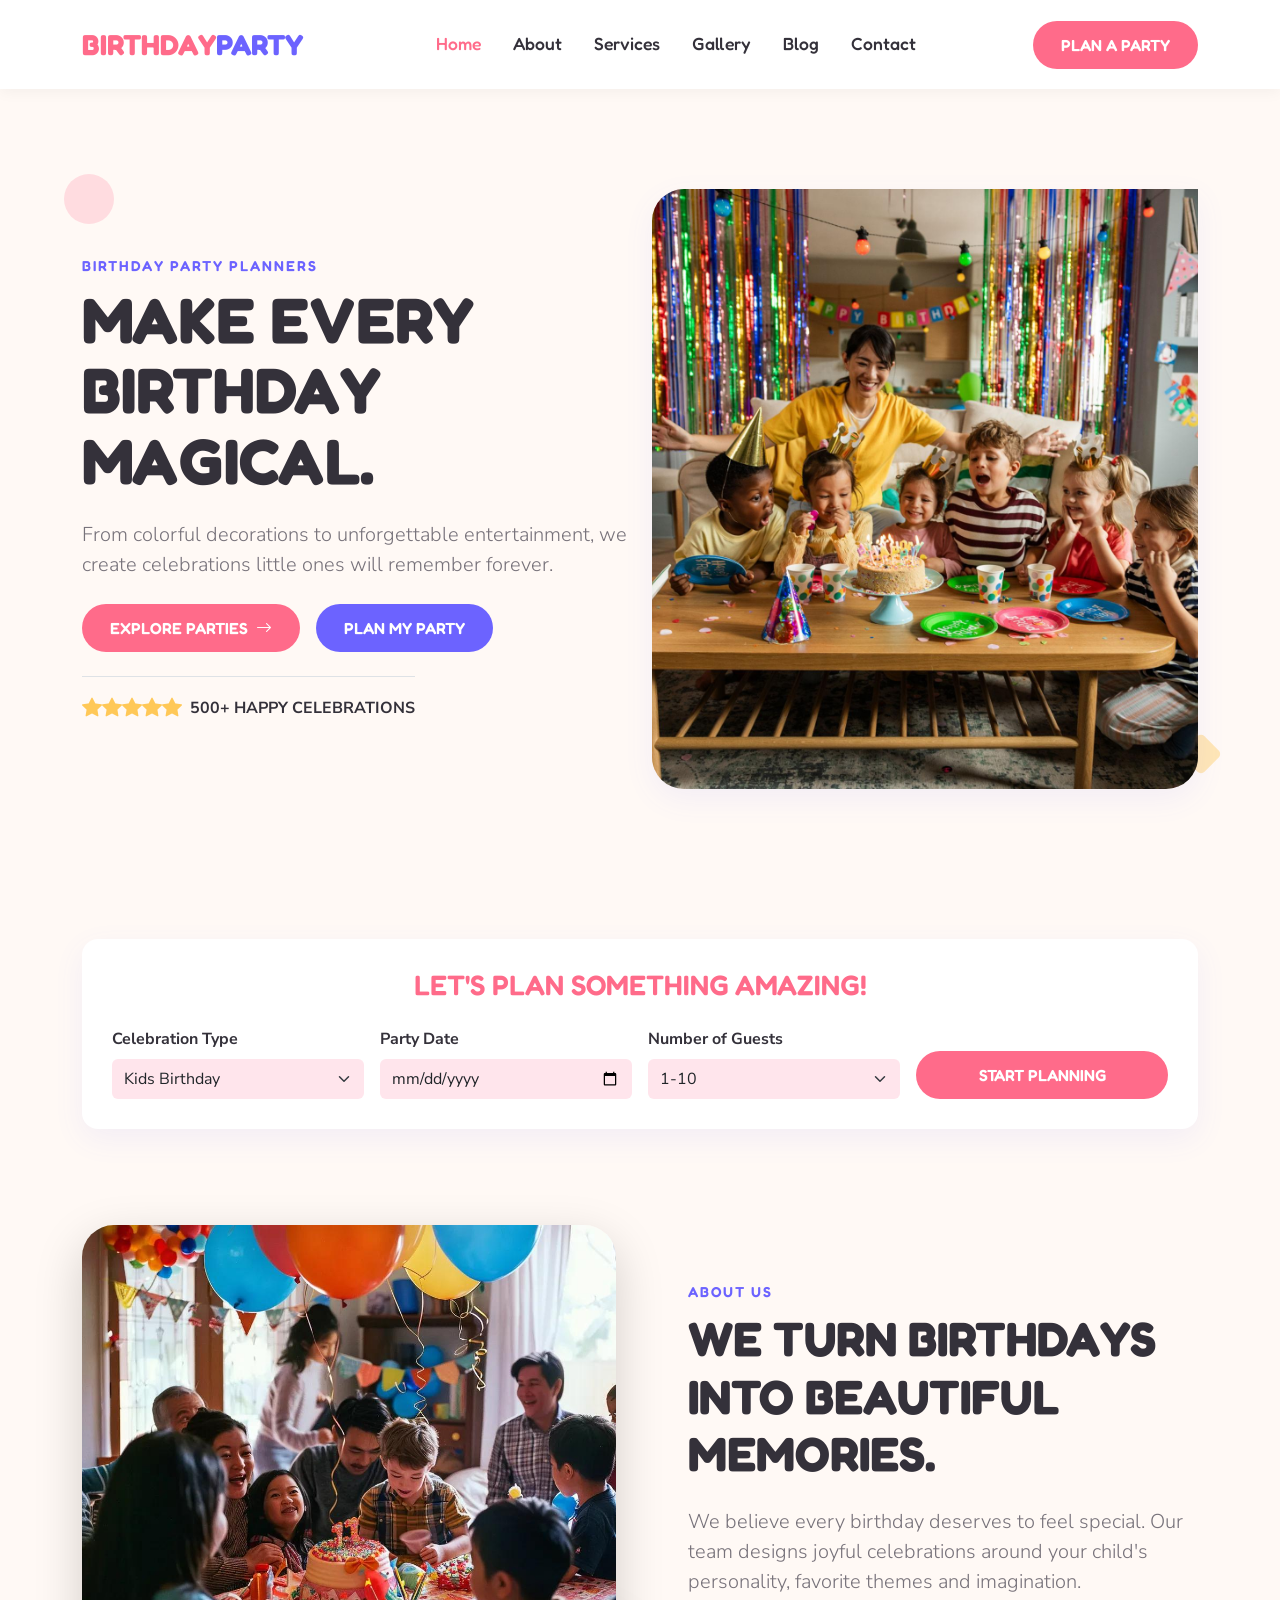
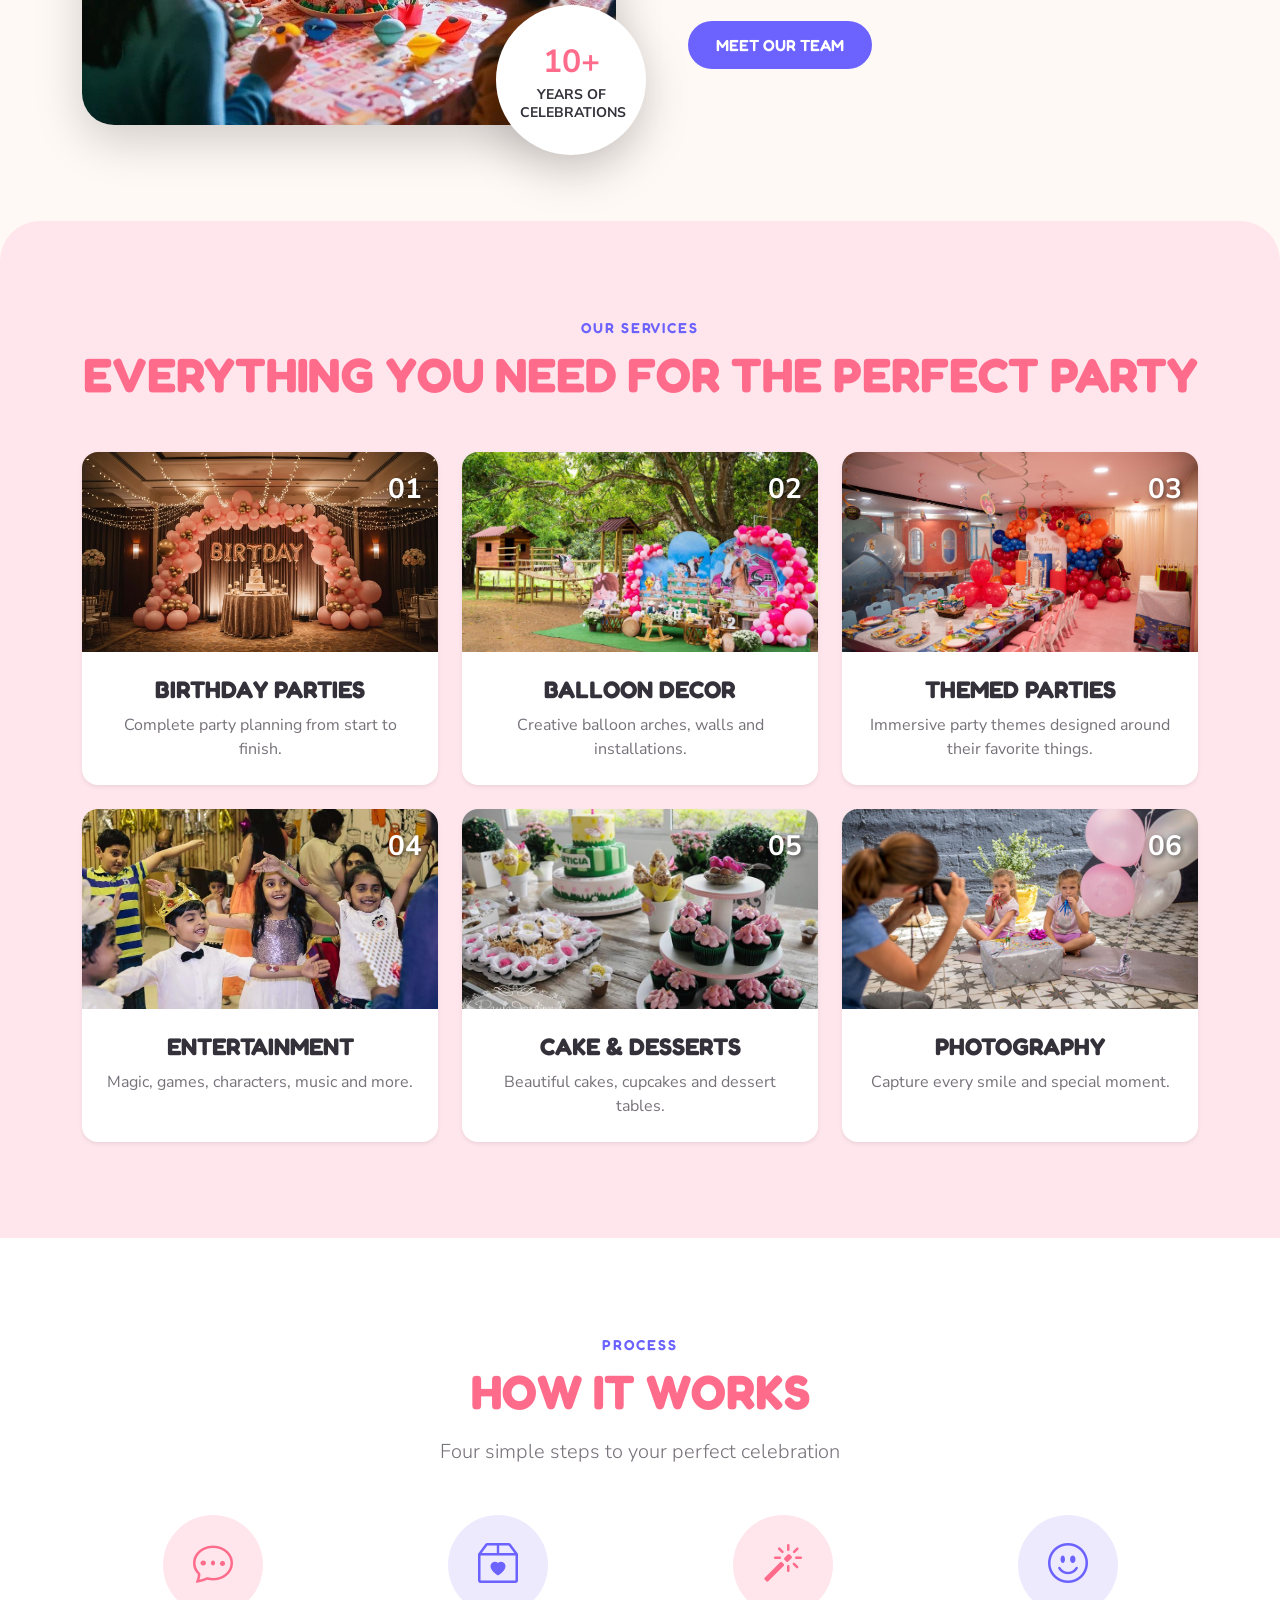
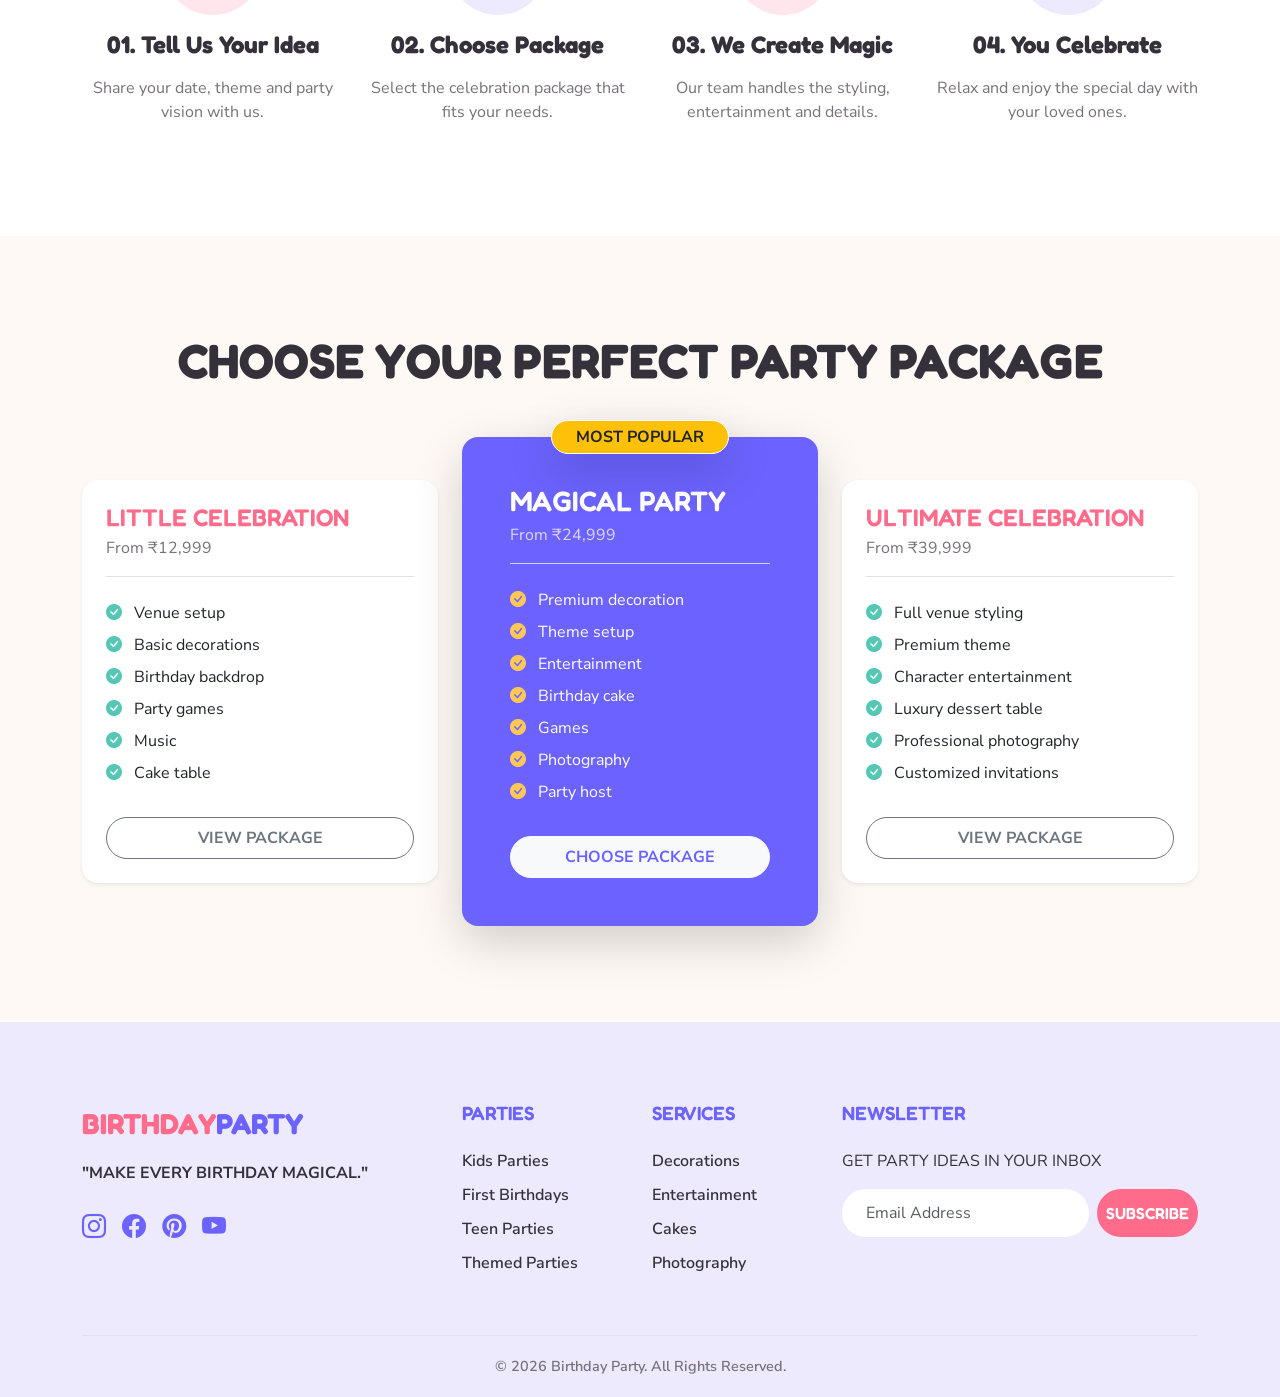
<file: index.html>
﻿<!DOCTYPE html>
<html lang="en">

<head>
    <meta charset="UTF-8">
    <meta name="viewport" content="width=device-width, initial-scale=1.0">
    <meta name="description"
        content="Plan a magical birthday celebration with themed parties, balloon decorations, entertainment, venues and custom birthday packages.">
    <title>Birthday Party Planner | Kids Parties, Themes & Decorations</title>

    <!-- Favicon -->
    <link rel="icon"
        href="data:image/svg+xml,<svg xmlns=%22http://www.w3.org/2000/svg%22 viewBox=%220 0 100 100%22><text y=%22.9em%22 font-size=%2290%22>🎈</text></svg>">

    <!-- Bootstrap 5 CSS -->
    <link href="https://cdn.jsdelivr.net/npm/bootstrap@5.3.2/dist/css/bootstrap.min.css" rel="stylesheet">
    <!-- Bootstrap Icons -->
    <link rel="stylesheet" href="https://cdn.jsdelivr.net/npm/bootstrap-icons@1.11.1/font/bootstrap-icons.css">

    <!-- Custom CSS -->
    <link rel="stylesheet" href="assets/css/style.css">
    <link rel="stylesheet" href="assets/css/responsive.css">
</head>

<body>

    <!-- Header -->
    <header class="site-header">
        <div class="container">
            <nav class="navbar navbar-expand-lg navbar-light">
                <a class="navbar-brand" href="index.html">BIRTHDAY<span>PARTY</span></a>

                <button class="navbar-toggler border-0" type="button" data-bs-toggle="collapse"
                    data-bs-target="#mainNav" aria-controls="mainNav" aria-expanded="false"
                    aria-label="Toggle navigation">
                    <span class="navbar-toggler-icon"></span>
                </button>

                <div class="collapse navbar-collapse" id="mainNav">
                    <ul class="navbar-nav mx-auto mb-2 mb-lg-0">
                        <li class="nav-item"><a class="nav-link active" href="index.html">Home</a></li>
                        <li class="nav-item"><a class="nav-link" href="about.html">About</a></li>
                        <li class="nav-item"><a class="nav-link" href="parties.html">Services</a></li>
                        <li class="nav-item"><a class="nav-link" href="gallery.html">Gallery</a></li>
                        <li class="nav-item"><a class="nav-link" href="blog.html">Blog</a></li>
                        <li class="nav-item"><a class="nav-link" href="contact.html">Contact</a></li>
                    </ul>
                    <a href="booking.html" class="btn-primary-custom btn-confetti">PLAN A PARTY</a>
                </div>
            </nav>
        </div>
    </header>

    <!-- Hero Section -->
    <section class="hero-section">
        <!-- Abstract CSS Shapes simulating balloons/confetti -->
        <div class="shape shape-1"
            style="width:50px;height:50px;background:var(--primary);border-radius:50%;opacity:0.2;"></div>
        <div class="shape shape-2"
            style="width:30px;height:30px;background:var(--accent);border-radius:5px;transform:rotate(45deg);opacity:0.4;">
        </div>
        <div class="shape shape-3"
            style="width:80px;height:80px;background:var(--accent2);border-radius:50%;opacity:0.15;"></div>

        <div class="container">
            <div class="row align-items-center">
                <div class="col-lg-6 mb-5 mb-lg-0 reveal">
                    <span class="eyebrow">BIRTHDAY PARTY PLANNERS</span>
                    <h1 class="heading-lg">MAKE EVERY BIRTHDAY MAGICAL.</h1>
                    <p class="lead text-muted-color my-4">From colorful decorations to unforgettable entertainment, we
                        create celebrations little ones will remember forever.</p>
                    <div class="d-flex flex-wrap gap-3">
                        <a href="parties.html" class="btn-primary-custom btn-confetti">EXPLORE PARTIES <i
                                class="bi bi-arrow-right"></i></a>
                        <a href="booking.html" class="btn-secondary-custom btn-confetti">PLAN MY PARTY</a>
                    </div>
                    <div class="mt-4 pt-3 border-top d-inline-block">
                        <div class="d-flex align-items-center gap-2">
                            <div class="text-accent fs-5">
                                <i class="bi bi-star-fill"></i><i class="bi bi-star-fill"></i><i
                                    class="bi bi-star-fill"></i><i class="bi bi-star-fill"></i><i
                                    class="bi bi-star-fill"></i>
                            </div>
                            <span class="fw-bold">500+ HAPPY CELEBRATIONS</span>
                        </div>
                    </div>
                </div>
                <div class="col-lg-6 reveal" style="transition-delay: 0.2s;">
                    <div class="hero-img-wrapper">
                        <!-- Using Unsplash for professional birthday photography -->
                        <img src="assets/images/home-hero.jpg" alt="Happy children at a birthday party">
                    </div>
                </div>
            </div>
        </div>
    </section>

    <!-- Search/Booking Card -->
    <div class="container">
        <div class="search-card reveal">
            <h3 class="text-center mb-4 text-primary-color">LET'S PLAN SOMETHING AMAZING!</h3>
            <form action="booking.html" method="GET" class="row g-3">
                <div class="col-md-3">
                    <label class="form-label fw-bold">Celebration Type</label>
                    <select class="form-select border-0 bg-light-pink py-2">
                        <option>Kids Birthday</option>
                        <option>First Birthday</option>
                        <option>Teen Party</option>
                    </select>
                </div>
                <div class="col-md-3">
                    <label class="form-label fw-bold">Party Date</label>
                    <input type="date" class="form-control border-0 bg-light-pink py-2">
                </div>
                <div class="col-md-3">
                    <label class="form-label fw-bold">Number of Guests</label>
                    <select class="form-select border-0 bg-light-pink py-2">
                        <option>1-10</option>
                        <option>10-20</option>
                        <option>20-50</option>
                        <option>50+</option>
                    </select>
                </div>
                <div class="col-md-3 d-flex align-items-end">
                    <button type="submit" class="btn-primary-custom w-100 btn-confetti">START PLANNING</button>
                </div>
            </form>
        </div>
    </div>

    <!-- About Section -->
    <section class="py-5 my-5">
        <div class="container">
            <div class="row align-items-center g-5">
                <div class="col-lg-6 reveal">
                    <div class="position-relative">
                        <img src="assets/images/celeberation.jpg" class="rounded-5 w-100 object-fit-cover shadow-lg"
                            style="height:500px;" alt="Birthday party setup">
                        <div class="position-absolute bottom-0 end-0 bg-white p-4 rounded-circle shadow-lg text-center d-flex flex-column justify-content-center"
                            style="width: 150px; height: 150px; transform: translate(20%, 20%);">
                            <span class="fs-2 fw-bold text-primary-color">10+</span>
                            <span class="small fw-bold lh-sm">YEARS OF<br>CELEBRATIONS</span>
                        </div>
                    </div>
                </div>
                <div class="col-lg-6 ps-lg-5 reveal" style="transition-delay: 0.2s;">
                    <span class="eyebrow">ABOUT US</span>
                    <h2 class="display-5 fw-bold mb-4">WE TURN BIRTHDAYS INTO BEAUTIFUL MEMORIES.</h2>
                    <p class="lead text-muted-color mb-4">We believe every birthday deserves to feel special. Our team
                        designs joyful celebrations around your child's personality, favorite themes and imagination.
                    </p>
                    <a href="about.html" class="btn-secondary-custom">MEET OUR TEAM</a>
                </div>
            </div>
        </div>
    </section>

    <!-- Services -->
    <section class="py-5 bg-light-pink" style="border-radius: 40px 40px 0 0;">
        <div class="container py-5">
            <div class="text-center mb-5 reveal">
                <span class="eyebrow text-secondary-color">OUR SERVICES</span>
                <h2 class="display-5 fw-bold text-primary-color">EVERYTHING YOU NEED FOR THE PERFECT PARTY</h2>
            </div>
            <div class="row g-4 text-center">
                <!-- Card 1 -->
                <div class="col-md-6 col-lg-4 reveal">
                    <a href="parties.html" class="text-decoration-none text-dark">
                        <div
                            class="card border-0 shadow-sm rounded-4 overflow-hidden h-100 service-card text-center p-0">
                            <img src="assets/images/home-img1.jpg" class="card-img-top"
                                style="height:200px; object-fit:cover;" alt="Birthday Parties">
                            <div class="position-absolute top-0 end-0 p-3 fw-bold fs-3 text-white shadow-text"
                                style="text-shadow: 2px 2px 4px rgba(0,0,0,0.5);">01</div>
                            <div class="card-body p-4">
                                <h4 class="fw-bold mb-2">BIRTHDAY PARTIES</h4>
                                <p class="text-muted-color mb-0">Complete party planning from start to finish.</p>
                            </div>
                        </div>
                    </a>
                </div>
                <!-- Card 2 -->
                <div class="col-md-6 col-lg-4 reveal" style="transition-delay: 0.1s;">
                    <a href="decorations.html" class="text-decoration-none text-dark">
                        <div
                            class="card border-0 shadow-sm rounded-4 overflow-hidden h-100 service-card text-center p-0">
                            <img src="assets/images/home-img2.jpg" class="card-img-top"
                                style="height:200px; object-fit:cover;" alt="Balloon Decor">
                            <div class="position-absolute top-0 end-0 p-3 fw-bold fs-3 text-white shadow-text"
                                style="text-shadow: 2px 2px 4px rgba(0,0,0,0.5);">02</div>
                            <div class="card-body p-4">
                                <h4 class="fw-bold mb-2">BALLOON DECOR</h4>
                                <p class="text-muted-color mb-0">Creative balloon arches, walls and installations.</p>
                            </div>
                        </div>
                    </a>
                </div>
                <!-- Card 3 -->
                <div class="col-md-6 col-lg-4 reveal" style="transition-delay: 0.2s;">
                    <a href="themes.html" class="text-decoration-none text-dark">
                        <div
                            class="card border-0 shadow-sm rounded-4 overflow-hidden h-100 service-card text-center p-0">
                            <img src="assets/images/home-img3.jpg" class="card-img-top"
                                style="height:200px; object-fit:cover;" alt="Themed Parties">
                            <div class="position-absolute top-0 end-0 p-3 fw-bold fs-3 text-white shadow-text"
                                style="text-shadow: 2px 2px 4px rgba(0,0,0,0.5);">03</div>
                            <div class="card-body p-4">
                                <h4 class="fw-bold mb-2">THEMED PARTIES</h4>
                                <p class="text-muted-color mb-0">Immersive party themes designed around their favorite
                                    things.</p>
                            </div>
                        </div>
                    </a>
                </div>
                <!-- Card 4 -->
                <div class="col-md-6 col-lg-4 reveal" style="transition-delay: 0.3s;">
                    <a href="entertainment.html" class="text-decoration-none text-dark">
                        <div
                            class="card border-0 shadow-sm rounded-4 overflow-hidden h-100 service-card text-center p-0">
                            <img src="assets/images/home-img4.jpg" class="card-img-top"
                                style="height:200px; object-fit:cover;" alt="Entertainment">
                            <div class="position-absolute top-0 end-0 p-3 fw-bold fs-3 text-white shadow-text"
                                style="text-shadow: 2px 2px 4px rgba(0,0,0,0.5);">04</div>
                            <div class="card-body p-4">
                                <h4 class="fw-bold mb-2">ENTERTAINMENT</h4>
                                <p class="text-muted-color mb-0">Magic, games, characters, music and more.</p>
                            </div>
                        </div>
                    </a>
                </div>
                <!-- Card 5 -->
                <div class="col-md-6 col-lg-4 reveal" style="transition-delay: 0.4s;">
                    <a href="decorations.html" class="text-decoration-none text-dark">
                        <div
                            class="card border-0 shadow-sm rounded-4 overflow-hidden h-100 service-card text-center p-0">
                            <img src="assets/images/home-img5.jpg" class="card-img-top"
                                style="height:200px; object-fit:cover;" alt="Cake & Desserts">
                            <div class="position-absolute top-0 end-0 p-3 fw-bold fs-3 text-white shadow-text"
                                style="text-shadow: 2px 2px 4px rgba(0,0,0,0.5);">05</div>
                            <div class="card-body p-4">
                                <h4 class="fw-bold mb-2">CAKE & DESSERTS</h4>
                                <p class="text-muted-color mb-0">Beautiful cakes, cupcakes and dessert tables.</p>
                            </div>
                        </div>
                    </a>
                </div>
                <!-- Card 6 -->
                <div class="col-md-6 col-lg-4 reveal" style="transition-delay: 0.5s;">
                    <a href="gallery.html" class="text-decoration-none text-dark">
                        <div
                            class="card border-0 shadow-sm rounded-4 overflow-hidden h-100 service-card text-center p-0">
                            <img src="assets/images/home-img6.jpg" class="card-img-top"
                                style="height:200px; object-fit:cover;" alt="Photography">
                            <div class="position-absolute top-0 end-0 p-3 fw-bold fs-3 text-white shadow-text"
                                style="text-shadow: 2px 2px 4px rgba(0,0,0,0.5);">06</div>
                            <div class="card-body p-4">
                                <h4 class="fw-bold mb-2">PHOTOGRAPHY</h4>
                                <p class="text-muted-color mb-0">Capture every smile and special moment.</p>
                            </div>
                        </div>
                    </a>
                </div>
            </div>
        </div>
    </section>

    <!-- How It Works Section -->
    <section class="py-5 bg-white">
        <div class="container py-5">
            <div class="text-center mb-5 reveal">
                <span class="eyebrow text-secondary-color">PROCESS</span>
                <h2 class="display-5 fw-bold text-primary-color">HOW IT WORKS</h2>
                <p class="lead text-muted-color mt-3">Four simple steps to your perfect celebration</p>
            </div>
            <div class="row g-4 position-relative">
                <div class="col-md-3 text-center reveal">
                    <div class="service-icon mb-3 mx-auto"
                        style="width: 100px; height: 100px; font-size: 2.5rem; background: var(--light-pink);"><i
                            class="bi bi-chat-dots text-primary-color"></i></div>
                    <h4 class="fw-bold">01. Tell Us Your Idea</h4>
                    <p class="text-muted-color">Share your date, theme and party vision with us.</p>
                </div>
                <div class="col-md-3 text-center reveal" style="transition-delay: 0.1s;">
                    <div class="service-icon mb-3 mx-auto"
                        style="width: 100px; height: 100px; font-size: 2.5rem; background: var(--light-purple);"><i
                            class="bi bi-box2-heart text-secondary-color"></i></div>
                    <h4 class="fw-bold">02. Choose Package</h4>
                    <p class="text-muted-color">Select the celebration package that fits your needs.</p>
                </div>
                <div class="col-md-3 text-center reveal" style="transition-delay: 0.2s;">
                    <div class="service-icon mb-3 mx-auto"
                        style="width: 100px; height: 100px; font-size: 2.5rem; background: var(--light-pink);"><i
                            class="bi bi-magic text-primary-color"></i></div>
                    <h4 class="fw-bold">03. We Create Magic</h4>
                    <p class="text-muted-color">Our team handles the styling, entertainment and details.</p>
                </div>
                <div class="col-md-3 text-center reveal" style="transition-delay: 0.3s;">
                    <div class="service-icon mb-3 mx-auto"
                        style="width: 100px; height: 100px; font-size: 2.5rem; background: var(--light-purple);"><i
                            class="bi bi-emoji-smile text-secondary-color"></i></div>
                    <h4 class="fw-bold">04. You Celebrate</h4>
                    <p class="text-muted-color">Relax and enjoy the special day with your loved ones.</p>
                </div>
            </div>
        </div>
    </section>

    <!-- Packages Section -->
    <section class="py-5 my-5">
        <div class="container">
            <div class="text-center mb-5 reveal">
                <h2 class="display-5 fw-bold">CHOOSE YOUR PERFECT PARTY PACKAGE</h2>
            </div>
            <div class="row align-items-center g-4">
                <!-- Package 1 -->
                <div class="col-lg-4 reveal">
                    <div class="card border-0 shadow-sm p-4 rounded-4" style="background: var(--white);">
                        <h4 class="mb-1 text-primary-color">LITTLE CELEBRATION</h4>
                        <p class="text-muted-color border-bottom pb-3 mb-4">From ₹12,999</p>
                        <ul class="list-unstyled mb-4">
                            <li class="mb-2"><i class="bi bi-check-circle-fill text-accent2 me-2"></i> Venue setup</li>
                            <li class="mb-2"><i class="bi bi-check-circle-fill text-accent2 me-2"></i> Basic decorations
                            </li>
                            <li class="mb-2"><i class="bi bi-check-circle-fill text-accent2 me-2"></i> Birthday backdrop
                            </li>
                            <li class="mb-2"><i class="bi bi-check-circle-fill text-accent2 me-2"></i> Party games</li>
                            <li class="mb-2"><i class="bi bi-check-circle-fill text-accent2 me-2"></i> Music</li>
                            <li class="mb-2"><i class="bi bi-check-circle-fill text-accent2 me-2"></i> Cake table</li>
                        </ul>
                        <a href="#" class="btn btn-outline-secondary rounded-pill fw-bold w-100 py-2">VIEW PACKAGE</a>
                    </div>
                </div>

                <!-- Package 2 (Highlighted) -->
                <div class="col-lg-4 reveal" style="transition-delay: 0.1s;">
                    <div class="card border-0 shadow-lg p-5 rounded-4 position-relative"
                        style="background: var(--secondary); color: var(--white);">
                        <span
                            class="position-absolute top-0 start-50 translate-middle badge rounded-pill bg-warning text-dark px-4 py-2 fs-6 fw-bold shadow-lg border border-white">
                            MOST POPULAR
                        </span>
                        <h3 class="mb-1 text-white">MAGICAL PARTY</h3>
                        <p class="border-bottom border-light pb-3 mb-4 opacity-75">From ₹24,999</p>
                        <ul class="list-unstyled mb-4">
                            <li class="mb-2"><i class="bi bi-check-circle-fill text-accent me-2"></i> Premium decoration
                            </li>
                            <li class="mb-2"><i class="bi bi-check-circle-fill text-accent me-2"></i> Theme setup</li>
                            <li class="mb-2"><i class="bi bi-check-circle-fill text-accent me-2"></i> Entertainment</li>
                            <li class="mb-2"><i class="bi bi-check-circle-fill text-accent me-2"></i> Birthday cake</li>
                            <li class="mb-2"><i class="bi bi-check-circle-fill text-accent me-2"></i> Games</li>
                            <li class="mb-2"><i class="bi bi-check-circle-fill text-accent me-2"></i> Photography</li>
                            <li class="mb-2"><i class="bi bi-check-circle-fill text-accent me-2"></i> Party host</li>
                        </ul>
                        <a href="#" class="btn btn-light rounded-pill fw-bold w-100 py-2 text-secondary-color">CHOOSE
                            PACKAGE</a>
                    </div>
                </div>

                <!-- Package 3 -->
                <div class="col-lg-4 reveal" style="transition-delay: 0.2s;">
                    <div class="card border-0 shadow-sm p-4 rounded-4" style="background: var(--white);">
                        <h4 class="mb-1 text-primary-color">ULTIMATE CELEBRATION</h4>
                        <p class="text-muted-color border-bottom pb-3 mb-4">From ₹39,999</p>
                        <ul class="list-unstyled mb-4">
                            <li class="mb-2"><i class="bi bi-check-circle-fill text-accent2 me-2"></i> Full venue
                                styling</li>
                            <li class="mb-2"><i class="bi bi-check-circle-fill text-accent2 me-2"></i> Premium theme
                            </li>
                            <li class="mb-2"><i class="bi bi-check-circle-fill text-accent2 me-2"></i> Character
                                entertainment</li>
                            <li class="mb-2"><i class="bi bi-check-circle-fill text-accent2 me-2"></i> Luxury dessert
                                table</li>
                            <li class="mb-2"><i class="bi bi-check-circle-fill text-accent2 me-2"></i> Professional
                                photography</li>
                            <li class="mb-2"><i class="bi bi-check-circle-fill text-accent2 me-2"></i> Customized
                                invitations</li>
                        </ul>
                        <a href="#" class="btn btn-outline-secondary rounded-pill fw-bold w-100 py-2">VIEW PACKAGE</a>
                    </div>
                </div>
            </div>
        </div>
    </section>

    <!-- Footer -->
    <footer class="site-footer">
        <div class="container">
            <div class="row g-4">
                <div class="col-12 col-lg-4 mb-4 mb-lg-0">
                    <a class="navbar-brand d-block mb-3" href="index.html">BIRTHDAY<span>PARTY</span></a>
                    <p class="fw-bold mb-4">"MAKE EVERY BIRTHDAY MAGICAL."</p>
                    <div class="d-flex gap-3 fs-4">
                        <a href="#" class="text-secondary-color hover-primary"><i class="bi bi-instagram"></i></a>
                        <a href="#" class="text-secondary-color hover-primary"><i class="bi bi-facebook"></i></a>
                        <a href="#" class="text-secondary-color hover-primary"><i class="bi bi-pinterest"></i></a>
                        <a href="#" class="text-secondary-color hover-primary"><i class="bi bi-youtube"></i></a>
                    </div>
                </div>
                <div class="col-12 col-lg-2 mb-4 mb-lg-0 footer-widget">
                    <h4>PARTIES</h4>
                    <ul class="footer-links">
                        <li><a href="parties.html">Kids Parties</a></li>
                        <li><a href="parties.html">First Birthdays</a></li>
                        <li><a href="parties.html">Teen Parties</a></li>
                        <li><a href="themes.html">Themed Parties</a></li>
                    </ul>
                </div>
                <div class="col-12 col-lg-2 mb-4 mb-lg-0 footer-widget">
                    <h4>SERVICES</h4>
                    <ul class="footer-links">
                        <li><a href="decorations.html">Decorations</a></li>
                        <li><a href="entertainment.html">Entertainment</a></li>
                        <li><a href="decorations.html">Cakes</a></li>
                        <li><a href="gallery.html">Photography</a></li>
                    </ul>
                </div>
                <div class="col-12 col-lg-4 footer-widget">
                    <h4>NEWSLETTER</h4>
                    <p>GET PARTY IDEAS IN YOUR INBOX</p>
                    <form class="d-flex gap-2">
                        <input type="email" class="form-control rounded-pill border-0 px-4" placeholder="Email Address">
                        <button class="btn btn-primary-custom px-4" type="submit">SUBSCRIBE</button>
                    </form>
                </div>
            </div>
            <div class="footer-bottom d-flex flex-column flex-md-row justify-content-center align-items-center">
                <p class="mb-0 text-muted-color">&copy; 2026 Birthday Party. All Rights Reserved.</p>
            </div>
        </div>
    </footer>

    <!-- Scroll to Top Button -->
    <button id="scrollTopBtn" class="scroll-top-btn"><i class="bi bi-arrow-up"></i></button>

    <!-- Bootstrap Bundle JS -->
    <script src="https://cdn.jsdelivr.net/npm/bootstrap@5.3.2/dist/js/bootstrap.bundle.min.js"></script>
    <!-- Custom JS -->
    <script src="assets/js/main.js"></script>
</body>

</html>
</file>
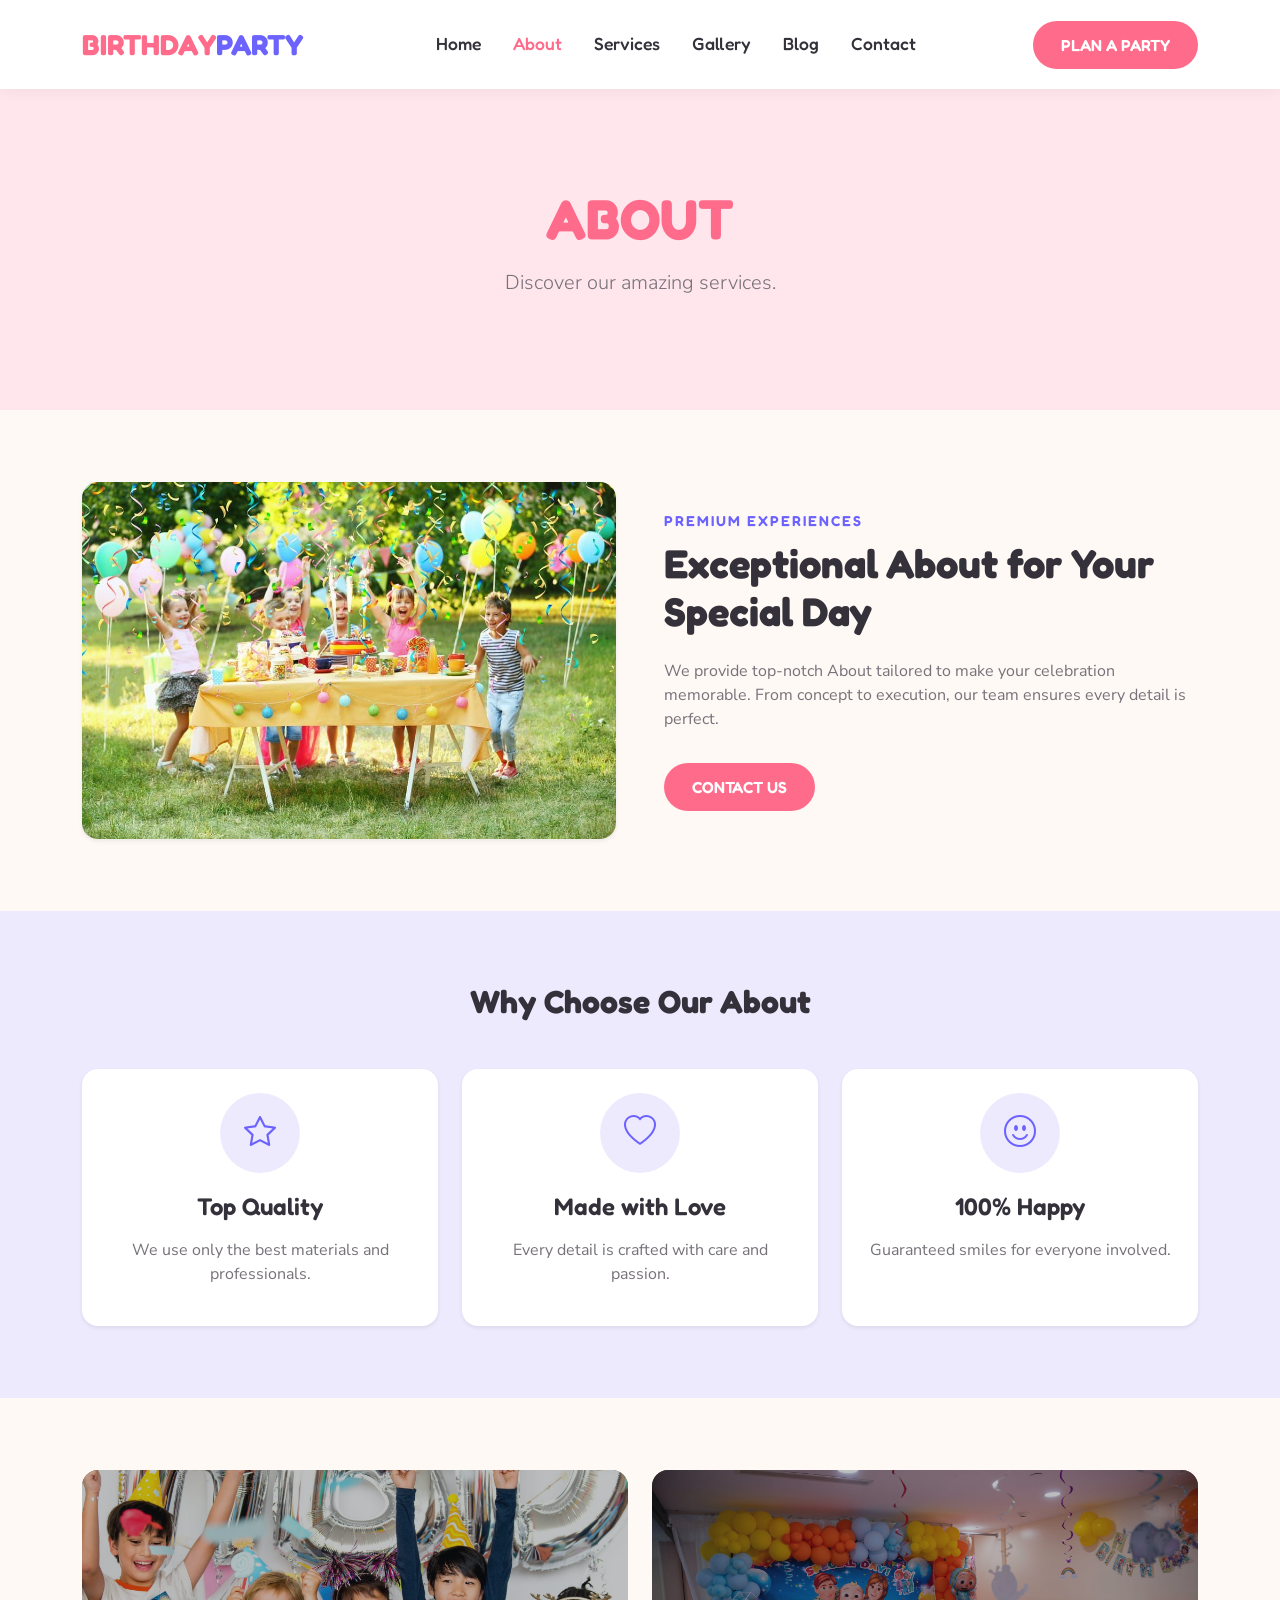
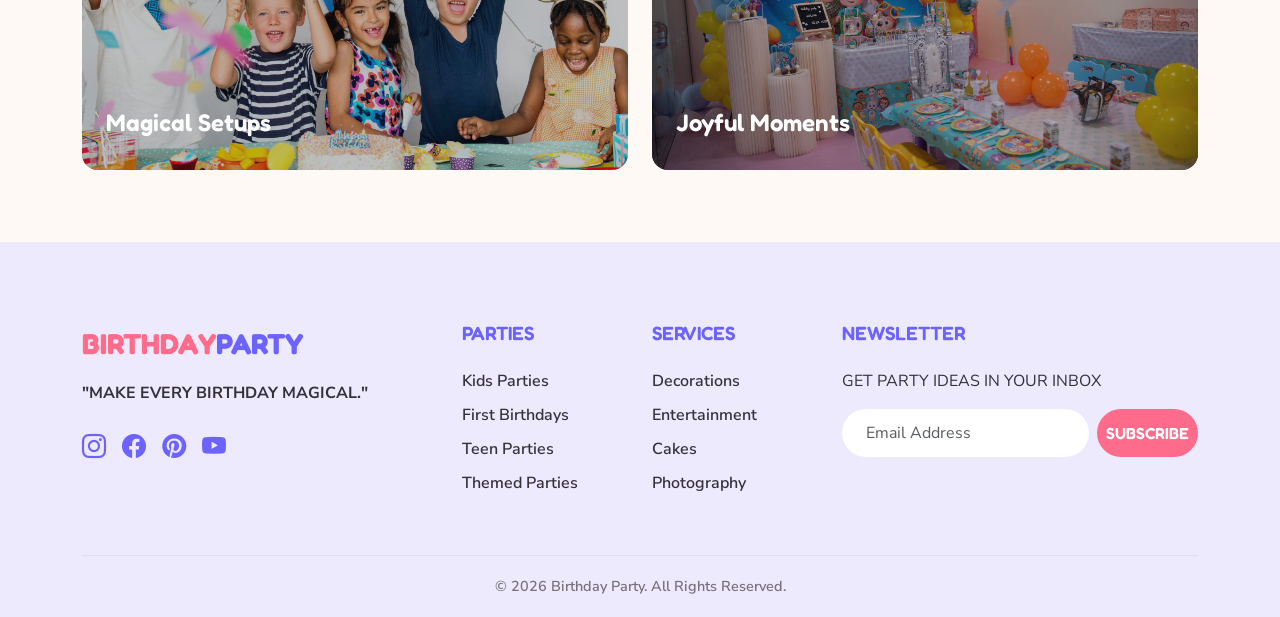
<file: about.html>
﻿<!DOCTYPE html>
<html lang="en">

<head>
    <meta charset="UTF-8">
    <meta name="viewport" content="width=device-width, initial-scale=1.0">
    <meta name="description"
        content="Plan a magical birthday celebration with themed parties, balloon decorations, entertainment, venues and custom birthday packages.">
    <title>Birthday Party Planner | Kids Parties, Themes & Decorations</title>

    <!-- Favicon -->
    <link rel="icon"
        href="data:image/svg+xml,<svg xmlns=%22http://www.w3.org/2000/svg%22 viewBox=%220 0 100 100%22><text y=%22.9em%22 font-size=%2290%22>🎈</text></svg>">

    <!-- Bootstrap 5 CSS -->
    <link href="https://cdn.jsdelivr.net/npm/bootstrap@5.3.2/dist/css/bootstrap.min.css" rel="stylesheet">
    <!-- Bootstrap Icons -->
    <link rel="stylesheet" href="https://cdn.jsdelivr.net/npm/bootstrap-icons@1.11.1/font/bootstrap-icons.css">

    <!-- Custom CSS -->
    <link rel="stylesheet" href="assets/css/style.css">
    <link rel="stylesheet" href="assets/css/responsive.css">
</head>

<body>



    <!-- Header -->
    <header class="site-header">
        <div class="container">
            <nav class="navbar navbar-expand-lg navbar-light">
                <a class="navbar-brand" href="index.html">BIRTHDAY<span>PARTY</span></a>

                <button class="navbar-toggler border-0" type="button" data-bs-toggle="collapse"
                    data-bs-target="#mainNav" aria-controls="mainNav" aria-expanded="false"
                    aria-label="Toggle navigation">
                    <span class="navbar-toggler-icon"></span>
                </button>

                <div class="collapse navbar-collapse" id="mainNav">
                    <ul class="navbar-nav mx-auto mb-2 mb-lg-0">
                        <li class="nav-item"><a class="nav-link " href="index.html">Home</a></li>
                        <li class="nav-item"><a class="nav-link active" href="about.html">About</a></li>
                        <li class="nav-item"><a class="nav-link" href="parties.html">Services</a></li>
                        <li class="nav-item"><a class="nav-link" href="gallery.html">Gallery</a></li>
                        <li class="nav-item"><a class="nav-link" href="blog.html">Blog</a></li>
                        <li class="nav-item"><a class="nav-link" href="contact.html">Contact</a></li>
                    </ul>
                    <a href="booking.html" class="btn-primary-custom btn-confetti">PLAN A PARTY</a>
                </div>
            </nav>
        </div>
    </header>
    <!-- Page Hero -->
    <section class="py-5 bg-light-pink text-center reveal">
        <div class="container py-5">
            <h1 class="display-4 fw-bold text-primary-color text-uppercase">About</h1>
            <p class="lead text-muted-color">Discover our amazing services.</p>
        </div>
    </section>

    <!-- Section 1: Intro -->
    <section class="py-5 my-4 reveal">
        <div class="container">
            <div class="row align-items-center g-5">
                <div class="col-lg-6">
                    <img src="assets/images/abt-img.jpg" class="img-fluid rounded-4 shadow-sm" alt="About">
                </div>
                <div class="col-lg-6">
                    <span class="eyebrow">PREMIUM EXPERIENCES</span>
                    <h2 class="display-6 fw-bold mb-4">Exceptional About for Your Special Day</h2>
                    <p class="text-muted-color">We provide top-notch About tailored to make your celebration memorable.
                        From concept to execution, our team ensures every detail is perfect.</p>
                    <a href="contact.html" class="btn-primary-custom mt-3">CONTACT US</a>
                </div>
            </div>
        </div>
    </section>

    <!-- Section 2: Features -->
    <section class="py-5 bg-light-purple reveal">
        <div class="container py-4">
            <div class="text-center mb-5">
                <h2 class="fw-bold">Why Choose Our About</h2>
            </div>
            <div class="row g-4 text-center">
                <div class="col-md-4">
                    <div class="bg-white p-4 rounded-4 shadow-sm h-100 service-card">
                        <div class="service-icon"><i class="bi bi-star"></i></div>
                        <h4>Top Quality</h4>
                        <p class="text-muted-color">We use only the best materials and professionals.</p>
                    </div>
                </div>
                <div class="col-md-4">
                    <div class="bg-white p-4 rounded-4 shadow-sm h-100 service-card">
                        <div class="service-icon"><i class="bi bi-heart"></i></div>
                        <h4>Made with Love</h4>
                        <p class="text-muted-color">Every detail is crafted with care and passion.</p>
                    </div>
                </div>
                <div class="col-md-4">
                    <div class="bg-white p-4 rounded-4 shadow-sm h-100 service-card">
                        <div class="service-icon"><i class="bi bi-emoji-smile"></i></div>
                        <h4>100% Happy</h4>
                        <p class="text-muted-color">Guaranteed smiles for everyone involved.</p>
                    </div>
                </div>
            </div>
        </div>
    </section>

    <!-- Section 3: Gallery/Grid -->
    <section class="py-5 my-4 reveal">
        <div class="container">
            <div class="row g-4">
                <div class="col-md-6">
                    <div class="card border-0 bg-dark text-white rounded-4 overflow-hidden">
                        <img src="assets/images/abt1.jpg" class="card-img"
                            style="height:300px; object-fit:cover; opacity: 0.7;" alt="...">
                        <div class="card-img-overlay d-flex flex-column justify-content-end p-4">
                            <h4 class="card-title text-white">Magical Setups</h4>
                        </div>
                    </div>
                </div>
                <div class="col-md-6">
                    <div class="card border-0 bg-dark text-white rounded-4 overflow-hidden">
                        <img src="assets/images/abt2.jpg" class="card-img"
                            style="height:300px; object-fit:cover; opacity: 0.7;" alt="...">
                        <div class="card-img-overlay d-flex flex-column justify-content-end p-4">
                            <h4 class="card-title text-white">Joyful Moments</h4>
                        </div>
                    </div>
                </div>
            </div>
        </div>
    </section>
    <footer class="site-footer">
        <div class="container">
            <div class="row g-4">
                <div class="col-12 col-lg-4 mb-4 mb-lg-0">
                    <a class="navbar-brand d-block mb-3" href="index.html">BIRTHDAY<span>PARTY</span></a>
                    <p class="fw-bold mb-4">"MAKE EVERY BIRTHDAY MAGICAL."</p>
                    <div class="d-flex gap-3 fs-4">
                        <a href="#" class="text-secondary-color hover-primary"><i class="bi bi-instagram"></i></a>
                        <a href="#" class="text-secondary-color hover-primary"><i class="bi bi-facebook"></i></a>
                        <a href="#" class="text-secondary-color hover-primary"><i class="bi bi-pinterest"></i></a>
                        <a href="#" class="text-secondary-color hover-primary"><i class="bi bi-youtube"></i></a>
                    </div>
                </div>
                <div class="col-12 col-lg-2 mb-4 mb-lg-0 footer-widget">
                    <h4>PARTIES</h4>
                    <ul class="footer-links">
                        <li><a href="parties.html">Kids Parties</a></li>
                        <li><a href="parties.html">First Birthdays</a></li>
                        <li><a href="parties.html">Teen Parties</a></li>
                        <li><a href="themes.html">Themed Parties</a></li>
                    </ul>
                </div>
                <div class="col-12 col-lg-2 mb-4 mb-lg-0 footer-widget">
                    <h4>SERVICES</h4>
                    <ul class="footer-links">
                        <li><a href="decorations.html">Decorations</a></li>
                        <li><a href="entertainment.html">Entertainment</a></li>
                        <li><a href="decorations.html">Cakes</a></li>
                        <li><a href="gallery.html">Photography</a></li>
                    </ul>
                </div>
                <div class="col-12 col-lg-4 footer-widget">
                    <h4>NEWSLETTER</h4>
                    <p>GET PARTY IDEAS IN YOUR INBOX</p>
                    <form class="d-flex gap-2">
                        <input type="email" class="form-control rounded-pill border-0 px-4" placeholder="Email Address">
                        <button class="btn btn-primary-custom px-4" type="submit">SUBSCRIBE</button>
                    </form>
                </div>
            </div>
            <div class="footer-bottom d-flex flex-column flex-md-row justify-content-center align-items-center">
                <p class="mb-0 text-muted-color">&copy; 2026 Birthday Party. All Rights Reserved.</p>
            </div>
        </div>
    </footer>

    <!-- Scroll to Top Button -->
    <button id="scrollTopBtn" class="scroll-top-btn"><i class="bi bi-arrow-up"></i></button>

    <!-- Bootstrap Bundle JS -->
    <script src="https://cdn.jsdelivr.net/npm/bootstrap@5.3.2/dist/js/bootstrap.bundle.min.js"></script>
    <!-- Custom JS -->
    <script src="assets/js/main.js"></script>
</body>

</html>
</file>
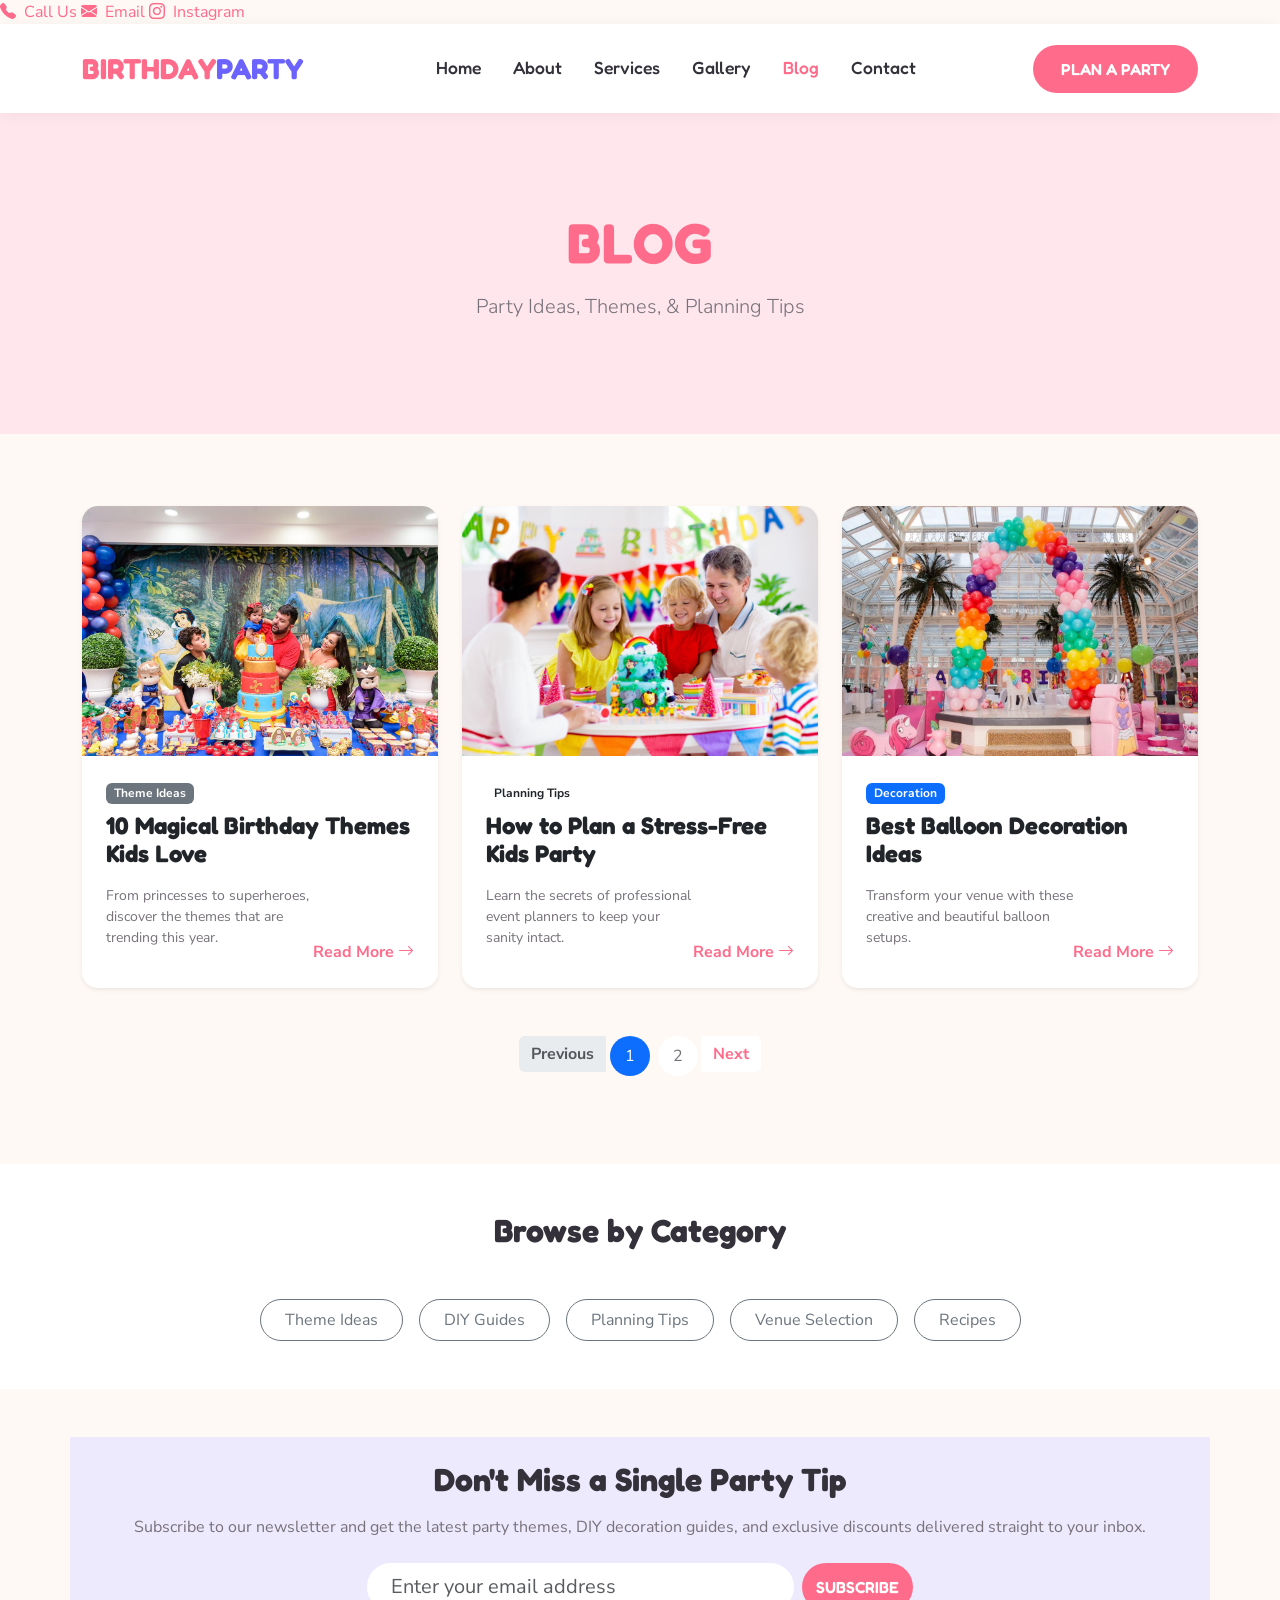
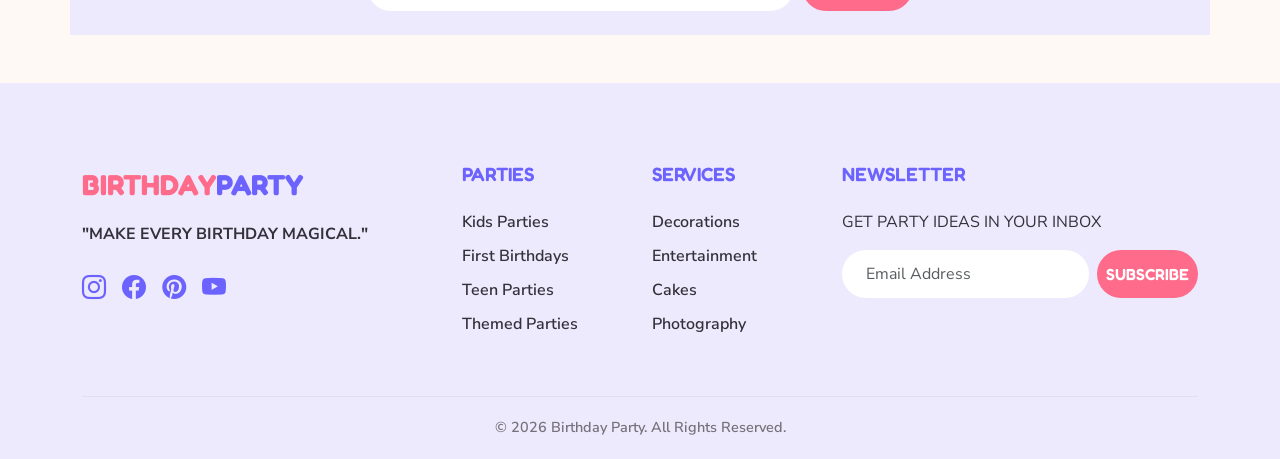
<file: blog.html>
﻿<!DOCTYPE html>
<html lang="en">

<head>
    <meta charset="UTF-8">
    <meta name="viewport" content="width=device-width, initial-scale=1.0">
    <meta name="description"
        content="Plan a magical birthday celebration with themed parties, balloon decorations, entertainment, venues and custom birthday packages.">
    <title>Birthday Party Planner | Kids Parties, Themes & Decorations</title>

    <!-- Favicon -->
    <link rel="icon"
        href="data:image/svg+xml,<svg xmlns=%22http://www.w3.org/2000/svg%22 viewBox=%220 0 100 100%22><text y=%22.9em%22 font-size=%2290%22>🎈</text></svg>">

    <!-- Bootstrap 5 CSS -->
    <link href="https://cdn.jsdelivr.net/npm/bootstrap@5.3.2/dist/css/bootstrap.min.css" rel="stylesheet">
    <!-- Bootstrap Icons -->
    <link rel="stylesheet" href="https://cdn.jsdelivr.net/npm/bootstrap-icons@1.11.1/font/bootstrap-icons.css">

    <!-- Custom CSS -->
    <link rel="stylesheet" href="assets/css/style.css">
    <link rel="stylesheet" href="assets/css/responsive.css">
</head>

<body>

    <div class="top-right">
        <a href="tel:+123456789"><i class="bi bi-telephone-fill me-1"></i> Call Us</a>
        <a href="mailto:hello@birthdayparty.com"><i class="bi bi-envelope-fill me-1"></i> Email</a>
        <a href="#"><i class="bi bi-instagram me-1"></i> Instagram</a>
    </div>
    </div>
    </div>

    <!-- Header -->
    <header class="site-header">
        <div class="container">
            <nav class="navbar navbar-expand-lg navbar-light">
                <a class="navbar-brand" href="index.html">BIRTHDAY<span>PARTY</span></a>

                <button class="navbar-toggler border-0" type="button" data-bs-toggle="collapse"
                    data-bs-target="#mainNav" aria-controls="mainNav" aria-expanded="false"
                    aria-label="Toggle navigation">
                    <span class="navbar-toggler-icon"></span>
                </button>

                <div class="collapse navbar-collapse" id="mainNav">
                    <ul class="navbar-nav mx-auto mb-2 mb-lg-0">
                        <li class="nav-item"><a class="nav-link " href="index.html">Home</a></li>
                        <li class="nav-item"><a class="nav-link " href="about.html">About</a></li>
                        <li class="nav-item"><a class="nav-link" href="parties.html">Services</a></li>
                        <li class="nav-item"><a class="nav-link" href="gallery.html">Gallery</a></li>
                        <li class="nav-item"><a class="nav-link active" href="blog.html">Blog</a></li>
                        <li class="nav-item"><a class="nav-link" href="contact.html">Contact</a></li>
                    </ul>
                    <a href="booking.html" class="btn-primary-custom btn-confetti">PLAN A PARTY</a>
                </div>
            </nav>
        </div>
    </header>
    <!-- Page Hero -->
    <section class="py-5 bg-light-pink text-center reveal">
        <div class="container py-5">
            <h1 class="display-4 fw-bold text-primary-color text-uppercase">Blog</h1>
            <p class="lead text-muted-color">Party Ideas, Themes, & Planning Tips</p>
        </div>
    </section>

    <!-- Blog Grid -->
    <section class="py-5 my-4 reveal">
        <div class="container">
            <div class="row g-4">
                <!-- Post 1 -->
                <div class="col-12 col-lg-4">
                    <div class="card border-0 shadow-sm h-100 rounded-4 overflow-hidden service-card p-0 text-start">
                        <img src="assets/images/blog1.jpg" class="card-img-top"
                            style="height: 250px; object-fit: cover;" alt="...">
                        <div class="card-body p-4">
                            <span class="badge bg-secondary mb-2">Theme Ideas</span>
                            <h4 class="card-title fw-bold">10 Magical Birthday Themes Kids Love</h4>
                            <div class="d-flex justify-content-between align-items-end mt-3">
                                <p class="card-text text-muted-color small">From princesses to superheroes, discover the
                                    themes that are trending this year.</p><a href="blog-details.html"
                                    class="fw-bold text-primary-color text-nowrap">Read More <i
                                        class="bi bi-arrow-right"></i></a>
                            </div>
                        </div>
                    </div>
                </div>
                <!-- Post 2 -->
                <div class="col-12 col-lg-4">
                    <div class="card border-0 shadow-sm h-100 rounded-4 overflow-hidden service-card p-0 text-start">
                        <img src="assets/images/blog2.jpg" class="card-img-top"
                            style="height: 250px; object-fit: cover;" alt="...">
                        <div class="card-body p-4">
                            <span class="badge bg-accent text-dark mb-2">Planning Tips</span>
                            <h4 class="card-title fw-bold">How to Plan a Stress-Free Kids Party</h4>
                            <div class="d-flex justify-content-between align-items-end mt-3">
                                <p class="card-text text-muted-color small">Learn the secrets of professional event
                                    planners to keep your sanity intact.</p><a href="blog-details.html"
                                    class="fw-bold text-primary-color text-nowrap">Read More <i
                                        class="bi bi-arrow-right"></i></a>
                            </div>
                        </div>
                    </div>
                </div>
                <!-- Post 3 -->
                <div class="col-12 col-lg-4">
                    <div class="card border-0 shadow-sm h-100 rounded-4 overflow-hidden service-card p-0 text-start">
                        <img src="assets/images/blog3.jpg" class="card-img-top"
                            style="height: 250px; object-fit: cover;" alt="...">
                        <div class="card-body p-4">
                            <span class="badge bg-primary mb-2">Decoration</span>
                            <h4 class="card-title fw-bold">Best Balloon Decoration Ideas</h4>
                            <div class="d-flex justify-content-between align-items-end mt-3">
                                <p class="card-text text-muted-color small">Transform your venue with these creative and
                                    beautiful balloon setups.</p><a href="blog-details.html"
                                    class="fw-bold text-primary-color text-nowrap">Read More <i
                                        class="bi bi-arrow-right"></i></a>
                            </div>
                        </div>
                    </div>
                </div>
            </div>
        </div>

        <!-- Pagination -->
        <nav class="mt-5">
            <ul class="pagination justify-content-center border-0">
                <li class="page-item disabled"><a class="page-link border-0 fw-bold text-muted-color"
                        href="#">Previous</a></li>
                <li class="page-item active"><a class="page-link border-0 bg-primary rounded-circle mx-1"
                        style="width:40px;height:40px;display:flex;align-items:center;justify-content:center;"
                        href="#">1</a></li>
                <li class="page-item"><a class="page-link border-0 text-muted-color rounded-circle mx-1"
                        style="width:40px;height:40px;display:flex;align-items:center;justify-content:center;"
                        href="#">2</a></li>
                <li class="page-item"><a class="page-link border-0 fw-bold text-primary-color" href="#">Next</a>
                </li>
            </ul>

    </section>
    <!-- Popular Categories -->
    <section class="py-5 bg-white reveal">
        <div class="container text-center">
            <h2 class="fw-bold mb-5">Browse by Category</h2>
            <div class="d-flex flex-wrap justify-content-center gap-3">
                <a href="#" class="btn btn-outline-secondary rounded-pill px-4 py-2">Theme Ideas</a>
                <a href="#" class="btn btn-outline-secondary rounded-pill px-4 py-2">DIY Guides</a>
                <a href="#" class="btn btn-outline-secondary rounded-pill px-4 py-2">Planning Tips</a>
                <a href="#" class="btn btn-outline-secondary rounded-pill px-4 py-2">Venue Selection</a>
                <a href="#" class="btn btn-outline-secondary rounded-pill px-4 py-2">Recipes</a>
            </div>
        </div>
    </section>

    <section class="py-5  reveal">
        <div class="container py-4 text-center bg-light-purple">
            <h2 class="fw-bold mb-3">Don't Miss a Single Party Tip</h2>
            <p class="text-muted-color mb-4 max-w-700 mx-auto">Subscribe to our newsletter and get the
                latest party themes, DIY decoration guides, and exclusive discounts delivered straight to
                your inbox.</p>
            <div class="row justify-content-center">
                <div class="col-md-6">
                    <form class="d-flex gap-2">
                        <input type="email" class="form-control form-control-lg rounded-pill border-0 px-4"
                            placeholder="Enter your email address">
                        <button class="btn btn-primary-custom px-4 rounded-pill" type="submit">SUBSCRIBE</button>
                    </form>
                </div>
            </div>
        </div>
    </section>
    <footer class="site-footer">
        <div class="container">
            <div class="row g-4">
                <div class="col-12 col-lg-4 mb-4 mb-lg-0">
                    <a class="navbar-brand d-block mb-3" href="index.html">BIRTHDAY<span>PARTY</span></a>
                    <p class="fw-bold mb-4">"MAKE EVERY BIRTHDAY MAGICAL."</p>
                    <div class="d-flex gap-3 fs-4">
                        <a href="#" class="text-secondary-color hover-primary"><i class="bi bi-instagram"></i></a>
                        <a href="#" class="text-secondary-color hover-primary"><i class="bi bi-facebook"></i></a>
                        <a href="#" class="text-secondary-color hover-primary"><i class="bi bi-pinterest"></i></a>
                        <a href="#" class="text-secondary-color hover-primary"><i class="bi bi-youtube"></i></a>
                    </div>
                </div>
                <div class="col-12 col-lg-2 mb-4 mb-lg-0 footer-widget">
                    <h4>PARTIES</h4>
                    <ul class="footer-links">
                        <li><a href="parties.html">Kids Parties</a></li>
                        <li><a href="parties.html">First Birthdays</a></li>
                        <li><a href="parties.html">Teen Parties</a></li>
                        <li><a href="themes.html">Themed Parties</a></li>
                    </ul>
                </div>
                <div class="col-12 col-lg-2 mb-4 mb-lg-0 footer-widget">
                    <h4>SERVICES</h4>
                    <ul class="footer-links">
                        <li><a href="decorations.html">Decorations</a></li>
                        <li><a href="entertainment.html">Entertainment</a></li>
                        <li><a href="decorations.html">Cakes</a></li>
                        <li><a href="gallery.html">Photography</a></li>
                    </ul>
                </div>
                <div class="col-12 col-lg-4 footer-widget">
                    <h4>NEWSLETTER</h4>
                    <p>GET PARTY IDEAS IN YOUR INBOX</p>
                    <form class="d-flex gap-2">
                        <input type="email" class="form-control rounded-pill border-0 px-4" placeholder="Email Address">
                        <button class="btn btn-primary-custom px-4" type="submit">SUBSCRIBE</button>
                    </form>
                </div>
            </div>
            <div class="footer-bottom d-flex flex-column flex-md-row justify-content-center align-items-center">
                <p class="mb-0 text-muted-color">&copy; 2026 Birthday Party. All Rights Reserved.</p>
            </div>
        </div>
    </footer>

    <!-- Scroll to Top Button -->
    <button id="scrollTopBtn" class="scroll-top-btn"><i class="bi bi-arrow-up"></i></button>

    <!-- Bootstrap Bundle JS -->
    <script src="https://cdn.jsdelivr.net/npm/bootstrap@5.3.2/dist/js/bootstrap.bundle.min.js"></script>
    <!-- Custom JS -->
    <script src="assets/js/main.js"></script>
</body>

</html>
</file>
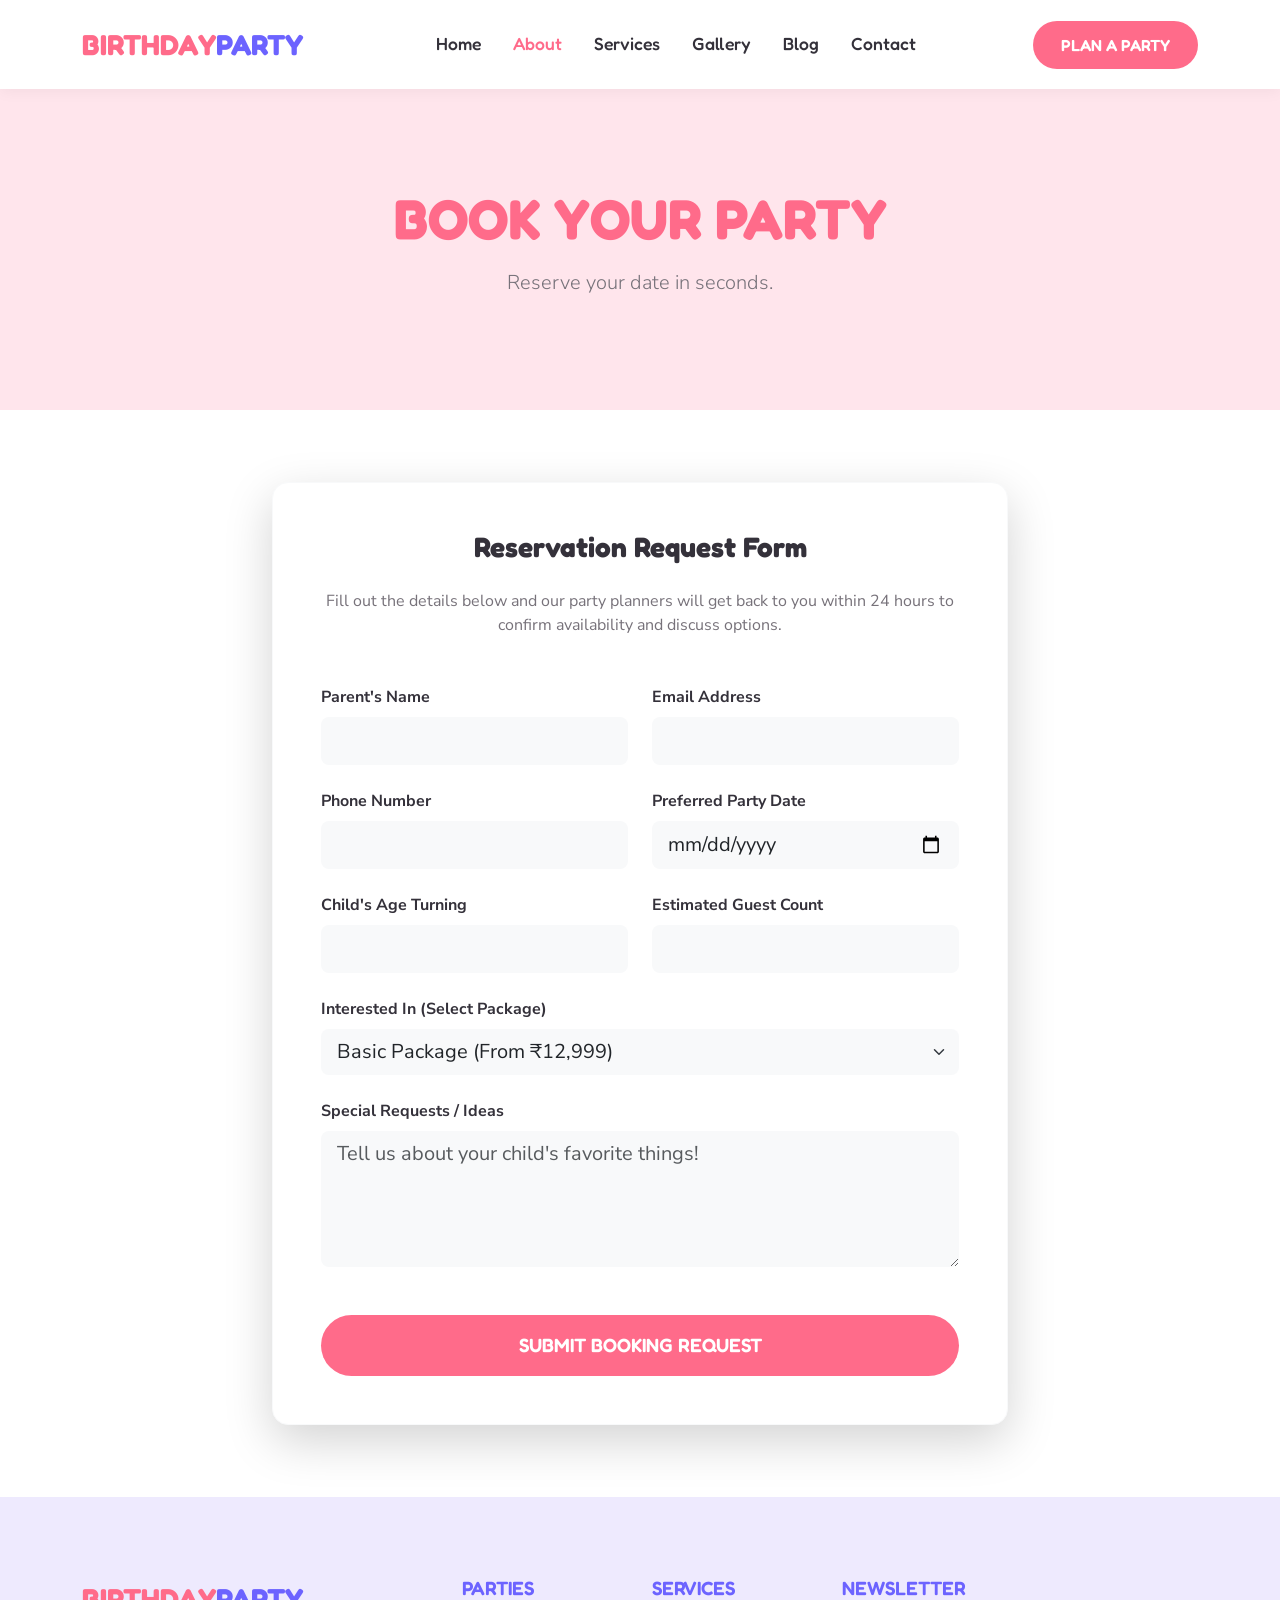
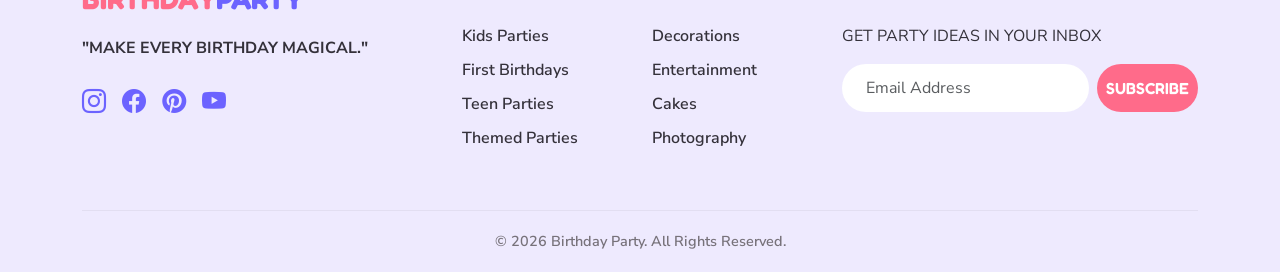
<file: booking.html>
﻿<!DOCTYPE html>
<html lang="en">

<head>
    <meta charset="UTF-8">
    <meta name="viewport" content="width=device-width, initial-scale=1.0">
    <meta name="description"
        content="Plan a magical birthday celebration with themed parties, balloon decorations, entertainment, venues and custom birthday packages.">
    <title>Birthday Party Planner | Kids Parties, Themes & Decorations</title>

    <!-- Favicon -->
    <link rel="icon"
        href="data:image/svg+xml,<svg xmlns=%22http://www.w3.org/2000/svg%22 viewBox=%220 0 100 100%22><text y=%22.9em%22 font-size=%2290%22>🎈</text></svg>">

    <!-- Bootstrap 5 CSS -->
    <link href="https://cdn.jsdelivr.net/npm/bootstrap@5.3.2/dist/css/bootstrap.min.css" rel="stylesheet">
    <!-- Bootstrap Icons -->
    <link rel="stylesheet" href="https://cdn.jsdelivr.net/npm/bootstrap-icons@1.11.1/font/bootstrap-icons.css">

    <!-- Custom CSS -->
    <link rel="stylesheet" href="assets/css/style.css">
    <link rel="stylesheet" href="assets/css/responsive.css">
</head>

<body>



    <!-- Header -->
    <header class="site-header">
        <div class="container">
            <nav class="navbar navbar-expand-lg navbar-light">
                <a class="navbar-brand" href="index.html">BIRTHDAY<span>PARTY</span></a>

                <button class="navbar-toggler border-0" type="button" data-bs-toggle="collapse"
                    data-bs-target="#mainNav" aria-controls="mainNav" aria-expanded="false"
                    aria-label="Toggle navigation">
                    <span class="navbar-toggler-icon"></span>
                </button>

                <div class="collapse navbar-collapse" id="mainNav">
                    <ul class="navbar-nav mx-auto mb-2 mb-lg-0">
                        <li class="nav-item"><a class="nav-link " href="index.html">Home</a></li>
                        <li class="nav-item"><a class="nav-link active" href="about.html">About</a></li>
                        <li class="nav-item"><a class="nav-link" href="parties.html">Services</a></li>
                        <li class="nav-item"><a class="nav-link" href="gallery.html">Gallery</a></li>
                        <li class="nav-item"><a class="nav-link" href="blog.html">Blog</a></li>
                        <li class="nav-item"><a class="nav-link" href="contact.html">Contact</a></li>
                    </ul>
                    <a href="booking.html" class="btn-primary-custom btn-confetti">PLAN A PARTY</a>
                </div>
            </nav>
        </div>
    </header>
    <section class="py-5 bg-light-pink text-center reveal">
        <div class="container py-5">
            <h1 class="display-4 fw-bold text-primary-color text-uppercase">Book Your Party</h1>
            <p class="lead text-muted-color">Reserve your date in seconds.</p>
        </div>
    </section>
    
    <section class="py-5 bg-white reveal">
        <div class="container py-4">
            <div class="row justify-content-center">
                <div class="col-lg-8">
                    <div class="bg-white p-5 rounded-4 shadow-lg border border-1 border-light">
                        <h3 class="fw-bold text-center mb-4">Reservation Request Form</h3>
                        <p class="text-center text-muted-color mb-5">Fill out the details below and our party planners will get back to you within 24 hours to confirm availability and discuss options.</p>
                        <form>
                            <div class="row g-4">
                                <div class="col-md-6">
                                    <label class="form-label fw-bold">Parent's Name</label>
                                    <input type="text" class="form-control form-control-lg bg-light border-0">
                                </div>
                                <div class="col-md-6">
                                    <label class="form-label fw-bold">Email Address</label>
                                    <input type="email" class="form-control form-control-lg bg-light border-0">
                                </div>
                                <div class="col-md-6">
                                    <label class="form-label fw-bold">Phone Number</label>
                                    <input type="text" class="form-control form-control-lg bg-light border-0">
                                </div>
                                <div class="col-md-6">
                                    <label class="form-label fw-bold">Preferred Party Date</label>
                                    <input type="date" class="form-control form-control-lg bg-light border-0">
                                </div>
                                <div class="col-md-6">
                                    <label class="form-label fw-bold">Child's Age Turning</label>
                                    <input type="number" class="form-control form-control-lg bg-light border-0" min="1" max="18">
                                </div>
                                <div class="col-md-6">
                                    <label class="form-label fw-bold">Estimated Guest Count</label>
                                    <input type="number" class="form-control form-control-lg bg-light border-0">
                                </div>
                                <div class="col-12">
                                    <label class="form-label fw-bold">Interested In (Select Package)</label>
                                    <select class="form-select form-select-lg bg-light border-0">
                                        <option>Basic Package (From ₹12,999)</option>
                                        <option>Magical Party (From ₹24,999)</option>
                                        <option>Ultimate Extravaganza (From ₹39,999)</option>
                                        <option>Custom / Not Sure Yet</option>
                                    </select>
                                </div>
                                <div class="col-12">
                                    <label class="form-label fw-bold">Special Requests / Ideas</label>
                                    <textarea class="form-control form-control-lg bg-light border-0" rows="4" placeholder="Tell us about your child's favorite things!"></textarea>
                                </div>
                                <div class="col-12 mt-5 text-center">
                                    <button type="submit" class="btn-primary-custom btn-lg px-5 py-3 w-100 btn-confetti" style="font-size: 1.2rem;">SUBMIT BOOKING REQUEST</button>
                                </div>
                            </div>
                        </form>
                    </div>
                </div>
            </div>
        </div>
    </section>
<footer class="site-footer">
        <div class="container">
            <div class="row g-4">
                <div class="col-12 col-lg-4 mb-4 mb-lg-0">
                    <a class="navbar-brand d-block mb-3" href="index.html">BIRTHDAY<span>PARTY</span></a>
                    <p class="fw-bold mb-4">"MAKE EVERY BIRTHDAY MAGICAL."</p>
                    <div class="d-flex gap-3 fs-4">
                        <a href="#" class="text-secondary-color hover-primary"><i class="bi bi-instagram"></i></a>
                        <a href="#" class="text-secondary-color hover-primary"><i class="bi bi-facebook"></i></a>
                        <a href="#" class="text-secondary-color hover-primary"><i class="bi bi-pinterest"></i></a>
                        <a href="#" class="text-secondary-color hover-primary"><i class="bi bi-youtube"></i></a>
                    </div>
                </div>
                <div class="col-12 col-lg-2 mb-4 mb-lg-0 footer-widget">
                    <h4>PARTIES</h4>
                    <ul class="footer-links">
                        <li><a href="parties.html">Kids Parties</a></li>
                        <li><a href="parties.html">First Birthdays</a></li>
                        <li><a href="parties.html">Teen Parties</a></li>
                        <li><a href="themes.html">Themed Parties</a></li>
                    </ul>
                </div>
                <div class="col-12 col-lg-2 mb-4 mb-lg-0 footer-widget">
                    <h4>SERVICES</h4>
                    <ul class="footer-links">
                        <li><a href="decorations.html">Decorations</a></li>
                        <li><a href="entertainment.html">Entertainment</a></li>
                        <li><a href="decorations.html">Cakes</a></li>
                        <li><a href="gallery.html">Photography</a></li>
                    </ul>
                </div>
                <div class="col-12 col-lg-4 footer-widget">
                    <h4>NEWSLETTER</h4>
                    <p>GET PARTY IDEAS IN YOUR INBOX</p>
                    <form class="d-flex gap-2">
                        <input type="email" class="form-control rounded-pill border-0 px-4" placeholder="Email Address">
                        <button class="btn btn-primary-custom px-4" type="submit">SUBSCRIBE</button>
                    </form>
                </div>
            </div>
            <div class="footer-bottom d-flex flex-column flex-md-row justify-content-center align-items-center">
                <p class="mb-0 text-muted-color">&copy; 2026 Birthday Party. All Rights Reserved.</p>
            </div>
        </div>
    </footer>

    <!-- Scroll to Top Button -->
    <button id="scrollTopBtn" class="scroll-top-btn"><i class="bi bi-arrow-up"></i></button>

    <!-- Bootstrap Bundle JS -->
    <script src="https://cdn.jsdelivr.net/npm/bootstrap@5.3.2/dist/js/bootstrap.bundle.min.js"></script>
    <!-- Custom JS -->
    <script src="assets/js/main.js"></script>
</body>

</html>
</file>
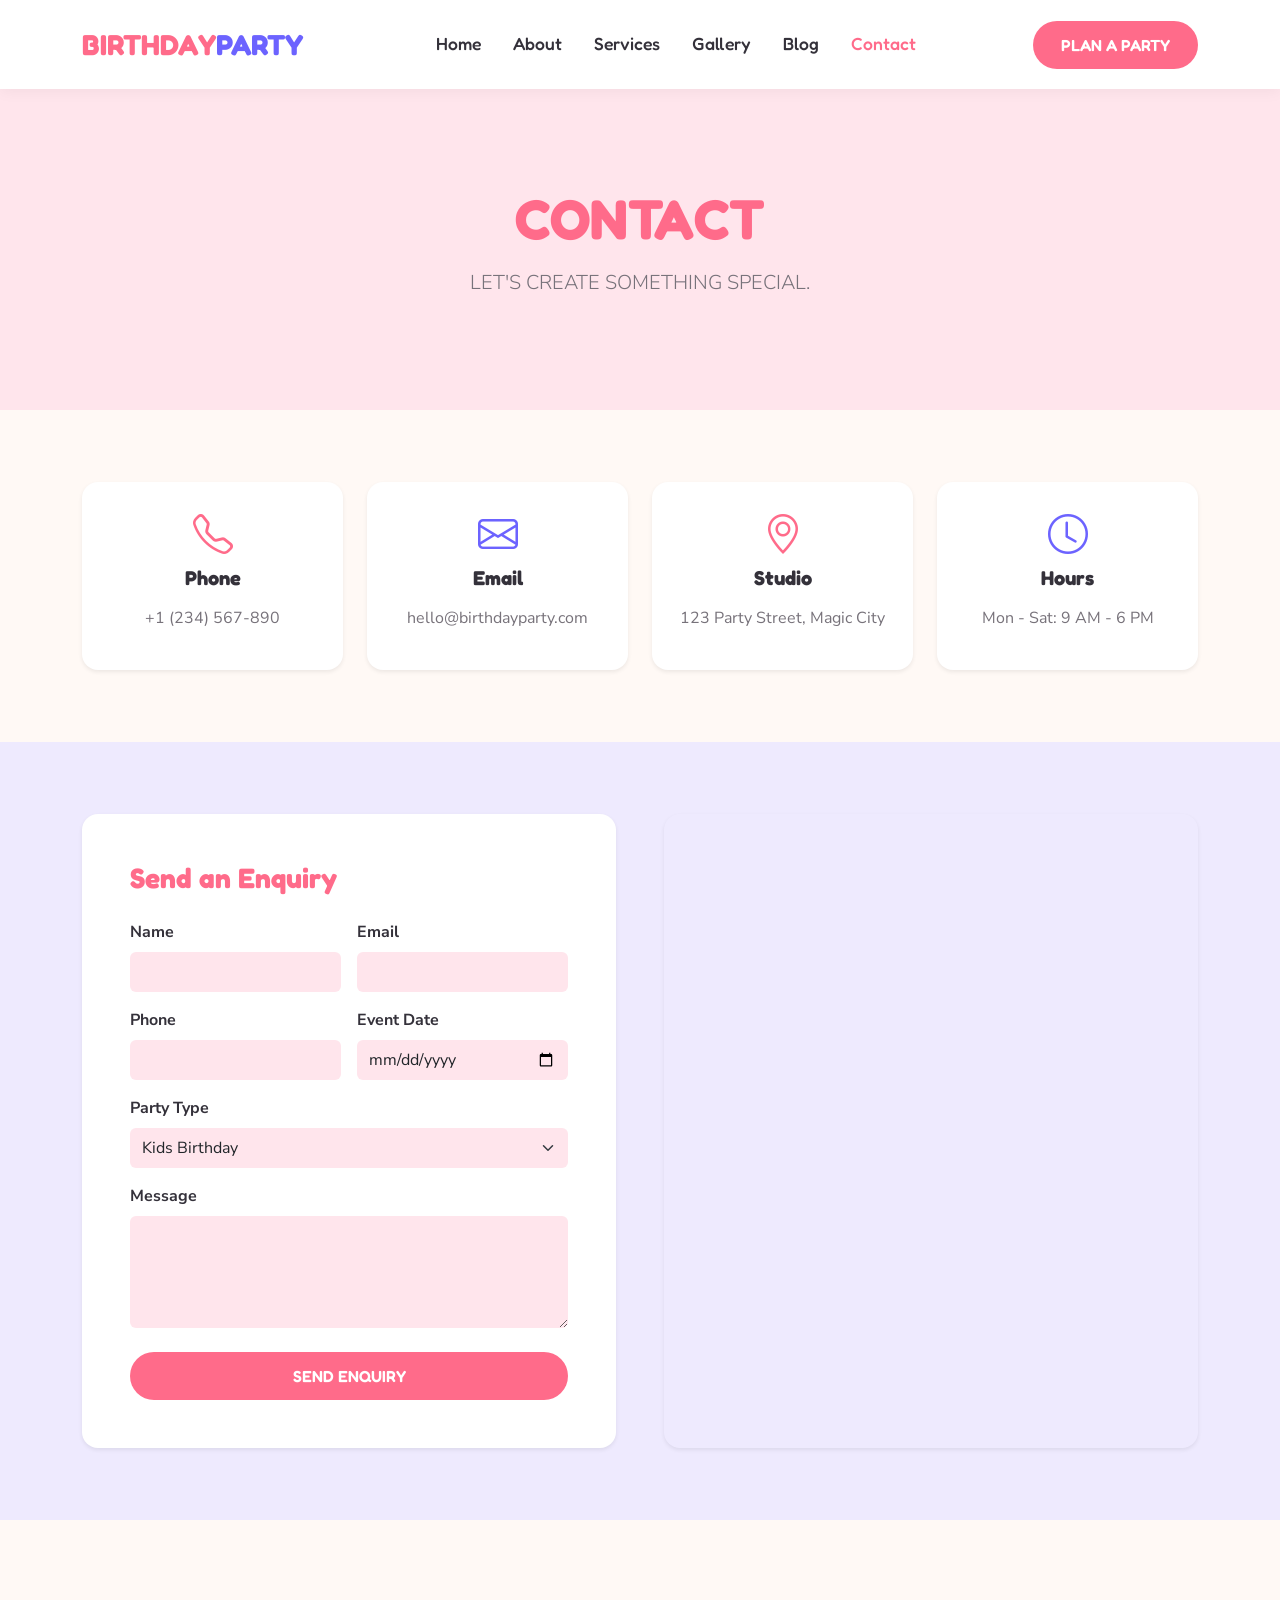
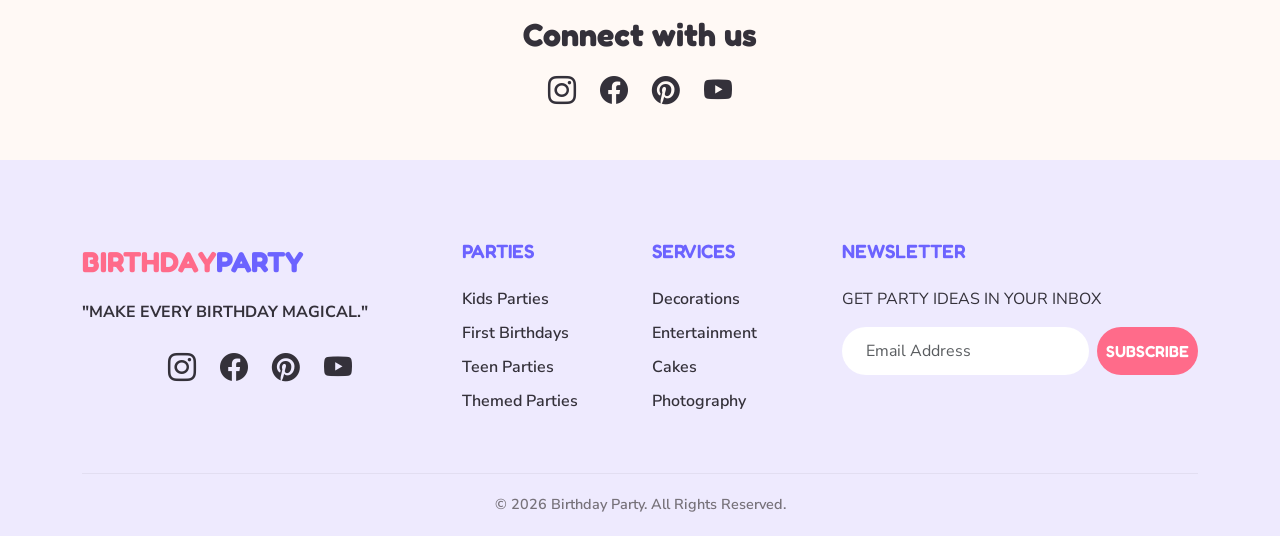
<file: contact.html>
﻿<!DOCTYPE html>
<html lang="en">

<head>
    <meta charset="UTF-8">
    <meta name="viewport" content="width=device-width, initial-scale=1.0">
    <meta name="description"
        content="Plan a magical birthday celebration with themed parties, balloon decorations, entertainment, venues and custom birthday packages.">
    <title>Birthday Party Planner | Kids Parties, Themes & Decorations</title>

    <!-- Favicon -->
    <link rel="icon"
        href="data:image/svg+xml,<svg xmlns=%22http://www.w3.org/2000/svg%22 viewBox=%220 0 100 100%22><text y=%22.9em%22 font-size=%2290%22>🎈</text></svg>">

    <!-- Bootstrap 5 CSS -->
    <link href="https://cdn.jsdelivr.net/npm/bootstrap@5.3.2/dist/css/bootstrap.min.css" rel="stylesheet">
    <!-- Bootstrap Icons -->
    <link rel="stylesheet" href="https://cdn.jsdelivr.net/npm/bootstrap-icons@1.11.1/font/bootstrap-icons.css">

    <!-- Custom CSS -->
    <link rel="stylesheet" href="assets/css/style.css">
    <link rel="stylesheet" href="assets/css/responsive.css">
</head>

<body>


    <!-- Header -->
    <header class="site-header">
        <div class="container">
            <nav class="navbar navbar-expand-lg navbar-light">
                <a class="navbar-brand" href="index.html">BIRTHDAY<span>PARTY</span></a>

                <button class="navbar-toggler border-0" type="button" data-bs-toggle="collapse"
                    data-bs-target="#mainNav" aria-controls="mainNav" aria-expanded="false"
                    aria-label="Toggle navigation">
                    <span class="navbar-toggler-icon"></span>
                </button>

                <div class="collapse navbar-collapse" id="mainNav">
                    <ul class="navbar-nav mx-auto mb-2 mb-lg-0">
                        <li class="nav-item"><a class="nav-link " href="index.html">Home</a></li>
                        <li class="nav-item"><a class="nav-link " href="about.html">About</a></li>
                        <li class="nav-item"><a class="nav-link" href="parties.html">Services</a></li>
                        <li class="nav-item"><a class="nav-link" href="gallery.html">Gallery</a></li>
                        <li class="nav-item"><a class="nav-link" href="blog.html">Blog</a></li>
                        <li class="nav-item"><a class="nav-link active" href="contact.html">Contact</a></li>
                    </ul>
                    <a href="booking.html" class="btn-primary-custom btn-confetti">PLAN A PARTY</a>
                </div>
            </nav>
        </div>
    </header>
    <!-- Page Hero -->
    <section class="py-5 bg-light-pink text-center reveal">
        <div class="container py-5">
            <h1 class="display-4 fw-bold text-primary-color text-uppercase">Contact</h1>
            <p class="lead text-muted-color">LET'S CREATE SOMETHING SPECIAL.</p>
        </div>
    </section>

    <!-- Contact Info -->
    <section class="py-5 my-4 reveal">
        <div class="container">
            <div class="row g-4 text-center">
                <div class="col-12 col-md-6 col-lg-3">
                    <div class="bg-white p-4 rounded-4 shadow-sm h-100">
                        <i class="bi bi-telephone text-primary-color fs-1 mb-3"></i>
                        <h5 class="fw-bold">Phone</h5>
                        <p class="text-muted-color">+1 (234) 567-890</p>
                    </div>
                </div>
                <div class="col-12 col-md-6 col-lg-3">
                    <div class="bg-white p-4 rounded-4 shadow-sm h-100">
                        <i class="bi bi-envelope text-secondary-color fs-1 mb-3"></i>
                        <h5 class="fw-bold">Email</h5>
                        <p class="text-muted-color">hello@birthdayparty.com</p>
                    </div>
                </div>
                <div class="col-12 col-md-6 col-lg-3">
                    <div class="bg-white p-4 rounded-4 shadow-sm h-100">
                        <i class="bi bi-geo-alt text-primary-color fs-1 mb-3"></i>
                        <h5 class="fw-bold">Studio</h5>
                        <p class="text-muted-color">123 Party Street, Magic City</p>
                    </div>
                </div>
                <div class="col-12 col-md-6 col-lg-3">
                    <div class="bg-white p-4 rounded-4 shadow-sm h-100">
                        <i class="bi bi-clock text-secondary-color fs-1 mb-3"></i>
                        <h5 class="fw-bold">Hours</h5>
                        <p class="text-muted-color">Mon - Sat: 9 AM - 6 PM</p>
                    </div>
                </div>
            </div>
        </div>
    </section>

    <!-- Contact Form & Map -->
    <section class="py-5 mb-5 bg-light-purple reveal">
        <div class="container py-4">
            <div class="row g-5">
                <div class="col-lg-6">
                    <div class="bg-white p-5 rounded-4 shadow-sm">
                        <h3 class="fw-bold text-primary-color mb-4">Send an Enquiry</h3>
                        <form>
                            <div class="row g-3">
                                <div class="col-md-6">
                                    <label class="form-label fw-bold">Name</label>
                                    <input type="text" class="form-control py-2 bg-light-pink border-0">
                                </div>
                                <div class="col-md-6">
                                    <label class="form-label fw-bold">Email</label>
                                    <input type="email" class="form-control py-2 bg-light-pink border-0">
                                </div>
                                <div class="col-md-6">
                                    <label class="form-label fw-bold">Phone</label>
                                    <input type="text" class="form-control py-2 bg-light-pink border-0">
                                </div>
                                <div class="col-md-6">
                                    <label class="form-label fw-bold">Event Date</label>
                                    <input type="date" class="form-control py-2 bg-light-pink border-0">
                                </div>
                                <div class="col-12">
                                    <label class="form-label fw-bold">Party Type</label>
                                    <select class="form-select py-2 bg-light-pink border-0">
                                        <option>Kids Birthday</option>
                                        <option>First Birthday</option>
                                        <option>Teen Party</option>
                                    </select>
                                </div>
                                <div class="col-12">
                                    <label class="form-label fw-bold">Message</label>
                                    <textarea class="form-control py-2 bg-light-pink border-0" rows="4"></textarea>
                                </div>
                                <div class="col-12 mt-4">
                                    <button type="submit" class="btn-primary-custom w-100 btn-confetti">SEND
                                        ENQUIRY</button>
                                </div>
                            </div>
                        </form>
                    </div>
                </div>
                <div class="col-lg-6">
                    <div class="rounded-4 overflow-hidden shadow-sm h-100" style="min-height: 400px;">
                        <iframe
                            src="https://www.google.com/maps/embed?pb=!1m18!1m12!1m3!1d3151.835434509374!2d144.95373531531615!3d-37.816279742021665!2m3!1f0!2f0!3f0!3m2!1i1024!2i768!4f13.1!3m3!1m2!1s0x6ad65d4c2b349649%3A0xb6899234e561db11!2sEnvato!5e0!3m2!1sen!2sau!4v1611815147575!5m2!1sen!2sau"
                            width="100%" height="100%" frameborder="0" style="border:0;" allowfullscreen=""
                            aria-hidden="false" tabindex="0"></iframe>
                    </div>
                </div>
            </div>
        </div>
    </section>
    <section>
        <div class="container text-center py-5 social-icon">
            <h2 class="fw-bold">Connect with us</h2>
            <div class="d-flex gap-4 fs-3 justify-content-center social-icons-contact">
                <a href="#" class="text-secondary-color hover-primary"><i class="bi bi-instagram"></i></a>
                <a href="#" class="text-secondary-color hover-primary"><i class="bi bi-facebook"></i></a>
                <a href="#" class="text-secondary-color hover-primary"><i class="bi bi-pinterest"></i></a>
                <a href="#" class="text-secondary-color hover-primary"><i class="bi bi-youtube"></i></a>
            </div>
        </div>
    </section>
    <footer class="site-footer">
        <div class="container">
            <div class="row g-4">
                <div class="col-12 col-lg-4 mb-4 mb-lg-0">
                    <a class="navbar-brand d-block mb-3" href="index.html">BIRTHDAY<span>PARTY</span></a>
                    <p class="fw-bold mb-4">"MAKE EVERY BIRTHDAY MAGICAL."</p>
                    <div class="d-flex gap-4 fs-3 justify-content-center social-icons-contact">
                        <a href="#" class="text-secondary-color hover-primary"><i class="bi bi-instagram"></i></a>
                        <a href="#" class="text-secondary-color hover-primary"><i class="bi bi-facebook"></i></a>
                        <a href="#" class="text-secondary-color hover-primary"><i class="bi bi-pinterest"></i></a>
                        <a href="#" class="text-secondary-color hover-primary"><i class="bi bi-youtube"></i></a>
                    </div>
                </div>
                <div class="col-12 col-lg-2 mb-4 mb-lg-0 footer-widget">
                    <h4>PARTIES</h4>
                    <ul class="footer-links">
                        <li><a href="parties.html">Kids Parties</a></li>
                        <li><a href="parties.html">First Birthdays</a></li>
                        <li><a href="parties.html">Teen Parties</a></li>
                        <li><a href="themes.html">Themed Parties</a></li>
                    </ul>
                </div>
                <div class="col-12 col-lg-2 mb-4 mb-lg-0 footer-widget">
                    <h4>SERVICES</h4>
                    <ul class="footer-links">
                        <li><a href="decorations.html">Decorations</a></li>
                        <li><a href="entertainment.html">Entertainment</a></li>
                        <li><a href="decorations.html">Cakes</a></li>
                        <li><a href="gallery.html">Photography</a></li>
                    </ul>
                </div>
                <div class="col-12 col-lg-4 footer-widget">
                    <h4>NEWSLETTER</h4>
                    <p>GET PARTY IDEAS IN YOUR INBOX</p>
                    <form class="d-flex gap-2">
                        <input type="email" class="form-control rounded-pill border-0 px-4" placeholder="Email Address">
                        <button class="btn btn-primary-custom px-4" type="submit">SUBSCRIBE</button>
                    </form>
                </div>
            </div>
            <div class="footer-bottom d-flex flex-column flex-md-row justify-content-center align-items-center">
                <p class="mb-0 text-muted-color">&copy; 2026 Birthday Party. All Rights Reserved.</p>
            </div>
        </div>
    </footer>

    <!-- Scroll to Top Button -->
    <button id="scrollTopBtn" class="scroll-top-btn"><i class="bi bi-arrow-up"></i></button>

    <!-- Bootstrap Bundle JS -->
    <script src="https://cdn.jsdelivr.net/npm/bootstrap@5.3.2/dist/js/bootstrap.bundle.min.js"></script>
    <!-- Custom JS -->
    <script src="assets/js/main.js"></script>
</body>

</html>
</file>
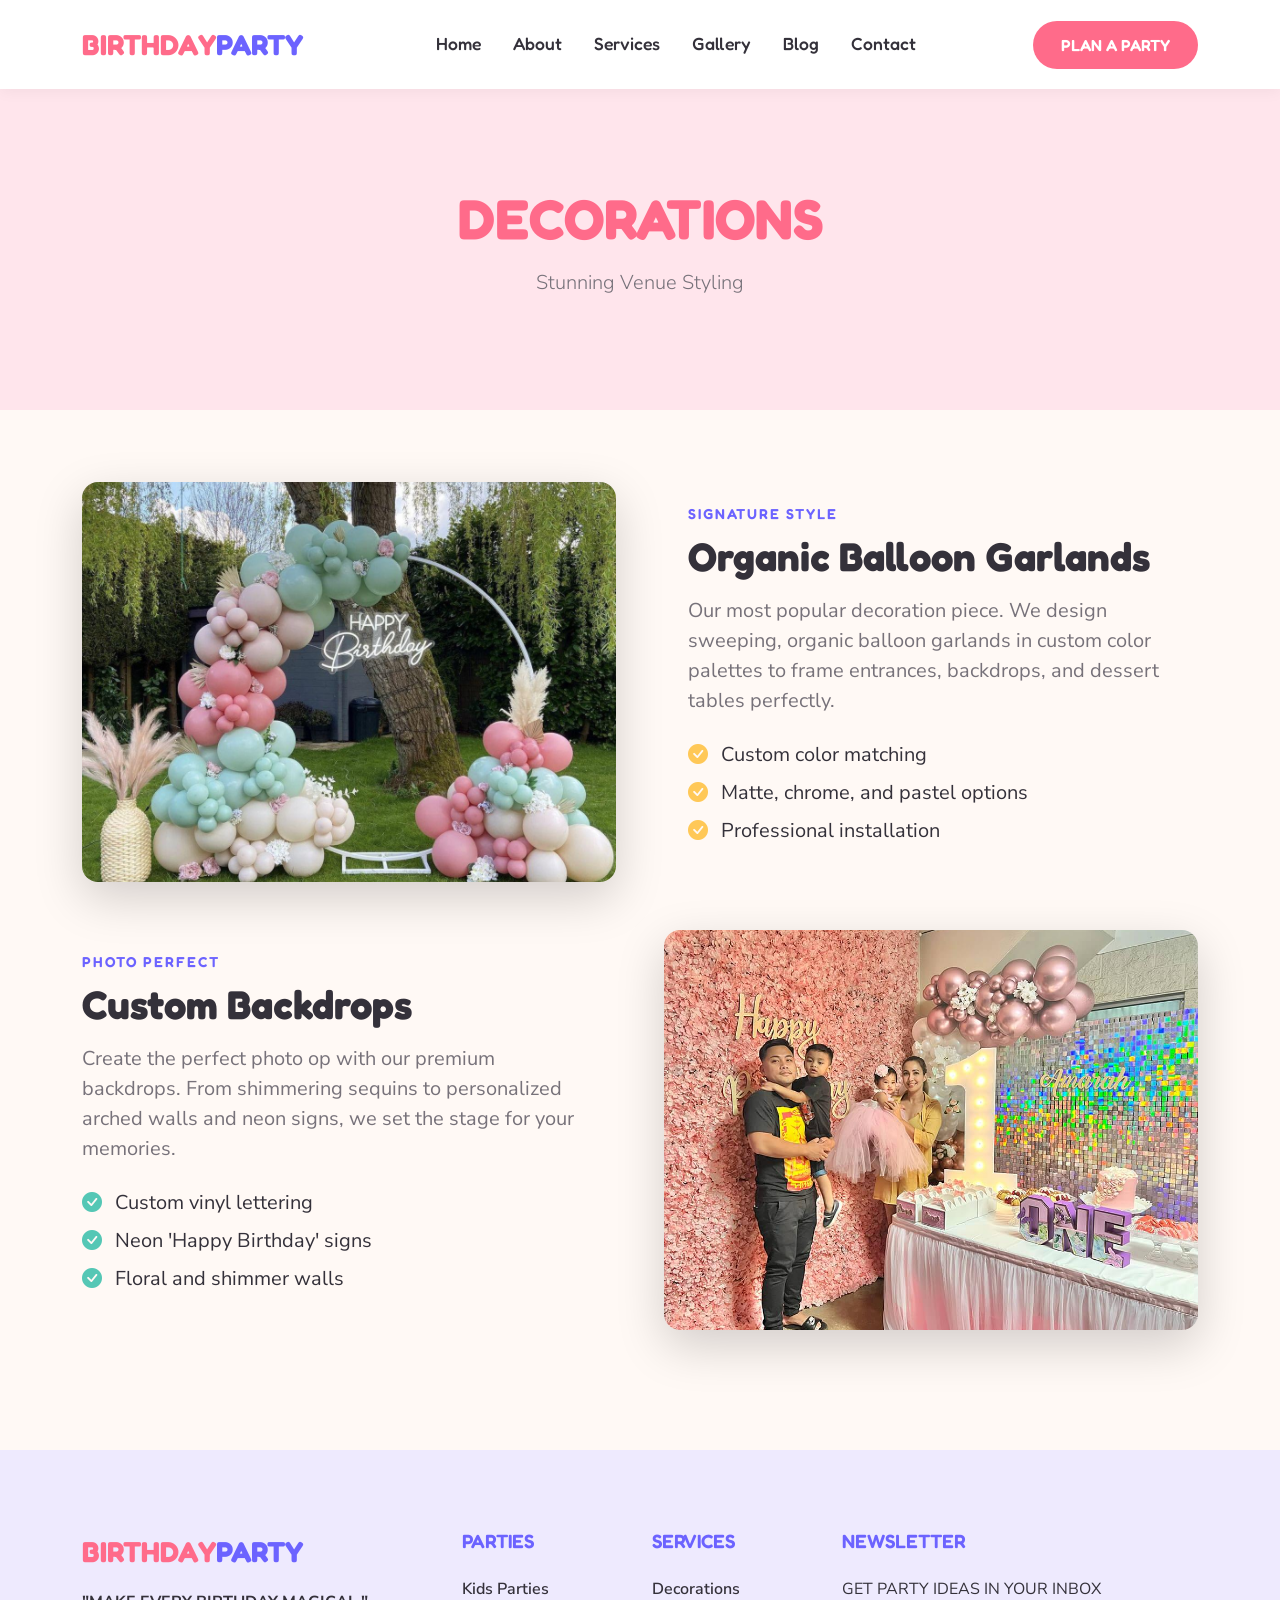
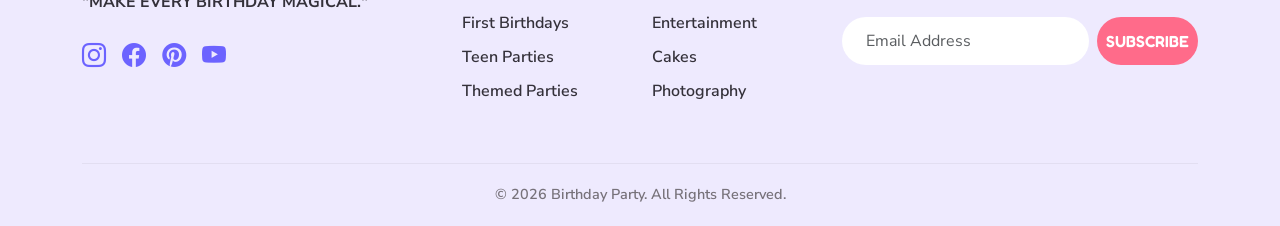
<file: decorations.html>
﻿<!DOCTYPE html>
<html lang="en">

<head>
    <meta charset="UTF-8">
    <meta name="viewport" content="width=device-width, initial-scale=1.0">
    <meta name="description"
        content="Plan a magical birthday celebration with themed parties, balloon decorations, entertainment, venues and custom birthday packages.">
    <title>Birthday Party Planner | Kids Parties, Themes & Decorations</title>

    <!-- Favicon -->
    <link rel="icon"
        href="data:image/svg+xml,<svg xmlns=%22http://www.w3.org/2000/svg%22 viewBox=%220 0 100 100%22><text y=%22.9em%22 font-size=%2290%22>🎈</text></svg>">

    <!-- Bootstrap 5 CSS -->
    <link href="https://cdn.jsdelivr.net/npm/bootstrap@5.3.2/dist/css/bootstrap.min.css" rel="stylesheet">
    <!-- Bootstrap Icons -->
    <link rel="stylesheet" href="https://cdn.jsdelivr.net/npm/bootstrap-icons@1.11.1/font/bootstrap-icons.css">

    <!-- Custom CSS -->
    <link rel="stylesheet" href="assets/css/style.css">
    <link rel="stylesheet" href="assets/css/responsive.css">
</head>

<body>


    <!-- Header -->
    <header class="site-header">
        <div class="container">
            <nav class="navbar navbar-expand-lg navbar-light">
                <a class="navbar-brand" href="index.html">BIRTHDAY<span>PARTY</span></a>

                <button class="navbar-toggler border-0" type="button" data-bs-toggle="collapse"
                    data-bs-target="#mainNav" aria-controls="mainNav" aria-expanded="false"
                    aria-label="Toggle navigation">
                    <span class="navbar-toggler-icon"></span>
                </button>

                <div class="collapse navbar-collapse" id="mainNav">
                    <ul class="navbar-nav mx-auto mb-2 mb-lg-0">
                        <li class="nav-item"><a class="nav-link " href="index.html">Home</a></li>
                        <li class="nav-item"><a class="nav-link " href="about.html">About</a></li>
                        <li class="nav-item"><a class="nav-link" href="parties.html">Services</a></li>
                        <li class="nav-item"><a class="nav-link" href="gallery.html">Gallery</a></li>
                        <li class="nav-item"><a class="nav-link" href="blog.html">Blog</a></li>
                        <li class="nav-item"><a class="nav-link" href="contact.html">Contact</a></li>
                    </ul>
                    <a href="booking.html" class="btn-primary-custom btn-confetti">PLAN A PARTY</a>
                </div>
            </nav>
        </div>
    </header>
    <section class="py-5 bg-light-pink text-center reveal">
        <div class="container py-5">
            <h1 class="display-4 fw-bold text-primary-color text-uppercase">Decorations</h1>
            <p class="lead text-muted-color">Stunning Venue Styling</p>
        </div>
    </section>

    <section class="py-5 my-4 reveal">
        <div class="container">
            <!-- Row 1 -->
            <div class="row align-items-center g-5 mb-5">
                <div class="col-lg-6">
                    <img src="assets/images/decorations1.jpg" class="img-fluid rounded-4 shadow-lg w-100"
                        style="height: 400px; object-fit:cover;" alt="Balloon Garlands">
                </div>
                <div class="col-lg-6 ps-lg-5">
                    <span class="eyebrow text-primary-color">SIGNATURE STYLE</span>
                    <h2 class="fw-bold mb-3 display-6">Organic Balloon Garlands</h2>
                    <p class="text-muted-color fs-5">Our most popular decoration piece. We design sweeping, organic
                        balloon garlands in custom color palettes to frame entrances, backdrops, and dessert tables
                        perfectly.</p>
                    <ul class="list-unstyled mt-4 fs-5">
                        <li class="mb-2"><i class="bi bi-check-circle-fill text-accent me-2"></i> Custom color matching
                        </li>
                        <li class="mb-2"><i class="bi bi-check-circle-fill text-accent me-2"></i> Matte, chrome, and
                            pastel options</li>
                        <li><i class="bi bi-check-circle-fill text-accent me-2"></i> Professional installation</li>
                    </ul>
                </div>
            </div>
            <!-- Row 2 -->
            <div class="row align-items-center g-5 flex-row-reverse mb-5">
                <div class="col-lg-6">
                    <img src="assets/images/decorations2.jpg" class="img-fluid rounded-4 shadow-lg w-100"
                        style="height: 400px; object-fit:cover;" alt="Backdrops">
                </div>
                <div class="col-lg-6 pe-lg-5">
                    <span class="eyebrow text-secondary-color">PHOTO PERFECT</span>
                    <h2 class="fw-bold mb-3 display-6">Custom Backdrops</h2>
                    <p class="text-muted-color fs-5">Create the perfect photo op with our premium backdrops. From
                        shimmering sequins to personalized arched walls and neon signs, we set the stage for your
                        memories.</p>
                    <ul class="list-unstyled mt-4 fs-5">
                        <li class="mb-2"><i class="bi bi-check-circle-fill text-accent2 me-2"></i> Custom vinyl
                            lettering</li>
                        <li class="mb-2"><i class="bi bi-check-circle-fill text-accent2 me-2"></i> Neon 'Happy Birthday'
                            signs</li>
                        <li><i class="bi bi-check-circle-fill text-accent2 me-2"></i> Floral and shimmer walls</li>
                    </ul>
                </div>
            </div>
        </div>
    </section>
    <footer class="site-footer">
        <div class="container">
            <div class="row g-4">
                <div class="col-12 col-lg-4 mb-4 mb-lg-0">
                    <a class="navbar-brand d-block mb-3" href="index.html">BIRTHDAY<span>PARTY</span></a>
                    <p class="fw-bold mb-4">"MAKE EVERY BIRTHDAY MAGICAL."</p>
                    <div class="d-flex gap-3 fs-4">
                        <a href="#" class="text-secondary-color hover-primary"><i class="bi bi-instagram"></i></a>
                        <a href="#" class="text-secondary-color hover-primary"><i class="bi bi-facebook"></i></a>
                        <a href="#" class="text-secondary-color hover-primary"><i class="bi bi-pinterest"></i></a>
                        <a href="#" class="text-secondary-color hover-primary"><i class="bi bi-youtube"></i></a>
                    </div>
                </div>
                <div class="col-12 col-lg-2 mb-4 mb-lg-0 footer-widget">
                    <h4>PARTIES</h4>
                    <ul class="footer-links">
                        <li><a href="parties.html">Kids Parties</a></li>
                        <li><a href="parties.html">First Birthdays</a></li>
                        <li><a href="parties.html">Teen Parties</a></li>
                        <li><a href="themes.html">Themed Parties</a></li>
                    </ul>
                </div>
                <div class="col-12 col-lg-2 mb-4 mb-lg-0 footer-widget">
                    <h4>SERVICES</h4>
                    <ul class="footer-links">
                        <li><a href="decorations.html">Decorations</a></li>
                        <li><a href="entertainment.html">Entertainment</a></li>
                        <li><a href="decorations.html">Cakes</a></li>
                        <li><a href="gallery.html">Photography</a></li>
                    </ul>
                </div>
                <div class="col-12 col-lg-4 footer-widget">
                    <h4>NEWSLETTER</h4>
                    <p>GET PARTY IDEAS IN YOUR INBOX</p>
                    <form class="d-flex gap-2">
                        <input type="email" class="form-control rounded-pill border-0 px-4" placeholder="Email Address">
                        <button class="btn btn-primary-custom px-4" type="submit">SUBSCRIBE</button>
                    </form>
                </div>
            </div>
            <div class="footer-bottom d-flex flex-column flex-md-row justify-content-center align-items-center">
                <p class="mb-0 text-muted-color">&copy; 2026 Birthday Party. All Rights Reserved.</p>
            </div>
        </div>
    </footer>

    <!-- Scroll to Top Button -->
    <button id="scrollTopBtn" class="scroll-top-btn"><i class="bi bi-arrow-up"></i></button>

    <!-- Bootstrap Bundle JS -->
    <script src="https://cdn.jsdelivr.net/npm/bootstrap@5.3.2/dist/js/bootstrap.bundle.min.js"></script>
    <!-- Custom JS -->
    <script src="assets/js/main.js"></script>
</body>

</html>
</file>
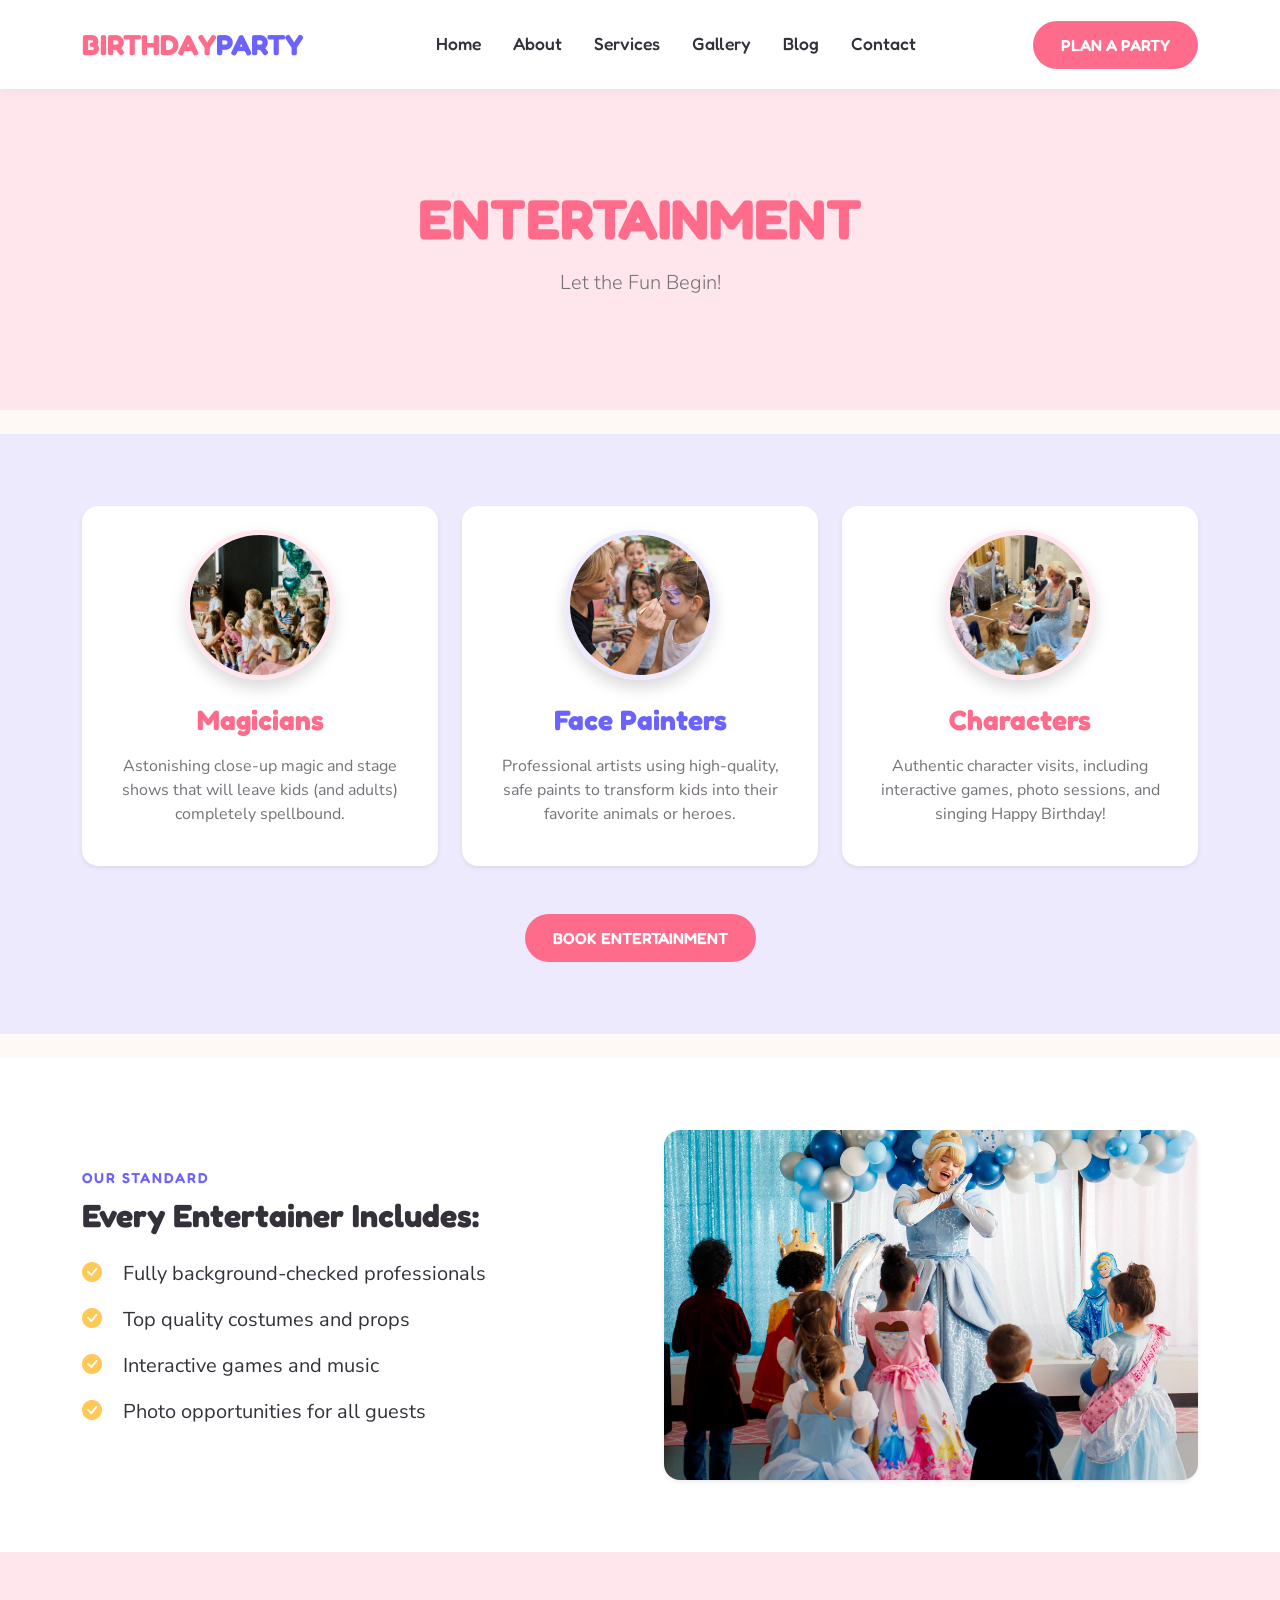
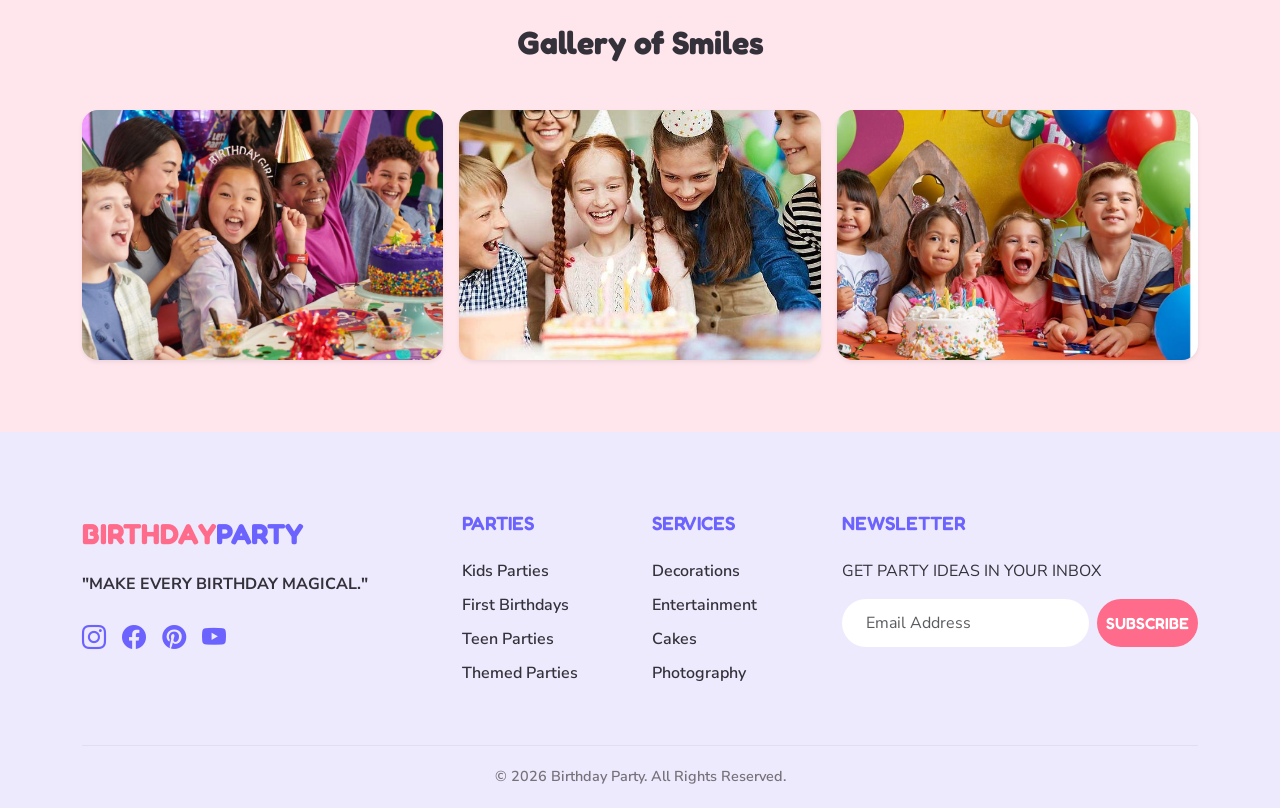
<file: entertainment.html>
﻿<!DOCTYPE html>
<html lang="en">

<head>
    <meta charset="UTF-8">
    <meta name="viewport" content="width=device-width, initial-scale=1.0">
    <meta name="description"
        content="Plan a magical birthday celebration with themed parties, balloon decorations, entertainment, venues and custom birthday packages.">
    <title>Birthday Party Planner | Kids Parties, Themes & Decorations</title>

    <!-- Favicon -->
    <link rel="icon"
        href="data:image/svg+xml,<svg xmlns=%22http://www.w3.org/2000/svg%22 viewBox=%220 0 100 100%22><text y=%22.9em%22 font-size=%2290%22>🎈</text></svg>">

    <!-- Bootstrap 5 CSS -->
    <link href="https://cdn.jsdelivr.net/npm/bootstrap@5.3.2/dist/css/bootstrap.min.css" rel="stylesheet">
    <!-- Bootstrap Icons -->
    <link rel="stylesheet" href="https://cdn.jsdelivr.net/npm/bootstrap-icons@1.11.1/font/bootstrap-icons.css">

    <!-- Custom CSS -->
    <link rel="stylesheet" href="assets/css/style.css">
    <link rel="stylesheet" href="assets/css/responsive.css">
</head>

<body>


    <!-- Header -->
    <header class="site-header">
        <div class="container">
            <nav class="navbar navbar-expand-lg navbar-light">
                <a class="navbar-brand" href="index.html">BIRTHDAY<span>PARTY</span></a>

                <button class="navbar-toggler border-0" type="button" data-bs-toggle="collapse"
                    data-bs-target="#mainNav" aria-controls="mainNav" aria-expanded="false"
                    aria-label="Toggle navigation">
                    <span class="navbar-toggler-icon"></span>
                </button>

                <div class="collapse navbar-collapse" id="mainNav">
                    <ul class="navbar-nav mx-auto mb-2 mb-lg-0">
                        <li class="nav-item"><a class="nav-link " href="index.html">Home</a></li>
                        <li class="nav-item"><a class="nav-link " href="about.html">About</a></li>
                        <li class="nav-item"><a class="nav-link" href="parties.html">Services</a></li>
                        <li class="nav-item"><a class="nav-link" href="gallery.html">Gallery</a></li>
                        <li class="nav-item"><a class="nav-link" href="blog.html">Blog</a></li>
                        <li class="nav-item"><a class="nav-link" href="contact.html">Contact</a></li>
                    </ul>
                    <a href="booking.html" class="btn-primary-custom btn-confetti">PLAN A PARTY</a>
                </div>
            </nav>
        </div>
    </header>
    <section class="py-5 bg-light-pink text-center reveal">
        <div class="container py-5">
            <h1 class="display-4 fw-bold text-primary-color text-uppercase">Entertainment</h1>
            <p class="lead text-muted-color">Let the Fun Begin!</p>
        </div>
    </section>

    <section class="py-5 my-4 bg-light-purple reveal">
        <div class="container py-4">
            <div class="row g-4 justify-content-center text-center">
                <div class="col-md-4">
                    <div class="bg-white p-4 rounded-4 shadow-sm h-100 service-card border-0">
                        <img src="assets/images/entertainment1.jpg" class="img-fluid rounded-circle mb-4 shadow"
                            style="width:150px; height:150px; object-fit:cover; border: 5px solid var(--light-pink);"
                            alt="Magicians">
                        <h3 class="fw-bold text-primary-color">Magicians</h3>
                        <p class="text-muted-color">Astonishing close-up magic and stage shows that will leave kids (and
                            adults) completely spellbound.</p>
                    </div>
                </div>
                <div class="col-md-4">
                    <div class="bg-white p-4 rounded-4 shadow-sm h-100 service-card border-0">
                        <img src="assets/images/entertainment2.jpg" class="img-fluid rounded-circle mb-4 shadow"
                            style="width:150px; height:150px; object-fit:cover; border: 5px solid var(--light-purple);"
                            alt="Face Painters">
                        <h3 class="fw-bold text-secondary-color">Face Painters</h3>
                        <p class="text-muted-color">Professional artists using high-quality, safe paints to transform
                            kids into their favorite animals or heroes.</p>
                    </div>
                </div>
                <div class="col-md-4">
                    <div class="bg-white p-4 rounded-4 shadow-sm h-100 service-card border-0">
                        <img src="assets/images/entertainment3.jpg" class="img-fluid rounded-circle mb-4 shadow"
                            style="width:150px; height:150px; object-fit:cover; border: 5px solid var(--light-pink);"
                            alt="Characters">
                        <h3 class="fw-bold text-primary-color">Characters</h3>
                        <p class="text-muted-color">Authentic character visits, including interactive games, photo
                            sessions, and singing Happy Birthday!</p>
                    </div>
                </div>
            </div>

            <div class="text-center mt-5">
                <a href="booking.html" class="btn-primary-custom btn-lg btn-confetti">BOOK ENTERTAINMENT</a>
            </div>
        </div>
    </section>
    <!-- What's Included -->
    <section class="py-5 bg-white reveal">
        <div class="container py-4">
            <div class="row align-items-center g-5">
                <div class="col-lg-6">
                    <span class="eyebrow text-secondary-color">OUR STANDARD</span>
                    <h2 class="fw-bold mb-4">Every Entertainer Includes:</h2>
                    <ul class="list-unstyled fs-5">
                        <li class="mb-3"><i class="bi bi-check-circle-fill text-accent me-3"></i> Fully
                            background-checked professionals</li>
                        <li class="mb-3"><i class="bi bi-check-circle-fill text-accent me-3"></i> Top quality costumes
                            and props</li>
                        <li class="mb-3"><i class="bi bi-check-circle-fill text-accent me-3"></i> Interactive games and
                            music</li>
                        <li class="mb-3"><i class="bi bi-check-circle-fill text-accent me-3"></i> Photo opportunities
                            for all guests</li>
                    </ul>
                </div>
                <div class="col-lg-6">
                    <img src="assets/images/included.jpg" class="img-fluid rounded-4 shadow-sm w-100"
                        style="height: 350px; object-fit: cover;">
                </div>
            </div>
        </div>
    </section>

    <!-- Gallery of Smiles -->
    <section class="py-5 bg-light-pink reveal">
        <div class="container text-center py-4">
            <h2 class="fw-bold mb-5">Gallery of Smiles</h2>
            <div class="row g-3">
                <div class="col-md-4"><img src="assets/images/smile1.jpg" class="img-fluid rounded-4 shadow-sm w-100"
                        style="height:250px; object-fit:cover;"></div>
                <div class="col-md-4"><img src="assets/images/smile2.jpg" class="img-fluid rounded-4 shadow-sm w-100"
                        style="height:250px; object-fit:cover;"></div>
                <div class="col-md-4"><img src="assets/images/smile3.jpg" class="img-fluid rounded-4 shadow-sm w-100"
                        style="height:250px; object-fit:cover;"></div>
            </div>
        </div>
    </section>
    <footer class="site-footer">
        <div class="container">
            <div class="row g-4">
                <div class="col-12 col-lg-4 mb-4 mb-lg-0">
                    <a class="navbar-brand d-block mb-3" href="index.html">BIRTHDAY<span>PARTY</span></a>
                    <p class="fw-bold mb-4">"MAKE EVERY BIRTHDAY MAGICAL."</p>
                    <div class="d-flex gap-3 fs-4">
                        <a href="#" class="text-secondary-color hover-primary"><i class="bi bi-instagram"></i></a>
                        <a href="#" class="text-secondary-color hover-primary"><i class="bi bi-facebook"></i></a>
                        <a href="#" class="text-secondary-color hover-primary"><i class="bi bi-pinterest"></i></a>
                        <a href="#" class="text-secondary-color hover-primary"><i class="bi bi-youtube"></i></a>
                    </div>
                </div>
                <div class="col-12 col-lg-2 mb-4 mb-lg-0 footer-widget">
                    <h4>PARTIES</h4>
                    <ul class="footer-links">
                        <li><a href="parties.html">Kids Parties</a></li>
                        <li><a href="parties.html">First Birthdays</a></li>
                        <li><a href="parties.html">Teen Parties</a></li>
                        <li><a href="themes.html">Themed Parties</a></li>
                    </ul>
                </div>
                <div class="col-12 col-lg-2 mb-4 mb-lg-0 footer-widget">
                    <h4>SERVICES</h4>
                    <ul class="footer-links">
                        <li><a href="decorations.html">Decorations</a></li>
                        <li><a href="entertainment.html">Entertainment</a></li>
                        <li><a href="decorations.html">Cakes</a></li>
                        <li><a href="gallery.html">Photography</a></li>
                    </ul>
                </div>
                <div class="col-12 col-lg-4 footer-widget">
                    <h4>NEWSLETTER</h4>
                    <p>GET PARTY IDEAS IN YOUR INBOX</p>
                    <form class="d-flex gap-2">
                        <input type="email" class="form-control rounded-pill border-0 px-4" placeholder="Email Address">
                        <button class="btn btn-primary-custom px-4" type="submit">SUBSCRIBE</button>
                    </form>
                </div>
            </div>
            <div class="footer-bottom d-flex flex-column flex-md-row justify-content-center align-items-center">
                <p class="mb-0 text-muted-color">&copy; 2026 Birthday Party. All Rights Reserved.</p>
            </div>
        </div>
    </footer>

    <!-- Scroll to Top Button -->
    <button id="scrollTopBtn" class="scroll-top-btn"><i class="bi bi-arrow-up"></i></button>

    <!-- Bootstrap Bundle JS -->
    <script src="https://cdn.jsdelivr.net/npm/bootstrap@5.3.2/dist/js/bootstrap.bundle.min.js"></script>
    <!-- Custom JS -->
    <script src="assets/js/main.js"></script>
</body>

</html>
</file>
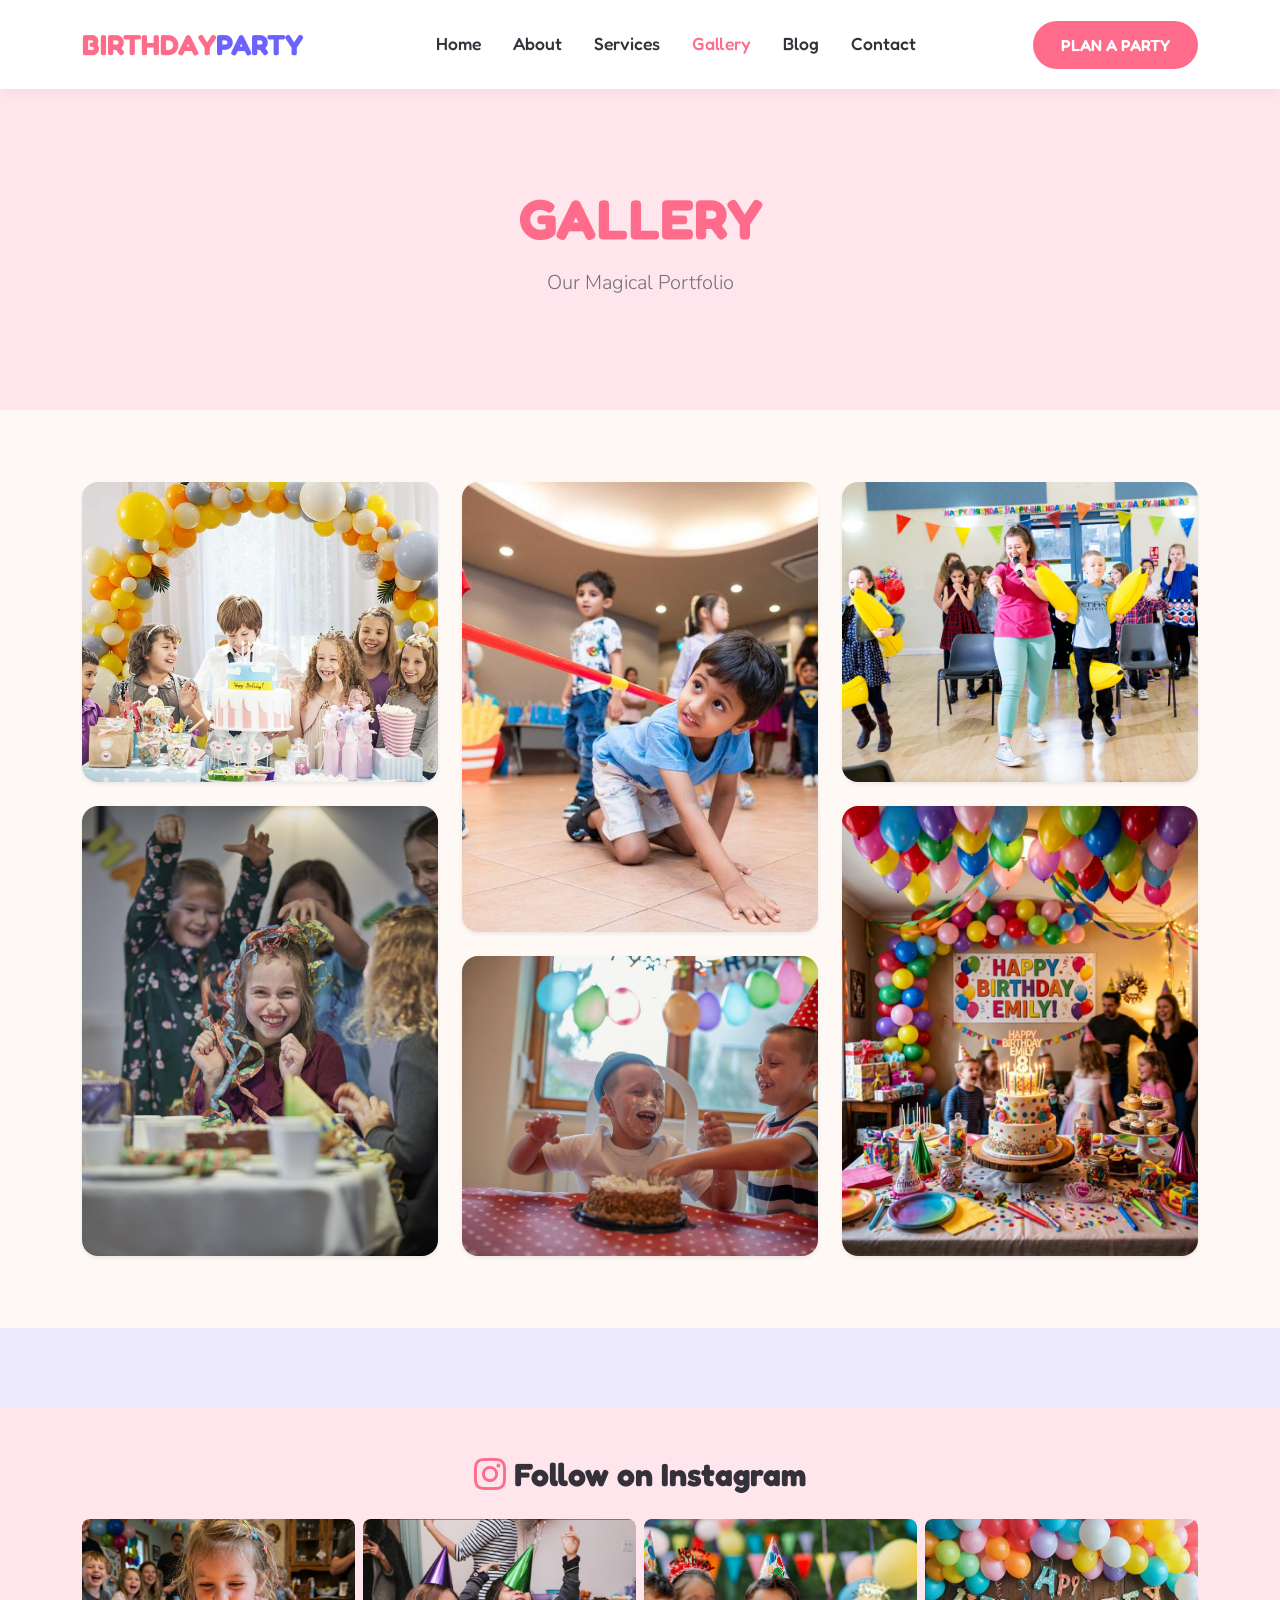
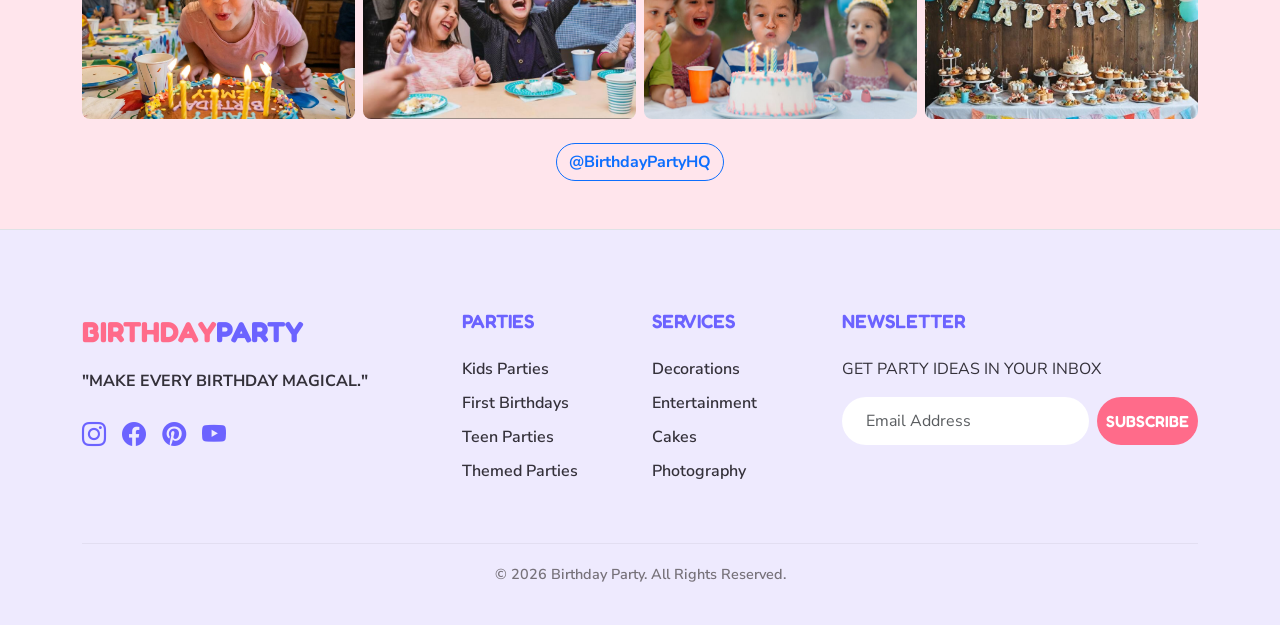
<file: gallery.html>
﻿<!DOCTYPE html>
<html lang="en">

<head>
    <meta charset="UTF-8">
    <meta name="viewport" content="width=device-width, initial-scale=1.0">
    <meta name="description"
        content="Plan a magical birthday celebration with themed parties, balloon decorations, entertainment, venues and custom birthday packages.">
    <title>Birthday Party Planner | Kids Parties, Themes & Decorations</title>

    <!-- Favicon -->
    <link rel="icon"
        href="data:image/svg+xml,<svg xmlns=%22http://www.w3.org/2000/svg%22 viewBox=%220 0 100 100%22><text y=%22.9em%22 font-size=%2290%22>🎈</text></svg>">

    <!-- Bootstrap 5 CSS -->
    <link href="https://cdn.jsdelivr.net/npm/bootstrap@5.3.2/dist/css/bootstrap.min.css" rel="stylesheet">
    <!-- Bootstrap Icons -->
    <link rel="stylesheet" href="https://cdn.jsdelivr.net/npm/bootstrap-icons@1.11.1/font/bootstrap-icons.css">

    <!-- Custom CSS -->
    <link rel="stylesheet" href="assets/css/style.css">
    <link rel="stylesheet" href="assets/css/responsive.css">
</head>

<body>


    <!-- Header -->
    <header class="site-header">
        <div class="container">
            <nav class="navbar navbar-expand-lg navbar-light">
                <a class="navbar-brand" href="index.html">BIRTHDAY<span>PARTY</span></a>

                <button class="navbar-toggler border-0" type="button" data-bs-toggle="collapse"
                    data-bs-target="#mainNav" aria-controls="mainNav" aria-expanded="false"
                    aria-label="Toggle navigation">
                    <span class="navbar-toggler-icon"></span>
                </button>

                <div class="collapse navbar-collapse" id="mainNav">
                    <ul class="navbar-nav mx-auto mb-2 mb-lg-0">
                        <li class="nav-item"><a class="nav-link " href="index.html">Home</a></li>
                        <li class="nav-item"><a class="nav-link " href="about.html">About</a></li>
                        <li class="nav-item"><a class="nav-link" href="parties.html">Services</a></li>
                        <li class="nav-item"><a class="nav-link active" href="gallery.html">Gallery</a></li>
                        <li class="nav-item"><a class="nav-link" href="blog.html">Blog</a></li>
                        <li class="nav-item"><a class="nav-link " href="contact.html">Contact</a></li>
                    </ul>
                    <a href="booking.html" class="btn-primary-custom btn-confetti">PLAN A PARTY</a>
                </div>
            </nav>
        </div>
    </header>
    <section class="py-5 bg-light-pink text-center reveal">
        <div class="container py-5">
            <h1 class="display-4 fw-bold text-primary-color text-uppercase">Gallery</h1>
            <p class="lead text-muted-color">Our Magical Portfolio</p>
        </div>
    </section>

    <section class="py-5 my-4 reveal">
        <div class="container">
            <div class="row g-4">
                <div class="col-md-4">
                    <img src="assets/images/gallery1.jpg" class="img-fluid rounded-4 shadow-sm w-100 mb-4"
                        style="height: 300px; object-fit: cover;">
                    <img src="assets/images/gallery2.jpg" class="img-fluid rounded-4 shadow-sm w-100"
                        style="height: 450px; object-fit: cover;">
                </div>
                <div class="col-md-4">
                    <img src="assets/images/gallery3.jpg" class="img-fluid rounded-4 shadow-sm w-100 mb-4"
                        style="height: 450px; object-fit: cover;">
                    <img src="assets/images/gallery4.jpg" class="img-fluid rounded-4 shadow-sm w-100"
                        style="height: 300px; object-fit: cover;">
                </div>
                <div class="col-md-4">
                    <img src="assets/images/gallery5.jpg" class="img-fluid rounded-4 shadow-sm w-100 mb-4"
                        style="height: 300px; object-fit: cover;">
                    <img src="assets/images/gallery6.jpg" class="img-fluid rounded-4 shadow-sm w-100"
                        style="height: 450px; object-fit: cover;">
                </div>
            </div>
        </div>
    </section>
    <footer class="site-footer">
        <section class="py-5 bg-light-pink reveal border-bottom">
            <div class="container text-center">
                <h2 class="fw-bold mb-4"><i class="bi bi-instagram text-primary-color me-2"></i>Follow on Instagram</h2>
                <div class="row g-2">
                    <div class="col-12 col-md-6 col-lg-3"><img src="assets/images/insta1.jpg"
                            class="img-fluid rounded-3" style="height:200px; width:100%; object-fit:cover;"></div>
                    <div class="col-12 col-md-6 col-lg-3"><img src="assets/images/insta2.jpg"
                            class="img-fluid rounded-3" style="height:200px; width:100%; object-fit:cover;"></div>
                    <div class="col-12 col-md-6 col-lg-3"><img src="assets/images/insta3.jpg"
                            class="img-fluid rounded-3" style="height:200px; width:100%; object-fit:cover;"></div>
                    <div class="col-12 col-md-6 col-lg-3"><img src="assets/images/insta4.jpg"
                            class="img-fluid rounded-3" style="height:200px; width:100%; object-fit:cover;"></div>
                </div>
                <a href="#" class="btn btn-outline-primary mt-4 rounded-pill fw-bold">@BirthdayPartyHQ</a>
            </div>
        </section>
        <footer class="site-footer">
            <div class="container">
                <div class="row g-4">
                    <div class="col-12 col-lg-4 mb-4 mb-lg-0">
                        <a class="navbar-brand d-block mb-3" href="index.html">BIRTHDAY<span>PARTY</span></a>
                        <p class="fw-bold mb-4">"MAKE EVERY BIRTHDAY MAGICAL."</p>
                        <div class="d-flex gap-3 fs-4">
                            <a href="#" class="text-secondary-color hover-primary"><i class="bi bi-instagram"></i></a>
                            <a href="#" class="text-secondary-color hover-primary"><i class="bi bi-facebook"></i></a>
                            <a href="#" class="text-secondary-color hover-primary"><i class="bi bi-pinterest"></i></a>
                            <a href="#" class="text-secondary-color hover-primary"><i class="bi bi-youtube"></i></a>
                        </div>
                    </div>
                    <div class="col-12 col-lg-2 mb-4 mb-lg-0 footer-widget">
                        <h4>PARTIES</h4>
                        <ul class="footer-links">
                            <li><a href="parties.html">Kids Parties</a></li>
                            <li><a href="parties.html">First Birthdays</a></li>
                            <li><a href="parties.html">Teen Parties</a></li>
                            <li><a href="themes.html">Themed Parties</a></li>
                        </ul>
                    </div>
                    <div class="col-12 col-lg-2 mb-4 mb-lg-0 footer-widget">
                        <h4>SERVICES</h4>
                        <ul class="footer-links">
                            <li><a href="decorations.html">Decorations</a></li>
                            <li><a href="entertainment.html">Entertainment</a></li>
                            <li><a href="decorations.html">Cakes</a></li>
                            <li><a href="gallery.html">Photography</a></li>
                        </ul>
                    </div>
                    <div class="col-12 col-lg-4 footer-widget">
                        <h4>NEWSLETTER</h4>
                        <p>GET PARTY IDEAS IN YOUR INBOX</p>
                        <form class="d-flex gap-2">
                            <input type="email" class="form-control rounded-pill border-0 px-4"
                                placeholder="Email Address">
                            <button class="btn btn-primary-custom px-4" type="submit">SUBSCRIBE</button>
                        </form>
                    </div>
                </div>
                <div class="footer-bottom d-flex flex-column flex-md-row justify-content-center align-items-center">
                    <p class="mb-0 text-muted-color">&copy; 2026 Birthday Party. All Rights Reserved.</p>
                </div>
            </div>
        </footer>

        <!-- Scroll to Top Button -->
        <button id="scrollTopBtn" class="scroll-top-btn"><i class="bi bi-arrow-up"></i></button>

        <!-- Bootstrap Bundle JS -->
        <script src="https://cdn.jsdelivr.net/npm/bootstrap@5.3.2/dist/js/bootstrap.bundle.min.js"></script>
        <!-- Custom JS -->
        <script src="assets/js/main.js"></script>
</body>

</html>
</file>
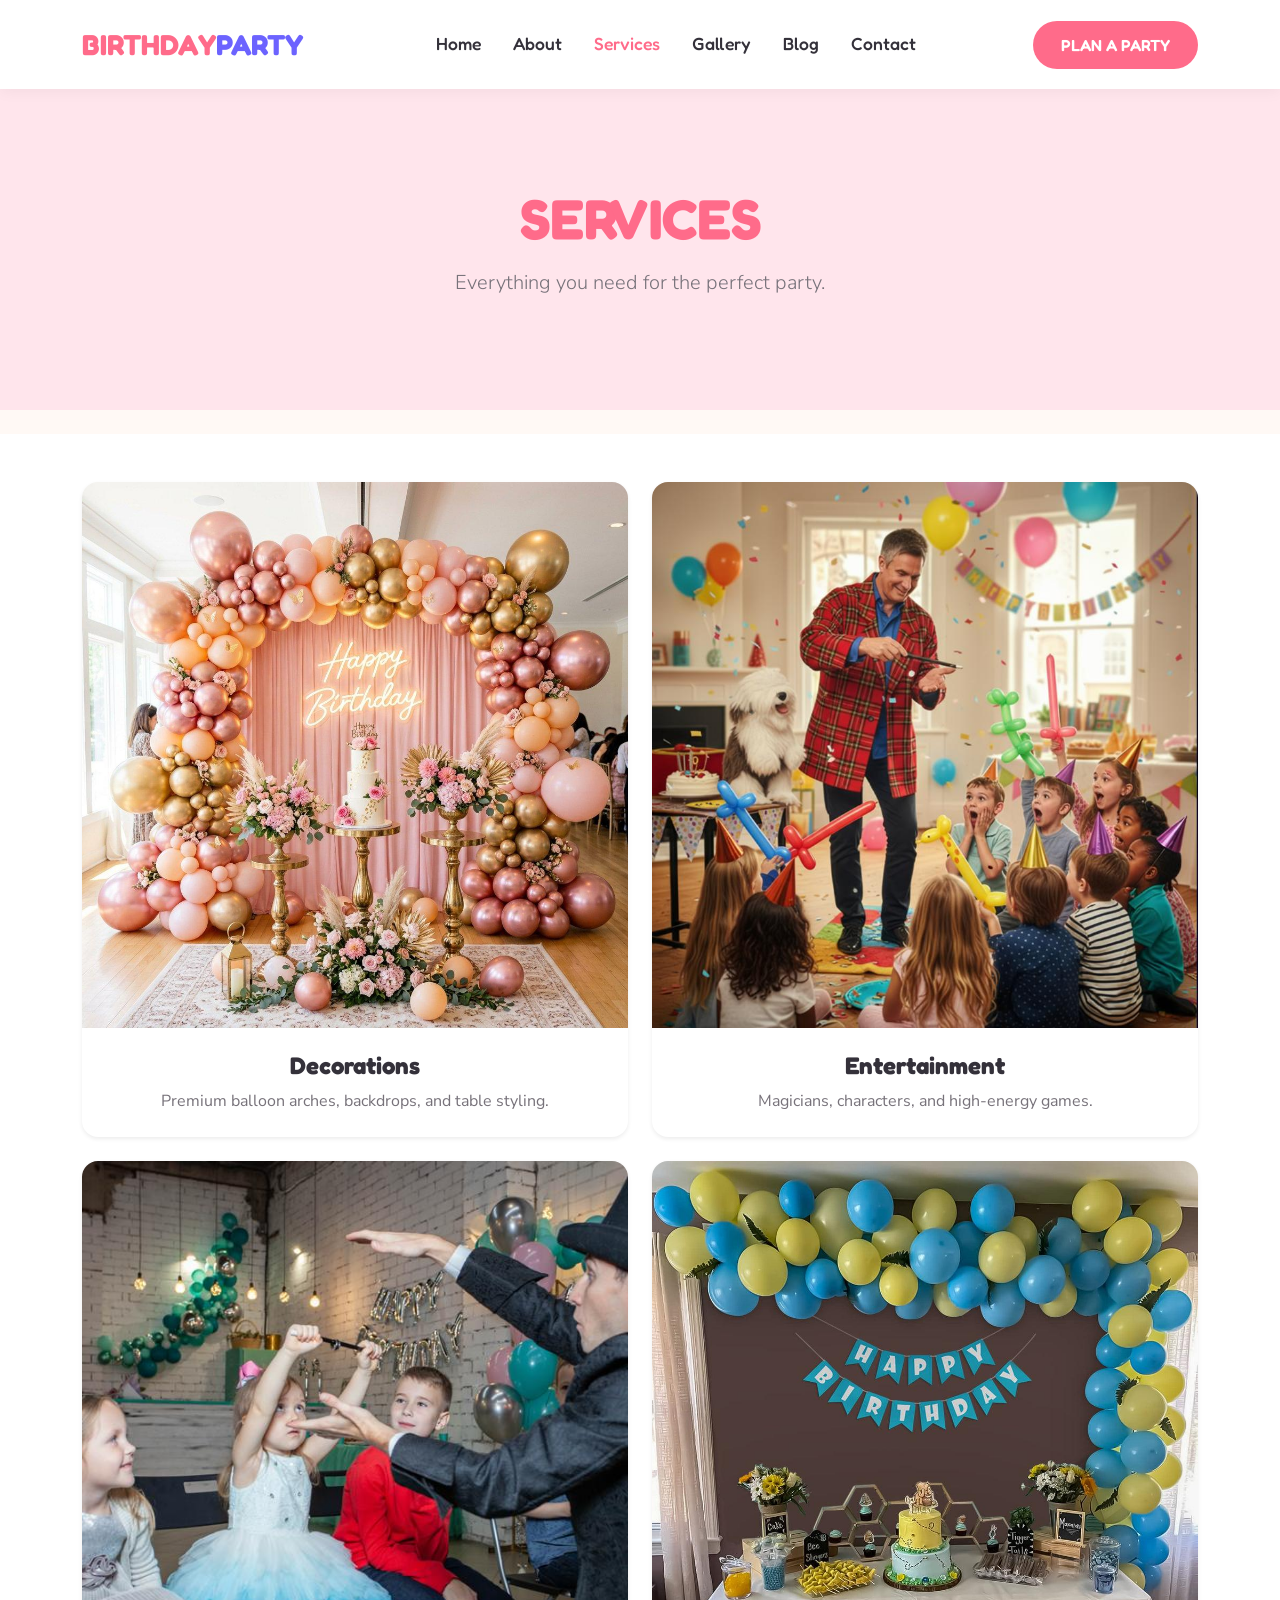
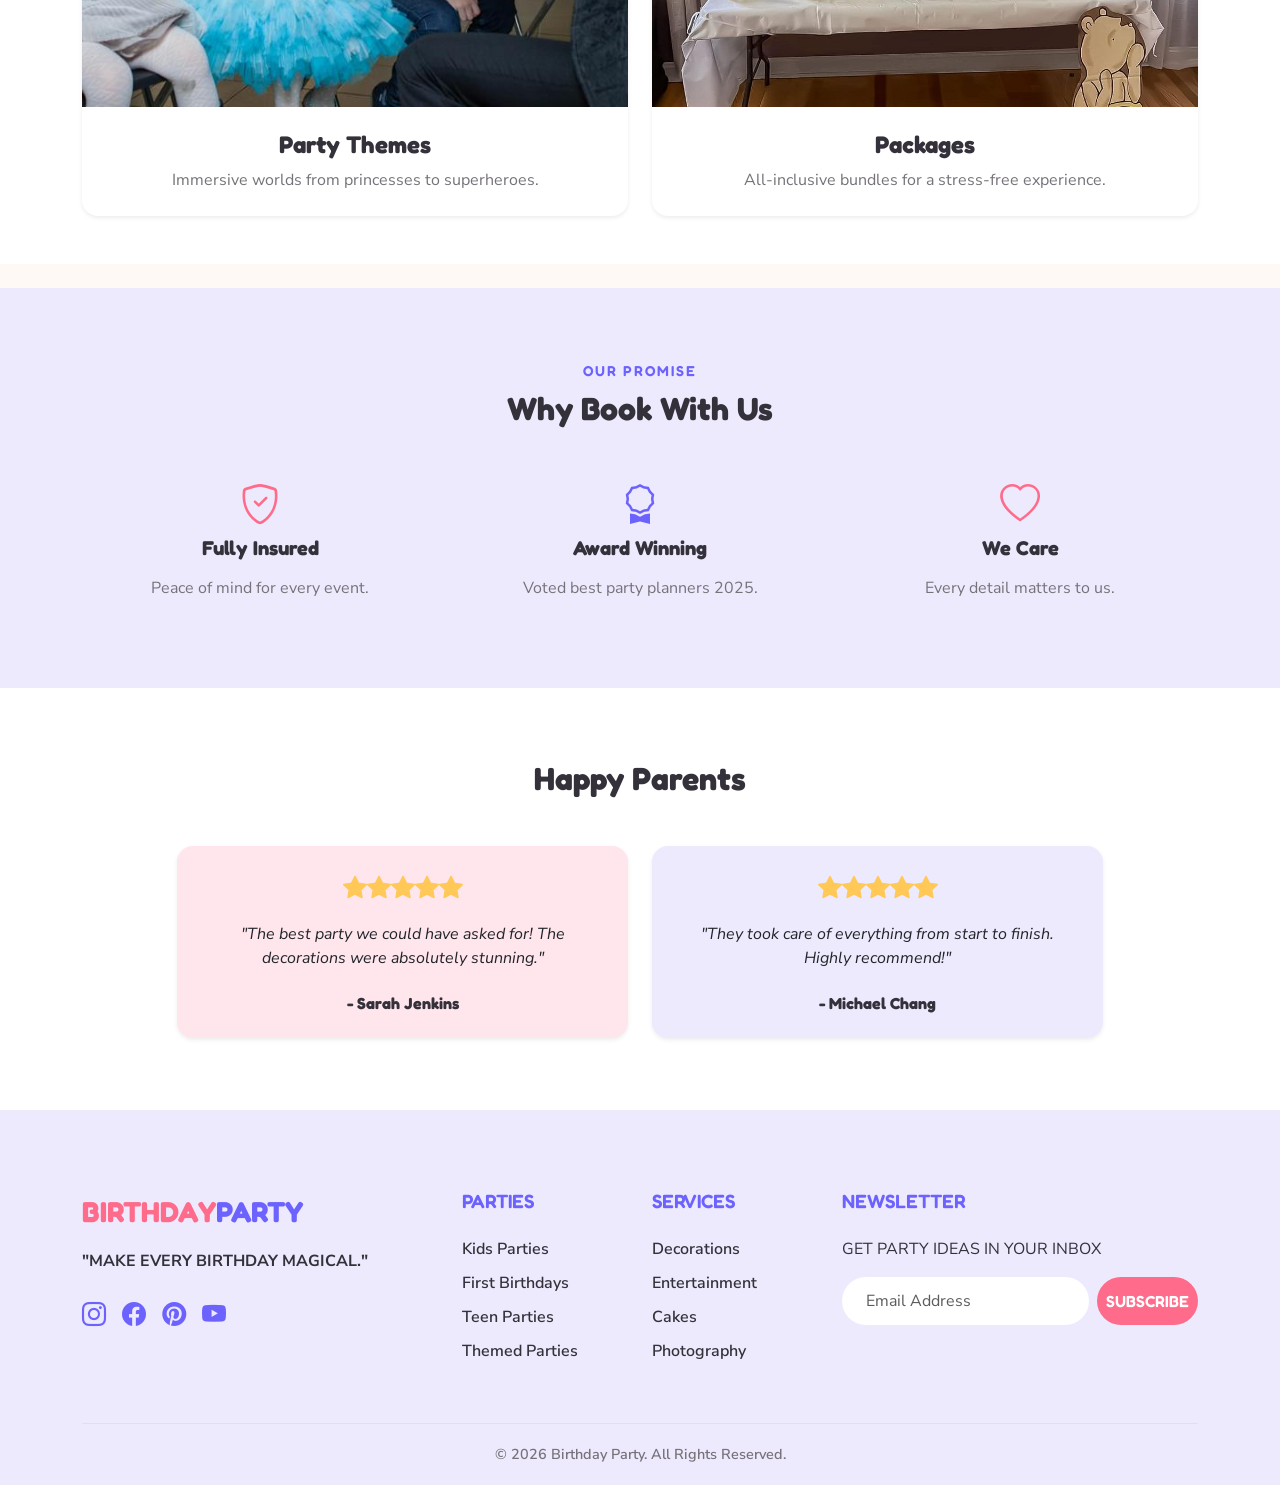
<file: parties.html>
﻿<!DOCTYPE html>
<html lang="en">

<head>
    <meta charset="UTF-8">
    <meta name="viewport" content="width=device-width, initial-scale=1.0">
    <meta name="description"
        content="Plan a magical birthday celebration with themed parties, balloon decorations, entertainment, venues and custom birthday packages.">
    <title>Birthday Party Planner | Kids Parties, Themes & Decorations</title>

    <!-- Favicon -->
    <link rel="icon"
        href="data:image/svg+xml,<svg xmlns=%22http://www.w3.org/2000/svg%22 viewBox=%220 0 100 100%22><text y=%22.9em%22 font-size=%2290%22>🎈</text></svg>">

    <!-- Bootstrap 5 CSS -->
    <link href="https://cdn.jsdelivr.net/npm/bootstrap@5.3.2/dist/css/bootstrap.min.css" rel="stylesheet">
    <!-- Bootstrap Icons -->
    <link rel="stylesheet" href="https://cdn.jsdelivr.net/npm/bootstrap-icons@1.11.1/font/bootstrap-icons.css">

    <!-- Custom CSS -->
    <link rel="stylesheet" href="assets/css/style.css">
    <link rel="stylesheet" href="assets/css/responsive.css">
</head>

<body>


    <!-- Header -->
    <header class="site-header">
        <div class="container">
            <nav class="navbar navbar-expand-lg navbar-light">
                <a class="navbar-brand" href="index.html">BIRTHDAY<span>PARTY</span></a>

                <button class="navbar-toggler border-0" type="button" data-bs-toggle="collapse"
                    data-bs-target="#mainNav" aria-controls="mainNav" aria-expanded="false"
                    aria-label="Toggle navigation">
                    <span class="navbar-toggler-icon"></span>
                </button>

                <div class="collapse navbar-collapse" id="mainNav">
                    <ul class="navbar-nav mx-auto mb-2 mb-lg-0">
                        <li class="nav-item"><a class="nav-link " href="index.html">Home</a></li>
                        <li class="nav-item"><a class="nav-link " href="about.html">About</a></li>
                        <li class="nav-item"><a class="nav-link active" href="parties.html">Services</a></li>
                        <li class="nav-item"><a class="nav-link" href="gallery.html">Gallery</a></li>
                        <li class="nav-item"><a class="nav-link" href="blog.html">Blog</a></li>
                        <li class="nav-item"><a class="nav-link " href="contact.html">Contact</a></li>
                    </ul>
                    <a href="booking.html" class="btn-primary-custom btn-confetti">PLAN A PARTY</a>
                </div>
            </nav>
        </div>
    </header>
    <section class="py-5 bg-light-pink text-center reveal">
        <div class="container py-5">
            <h1 class="display-4 fw-bold text-primary-color text-uppercase">Services</h1>
            <p class="lead text-muted-color">Everything you need for the perfect party.</p>
        </div>
    </section>

    <section class="py-5 my-4 bg-white reveal">
        <div class="container">
            <div class="row g-4">
                <div class="col-md-6">
                    <a href="decorations.html" class="text-decoration-none text-dark">
                        <div
                            class="card border-0 shadow-sm rounded-4 overflow-hidden h-100 service-card text-center p-0">
                            <img src="assets/images/service1.jpg" class="card-img-top"
                                style="width: 100%; height: auto;" alt="Decorations">
                            <div class="card-body p-4">
                                <h4 class="fw-bold mb-2">Decorations</h4>
                                <p class="text-muted-color mb-0">Premium balloon arches, backdrops, and table styling.
                                </p>
                            </div>
                        </div>
                    </a>
                </div>
                <div class="col-md-6">
                    <a href="entertainment.html" class="text-decoration-none text-dark">
                        <div
                            class="card border-0 shadow-sm rounded-4 overflow-hidden h-100 service-card text-center p-0">
                            <img src="assets/images/service2.jpg" class="card-img-top"
                                style="width: 100%; height: auto;" alt="Entertainment">
                            <div class="card-body p-4">
                                <h4 class="fw-bold mb-2">Entertainment</h4>
                                <p class="text-muted-color mb-0">Magicians, characters, and high-energy games.</p>
                            </div>
                        </div>
                    </a>
                </div>
                <div class="col-md-6">
                    <a href="themes.html" class="text-decoration-none text-dark">
                        <div
                            class="card border-0 shadow-sm rounded-4 overflow-hidden h-100 service-card text-center p-0">
                            <img src="assets/images/service3.jpg" class="card-img-top"
                                style="width: 100%; height: auto;" alt="Party Themes">
                            <div class="card-body p-4">
                                <h4 class="fw-bold mb-2">Party Themes</h4>
                                <p class="text-muted-color mb-0">Immersive worlds from princesses to superheroes.</p>
                            </div>
                        </div>
                    </a>
                </div>
                <div class="col-md-6">
                    <a href="party-packages.html" class="text-decoration-none text-dark">
                        <div
                            class="card border-0 shadow-sm rounded-4 overflow-hidden h-100 service-card text-center p-0">
                            <img src="assets/images/service4.jpg" class="card-img-top"
                                style="width: 100%; height: auto;" alt="Packages">
                            <div class="card-body p-4">
                                <h4 class="fw-bold mb-2">Packages</h4>
                                <p class="text-muted-color mb-0">All-inclusive bundles for a stress-free experience.</p>
                            </div>
                        </div>
                    </a>
                </div>
            </div>
        </div>
    </section>

    <!-- Why Book With Us -->
    <section class="py-5 bg-light-purple reveal">
        <div class="container py-4">
            <div class="text-center mb-5">
                <span class="eyebrow text-primary-color">OUR PROMISE</span>
                <h2 class="fw-bold">Why Book With Us</h2>
            </div>
            <div class="row g-4">
                <div class="col-md-4 text-center">
                    <i class="bi bi-shield-check fs-1 text-primary-color mb-3"></i>
                    <h5 class="fw-bold">Fully Insured</h5>
                    <p class="text-muted-color">Peace of mind for every event.</p>
                </div>
                <div class="col-md-4 text-center">
                    <i class="bi bi-award fs-1 text-secondary-color mb-3"></i>
                    <h5 class="fw-bold">Award Winning</h5>
                    <p class="text-muted-color">Voted best party planners 2025.</p>
                </div>
                <div class="col-md-4 text-center">
                    <i class="bi bi-heart fs-1 text-primary-color mb-3"></i>
                    <h5 class="fw-bold">We Care</h5>
                    <p class="text-muted-color">Every detail matters to us.</p>
                </div>
            </div>
        </div>
    </section>

    <!-- Testimonials -->
    <section class="py-5 bg-white reveal">
        <div class="container py-4 text-center">
            <h2 class="fw-bold mb-5">Happy Parents</h2>
            <div class="row g-4 justify-content-center">
                <div class="col-md-5">
                    <div class="card border-0 shadow-sm p-4 rounded-4 bg-light-pink h-100">
                        <div class="text-accent fs-4 mb-3"><i class="bi bi-star-fill"></i><i
                                class="bi bi-star-fill"></i><i class="bi bi-star-fill"></i><i
                                class="bi bi-star-fill"></i><i class="bi bi-star-fill"></i></div>
                        <p class="fst-italic mb-4">"The best party we could have asked for! The decorations were
                            absolutely stunning."</p>
                        <h6 class="fw-bold mb-0">- Sarah Jenkins</h6>
                    </div>
                </div>
                <div class="col-md-5">
                    <div class="card border-0 shadow-sm p-4 rounded-4 bg-light-purple h-100">
                        <div class="text-accent fs-4 mb-3"><i class="bi bi-star-fill"></i><i
                                class="bi bi-star-fill"></i><i class="bi bi-star-fill"></i><i
                                class="bi bi-star-fill"></i><i class="bi bi-star-fill"></i></div>
                        <p class="fst-italic mb-4">"They took care of everything from start to finish. Highly
                            recommend!"</p>
                        <h6 class="fw-bold mb-0">- Michael Chang</h6>
                    </div>
                </div>
            </div>
        </div>
    </section>
    <footer class="site-footer">
        <div class="container">
            <div class="row g-4">
                <div class="col-12 col-lg-4 mb-4 mb-lg-0">
                    <a class="navbar-brand d-block mb-3" href="index.html">BIRTHDAY<span>PARTY</span></a>
                    <p class="fw-bold mb-4">"MAKE EVERY BIRTHDAY MAGICAL."</p>
                    <div class="d-flex gap-3 fs-4">
                        <a href="#" class="text-secondary-color hover-primary"><i class="bi bi-instagram"></i></a>
                        <a href="#" class="text-secondary-color hover-primary"><i class="bi bi-facebook"></i></a>
                        <a href="#" class="text-secondary-color hover-primary"><i class="bi bi-pinterest"></i></a>
                        <a href="#" class="text-secondary-color hover-primary"><i class="bi bi-youtube"></i></a>
                    </div>
                </div>
                <div class="col-12 col-lg-2 mb-4 mb-lg-0 footer-widget">
                    <h4>PARTIES</h4>
                    <ul class="footer-links">
                        <li><a href="parties.html">Kids Parties</a></li>
                        <li><a href="parties.html">First Birthdays</a></li>
                        <li><a href="parties.html">Teen Parties</a></li>
                        <li><a href="themes.html">Themed Parties</a></li>
                    </ul>
                </div>
                <div class="col-12 col-lg-2 mb-4 mb-lg-0 footer-widget">
                    <h4>SERVICES</h4>
                    <ul class="footer-links">
                        <li><a href="decorations.html">Decorations</a></li>
                        <li><a href="entertainment.html">Entertainment</a></li>
                        <li><a href="decorations.html">Cakes</a></li>
                        <li><a href="gallery.html">Photography</a></li>
                    </ul>
                </div>
                <div class="col-12 col-lg-4 footer-widget">
                    <h4>NEWSLETTER</h4>
                    <p>GET PARTY IDEAS IN YOUR INBOX</p>
                    <form class="d-flex gap-2">
                        <input type="email" class="form-control rounded-pill border-0 px-4" placeholder="Email Address">
                        <button class="btn btn-primary-custom px-4" type="submit">SUBSCRIBE</button>
                    </form>
                </div>
            </div>
            <div class="footer-bottom d-flex flex-column flex-md-row justify-content-center align-items-center">
                <p class="mb-0 text-muted-color">&copy; 2026 Birthday Party. All Rights Reserved.</p>
            </div>
        </div>
    </footer>

    <!-- Scroll to Top Button -->
    <button id="scrollTopBtn" class="scroll-top-btn"><i class="bi bi-arrow-up"></i></button>

    <!-- Bootstrap Bundle JS -->
    <script src="https://cdn.jsdelivr.net/npm/bootstrap@5.3.2/dist/js/bootstrap.bundle.min.js"></script>
    <!-- Custom JS -->
    <script src="assets/js/main.js"></script>
</body>

</html>
</file>
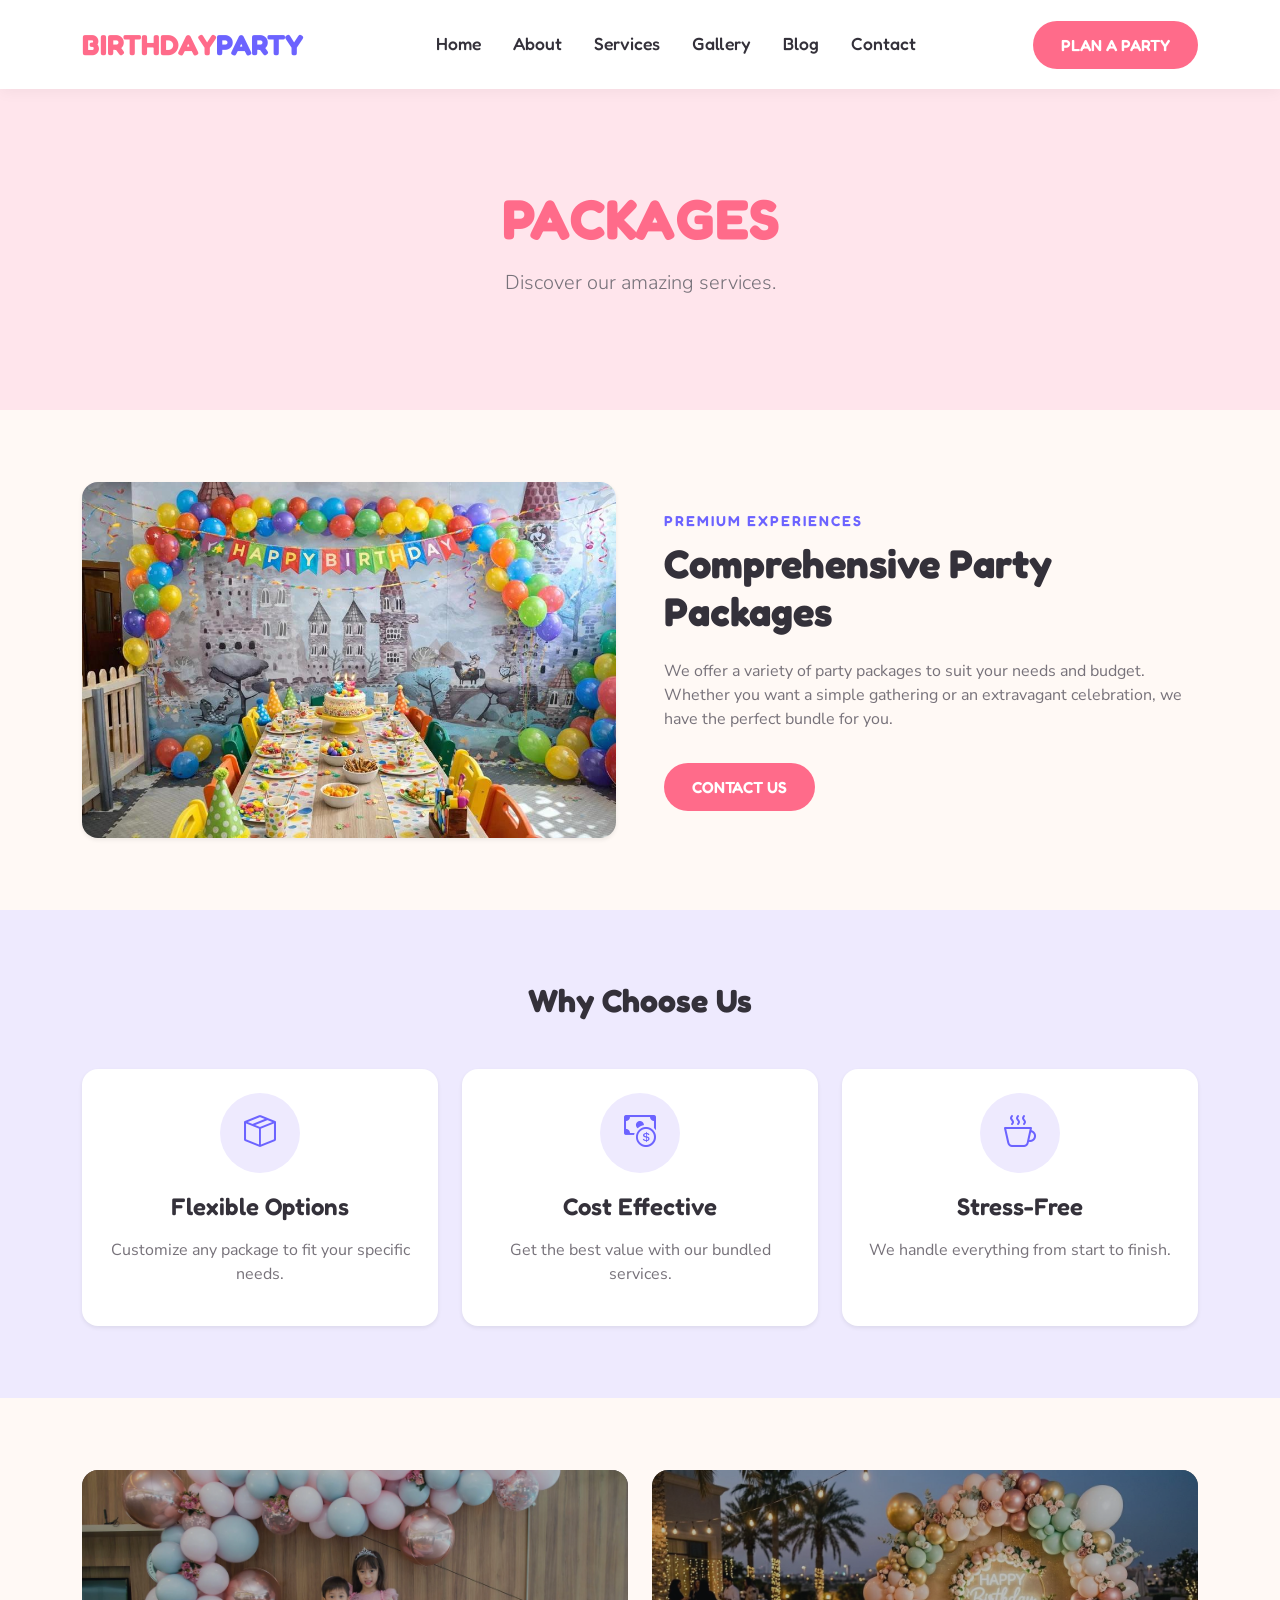
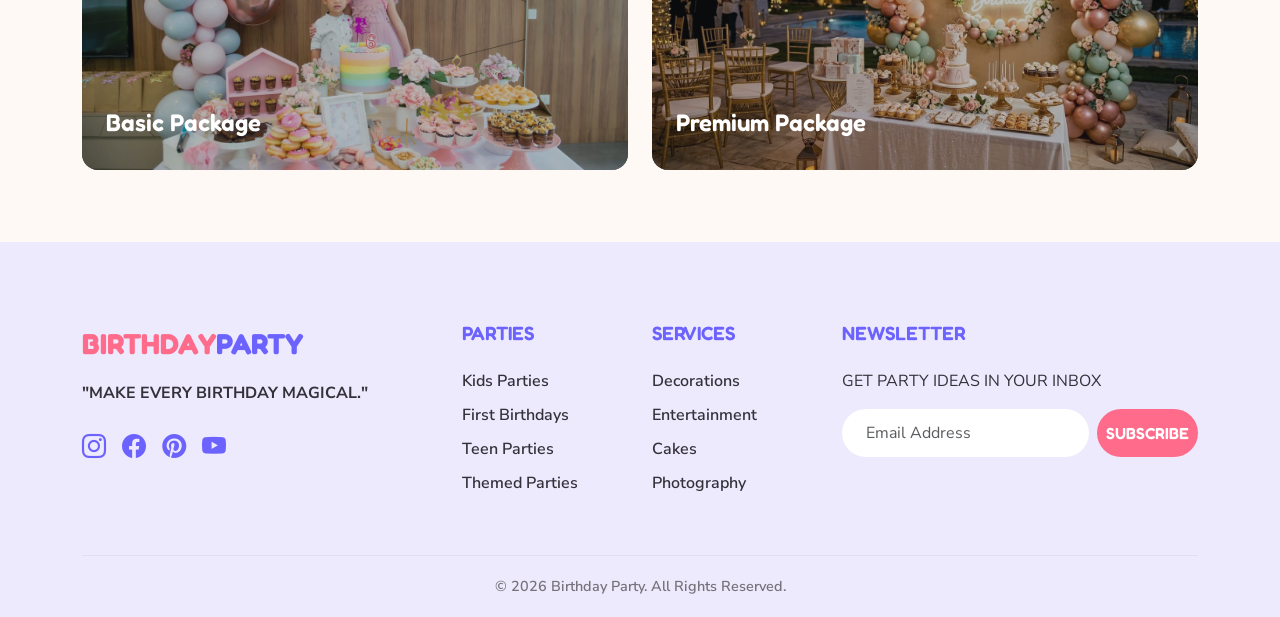
<file: party-packages.html>
﻿<!DOCTYPE html>
<html lang="en">

<head>
    <meta charset="UTF-8">
    <meta name="viewport" content="width=device-width, initial-scale=1.0">
    <meta name="description"
        content="Plan a magical birthday celebration with themed parties, balloon decorations, entertainment, venues and custom birthday packages.">
    <title>Birthday Party Planner | Kids Parties, Themes & Decorations</title>

    <!-- Favicon -->
    <link rel="icon"
        href="data:image/svg+xml,<svg xmlns=%22http://www.w3.org/2000/svg%22 viewBox=%220 0 100 100%22><text y=%22.9em%22 font-size=%2290%22>🎈</text></svg>">

    <!-- Bootstrap 5 CSS -->
    <link href="https://cdn.jsdelivr.net/npm/bootstrap@5.3.2/dist/css/bootstrap.min.css" rel="stylesheet">
    <!-- Bootstrap Icons -->
    <link rel="stylesheet" href="https://cdn.jsdelivr.net/npm/bootstrap-icons@1.11.1/font/bootstrap-icons.css">

    <!-- Custom CSS -->
    <link rel="stylesheet" href="assets/css/style.css">
    <link rel="stylesheet" href="assets/css/responsive.css">
</head>

<body>



    <!-- Header -->
    <header class="site-header">
        <div class="container">
            <nav class="navbar navbar-expand-lg navbar-light">
                <a class="navbar-brand" href="index.html">BIRTHDAY<span>PARTY</span></a>

                <button class="navbar-toggler border-0" type="button" data-bs-toggle="collapse"
                    data-bs-target="#mainNav" aria-controls="mainNav" aria-expanded="false"
                    aria-label="Toggle navigation">
                    <span class="navbar-toggler-icon"></span>
                </button>

                <div class="collapse navbar-collapse" id="mainNav">
                    <ul class="navbar-nav mx-auto mb-2 mb-lg-0">
                        <li class="nav-item"><a class="nav-link " href="index.html">Home</a></li>
                        <li class="nav-item"><a class="nav-link" href="about.html">About</a></li>
                        <li class="nav-item"><a class="nav-link" href="parties.html">Services</a></li>
                        <li class="nav-item"><a class="nav-link" href="gallery.html">Gallery</a></li>
                        <li class="nav-item"><a class="nav-link" href="blog.html">Blog</a></li>
                        <li class="nav-item"><a class="nav-link" href="contact.html">Contact</a></li>
                    </ul>
                    <a href="booking.html" class="btn-primary-custom btn-confetti">PLAN A PARTY</a>
                </div>
            </nav>
        </div>
    </header>
    <!-- Page Hero -->
    <section class="py-5 bg-light-pink text-center reveal">
        <div class="container py-5">
            <h1 class="display-4 fw-bold text-primary-color text-uppercase">Packages</h1>
            <p class="lead text-muted-color">Discover our amazing services.</p>
        </div>
    </section>

    <!-- Section 1: Intro -->
    <section class="py-5 my-4 reveal">
        <div class="container">
            <div class="row align-items-center g-5">
                <div class="col-lg-6">
                    <img src="assets/images/comprehensive.jpg" class="img-fluid rounded-4 shadow-sm"
                        alt="Comprehensive Party Packages">
                </div>
                <div class="col-lg-6">
                    <span class="eyebrow">PREMIUM EXPERIENCES</span>
                    <h2 class="display-6 fw-bold mb-4">Comprehensive Party Packages</h2>
                    <p class="text-muted-color">We offer a variety of party packages to suit your needs and budget.
                        Whether you want a simple gathering or an extravagant celebration, we have the perfect bundle
                        for you.</p>
                    <a href="contact.html" class="btn-primary-custom mt-3">CONTACT US</a>
                </div>
            </div>
        </div>
    </section>

    <!-- Section 2: Features -->
    <section class="py-5 bg-light-purple reveal">
        <div class="container py-4">
            <div class="text-center mb-5">
                <h2 class="fw-bold">Why Choose Us</h2>
            </div>
            <div class="row g-4 text-center">
                <div class="col-md-4">
                    <div class="bg-white p-4 rounded-4 shadow-sm h-100 service-card">
                        <div class="service-icon"><i class="bi bi-box-seam"></i></div>
                        <h4>Flexible Options</h4>
                        <p class="text-muted-color">Customize any package to fit your specific needs.</p>
                    </div>
                </div>
                <div class="col-md-4">
                    <div class="bg-white p-4 rounded-4 shadow-sm h-100 service-card">
                        <div class="service-icon"><i class="bi bi-cash-coin"></i></div>
                        <h4>Cost Effective</h4>
                        <p class="text-muted-color">Get the best value with our bundled services.</p>
                    </div>
                </div>
                <div class="col-md-4">
                    <div class="bg-white p-4 rounded-4 shadow-sm h-100 service-card">
                        <div class="service-icon"><i class="bi bi-cup-hot"></i></div>
                        <h4>Stress-Free</h4>
                        <p class="text-muted-color">We handle everything from start to finish.</p>
                    </div>
                </div>
            </div>
        </div>
    </section>

    <!-- Section 3: Gallery/Grid -->
    <section class="py-5 my-4 reveal">
        <div class="container">
            <div class="row g-4">
                <div class="col-md-6">
                    <div class="card border-0 bg-dark text-white rounded-4 overflow-hidden">
                        <img src="assets/images/packages1.jpg" class="card-img"
                            style="height:300px; object-fit:cover; opacity: 0.7;" alt="...">
                        <div class="card-img-overlay d-flex flex-column justify-content-end p-4">
                            <h4 class="card-title text-white">Basic Package</h4>
                        </div>
                    </div>
                </div>
                <div class="col-md-6">
                    <div class="card border-0 bg-dark text-white rounded-4 overflow-hidden">
                        <img src="assets/images/packages2.jpg" class="card-img"
                            style="height:300px; object-fit:cover; opacity: 0.7;" alt="...">
                        <div class="card-img-overlay d-flex flex-column justify-content-end p-4">
                            <h4 class="card-title text-white">Premium Package</h4>
                        </div>
                    </div>
                </div>
            </div>
        </div>
    </section>
    <footer class="site-footer">
        <div class="container">
            <div class="row g-4">
                <div class="col-12 col-lg-4 mb-4 mb-lg-0">
                    <a class="navbar-brand d-block mb-3" href="index.html">BIRTHDAY<span>PARTY</span></a>
                    <p class="fw-bold mb-4">"MAKE EVERY BIRTHDAY MAGICAL."</p>
                    <div class="d-flex gap-3 fs-4">
                        <a href="#" class="text-secondary-color hover-primary"><i class="bi bi-instagram"></i></a>
                        <a href="#" class="text-secondary-color hover-primary"><i class="bi bi-facebook"></i></a>
                        <a href="#" class="text-secondary-color hover-primary"><i class="bi bi-pinterest"></i></a>
                        <a href="#" class="text-secondary-color hover-primary"><i class="bi bi-youtube"></i></a>
                    </div>
                </div>
                <div class="col-12 col-lg-2 mb-4 mb-lg-0 footer-widget">
                    <h4>PARTIES</h4>
                    <ul class="footer-links">
                        <li><a href="parties.html">Kids Parties</a></li>
                        <li><a href="parties.html">First Birthdays</a></li>
                        <li><a href="parties.html">Teen Parties</a></li>
                        <li><a href="themes.html">Themed Parties</a></li>
                    </ul>
                </div>
                <div class="col-12 col-lg-2 mb-4 mb-lg-0 footer-widget">
                    <h4>SERVICES</h4>
                    <ul class="footer-links">
                        <li><a href="decorations.html">Decorations</a></li>
                        <li><a href="entertainment.html">Entertainment</a></li>
                        <li><a href="decorations.html">Cakes</a></li>
                        <li><a href="gallery.html">Photography</a></li>
                    </ul>
                </div>
                <div class="col-12 col-lg-4 footer-widget">
                    <h4>NEWSLETTER</h4>
                    <p>GET PARTY IDEAS IN YOUR INBOX</p>
                    <form class="d-flex gap-2">
                        <input type="email" class="form-control rounded-pill border-0 px-4" placeholder="Email Address">
                        <button class="btn btn-primary-custom px-4" type="submit">SUBSCRIBE</button>
                    </form>
                </div>
            </div>
            <div class="footer-bottom d-flex flex-column flex-md-row justify-content-center align-items-center">
                <p class="mb-0 text-muted-color">&copy; 2026 Birthday Party. All Rights Reserved.</p>
            </div>
        </div>
    </footer>

    <!-- Scroll to Top Button -->
    <button id="scrollTopBtn" class="scroll-top-btn"><i class="bi bi-arrow-up"></i></button>

    <!-- Bootstrap Bundle JS -->
    <script src="https://cdn.jsdelivr.net/npm/bootstrap@5.3.2/dist/js/bootstrap.bundle.min.js"></script>
    <!-- Custom JS -->
    <script src="assets/js/main.js"></script>
</body>

</html>
</file>
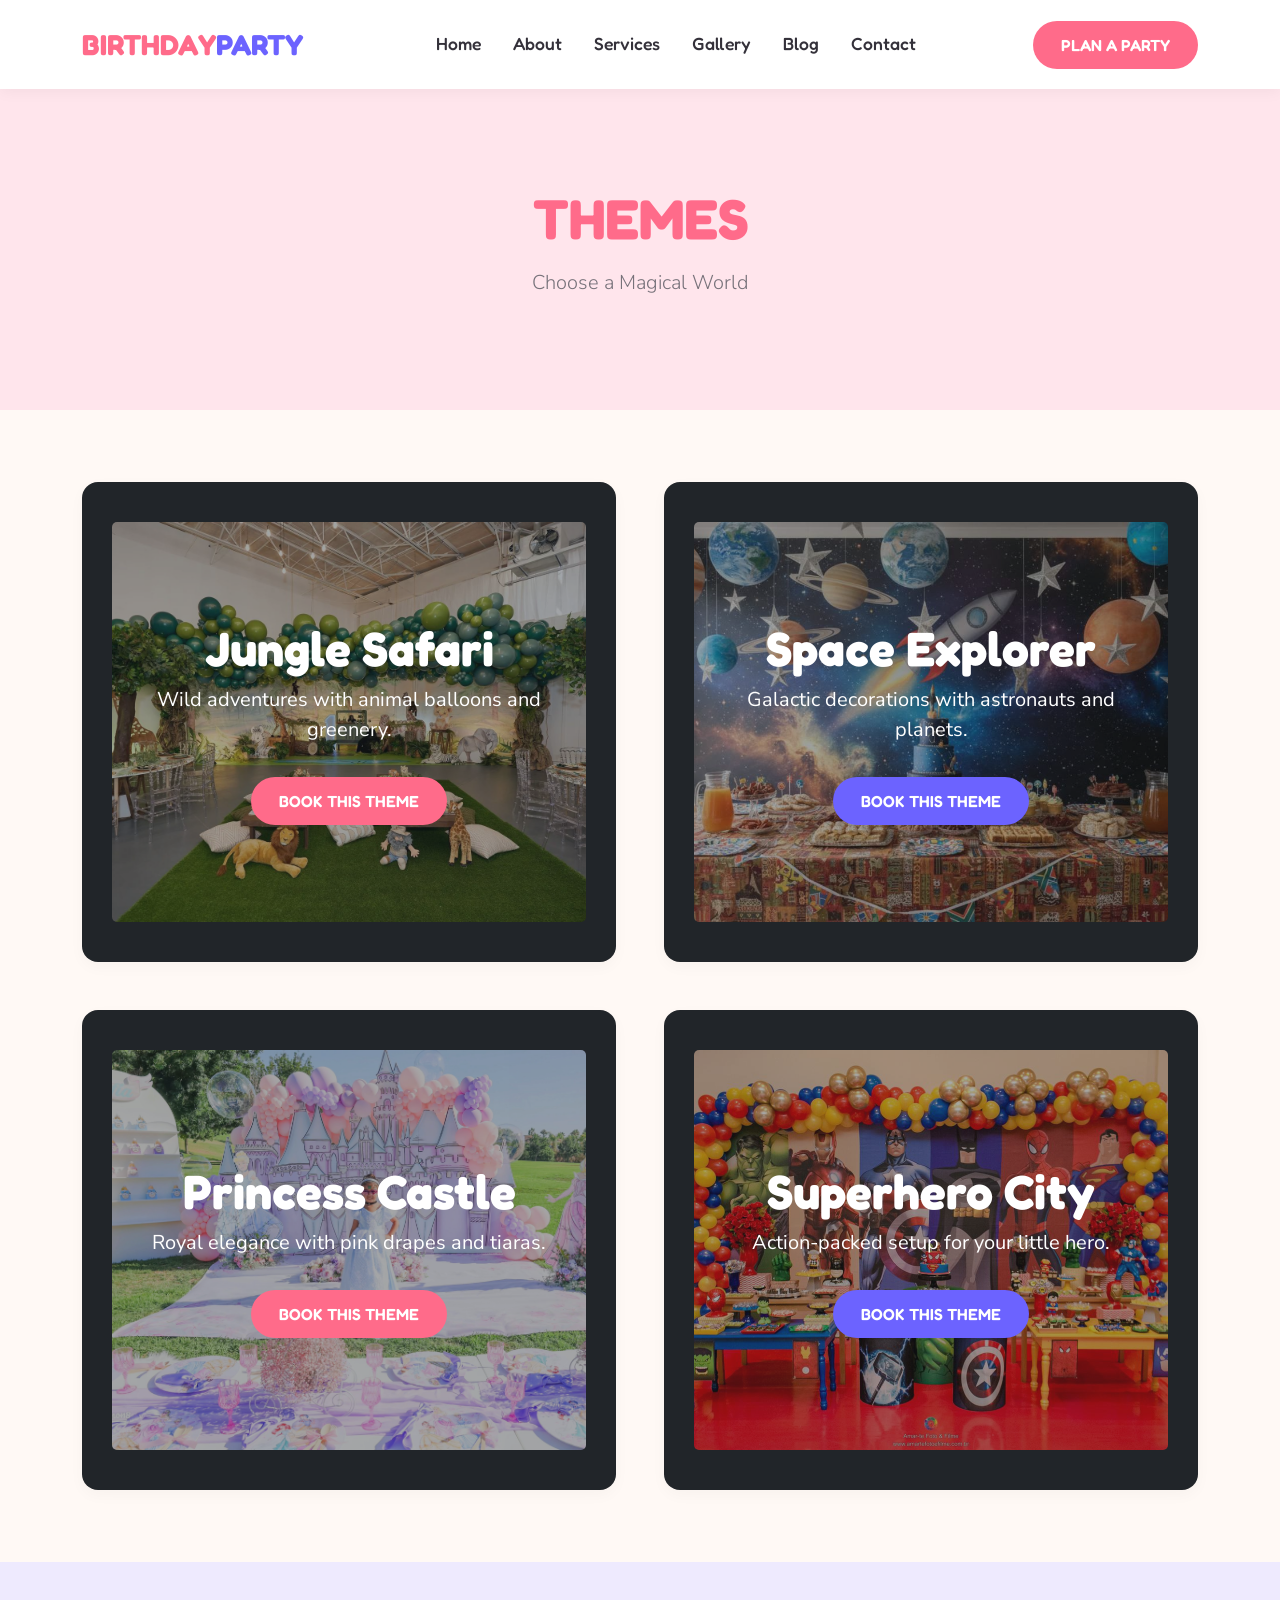
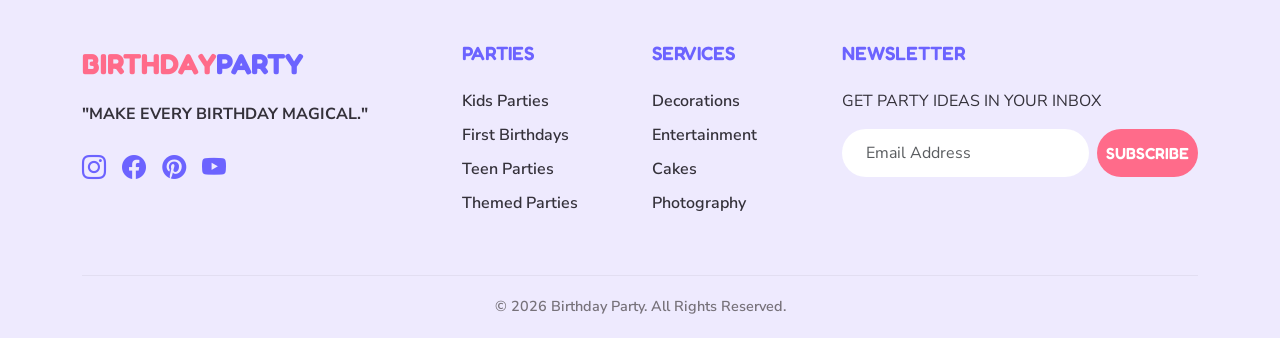
<file: themes.html>
﻿<!DOCTYPE html>
<html lang="en">

<head>
    <meta charset="UTF-8">
    <meta name="viewport" content="width=device-width, initial-scale=1.0">
    <meta name="description"
        content="Plan a magical birthday celebration with themed parties, balloon decorations, entertainment, venues and custom birthday packages.">
    <title>Birthday Party Planner | Kids Parties, Themes & Decorations</title>

    <!-- Favicon -->
    <link rel="icon"
        href="data:image/svg+xml,<svg xmlns=%22http://www.w3.org/2000/svg%22 viewBox=%220 0 100 100%22><text y=%22.9em%22 font-size=%2290%22>🎈</text></svg>">

    <!-- Bootstrap 5 CSS -->
    <link href="https://cdn.jsdelivr.net/npm/bootstrap@5.3.2/dist/css/bootstrap.min.css" rel="stylesheet">
    <!-- Bootstrap Icons -->
    <link rel="stylesheet" href="https://cdn.jsdelivr.net/npm/bootstrap-icons@1.11.1/font/bootstrap-icons.css">

    <!-- Custom CSS -->
    <link rel="stylesheet" href="assets/css/style.css">
    <link rel="stylesheet" href="assets/css/responsive.css">
</head>

<body>


    <!-- Header -->
    <header class="site-header">
        <div class="container">
            <nav class="navbar navbar-expand-lg navbar-light">
                <a class="navbar-brand" href="index.html">BIRTHDAY<span>PARTY</span></a>

                <button class="navbar-toggler border-0" type="button" data-bs-toggle="collapse"
                    data-bs-target="#mainNav" aria-controls="mainNav" aria-expanded="false"
                    aria-label="Toggle navigation">
                    <span class="navbar-toggler-icon"></span>
                </button>

                <div class="collapse navbar-collapse" id="mainNav">
                    <ul class="navbar-nav mx-auto mb-2 mb-lg-0">
                        <li class="nav-item"><a class="nav-link " href="index.html">Home</a></li>
                        <li class="nav-item"><a class="nav-link " href="about.html">About</a></li>
                        <li class="nav-item"><a class="nav-link" href="parties.html">Services</a></li>
                        <li class="nav-item"><a class="nav-link" href="gallery.html">Gallery</a></li>
                        <li class="nav-item"><a class="nav-link" href="blog.html">Blog</a></li>
                        <li class="nav-item"><a class="nav-link" href="contact.html">Contact</a></li>
                    </ul>
                    <a href="booking.html" class="btn-primary-custom btn-confetti">PLAN A PARTY</a>
                </div>
            </nav>
        </div>
    </header>
    <section class="py-5 bg-light-pink text-center reveal">
        <div class="container py-5">
            <h1 class="display-4 fw-bold text-primary-color text-uppercase">Themes</h1>
            <p class="lead text-muted-color">Choose a Magical World</p>
        </div>
    </section>

    <section class="py-5 my-4 reveal">
        <div class="container">
            <div class="row g-5">
                <div class="col-md-6">
                    <div class="card border-0 bg-dark text-white rounded-4 overflow-hidden service-card">
                        <img src="assets/images/themes1.jpg" class="card-img"
                            style="height:400px; object-fit:cover; opacity: 0.6;" alt="...">
                        <div class="card-img-overlay d-flex flex-column justify-content-center text-center p-5">
                            <h2 class="card-title text-white fw-bold display-5">Jungle Safari</h2>
                            <p class="fs-5">Wild adventures with animal balloons and greenery.</p>
                            <a href="booking.html" class="btn btn-primary-custom btn-confetti mt-3 mx-auto w-auto">BOOK
                                THIS THEME</a>
                        </div>
                    </div>
                </div>
                <div class="col-md-6">
                    <div class="card border-0 bg-dark text-white rounded-4 overflow-hidden service-card">
                        <img src="assets/images/themes2.jpg" class="card-img"
                            style="height:400px; object-fit:cover; opacity: 0.6;" alt="...">
                        <div class="card-img-overlay d-flex flex-column justify-content-center text-center p-5">
                            <h2 class="card-title text-white fw-bold display-5">Space Explorer</h2>
                            <p class="fs-5">Galactic decorations with astronauts and planets.</p>
                            <a href="booking.html"
                                class="btn btn-secondary-custom btn-confetti mt-3 mx-auto w-auto">BOOK THIS THEME</a>
                        </div>
                    </div>
                </div>
                <div class="col-md-6">
                    <div class="card border-0 bg-dark text-white rounded-4 overflow-hidden service-card">
                        <img src="assets/images/themes3.jpg" class="card-img"
                            style="height:400px; object-fit:cover; opacity: 0.6;" alt="...">
                        <div class="card-img-overlay d-flex flex-column justify-content-center text-center p-5">
                            <h2 class="card-title text-white fw-bold display-5">Princess Castle</h2>
                            <p class="fs-5">Royal elegance with pink drapes and tiaras.</p>
                            <a href="booking.html" class="btn btn-primary-custom btn-confetti mt-3 mx-auto w-auto">BOOK
                                THIS THEME</a>
                        </div>
                    </div>
                </div>
                <div class="col-md-6">
                    <div class="card border-0 bg-dark text-white rounded-4 overflow-hidden service-card">
                        <img src="assets/images/themes4.jpg" class="card-img"
                            style="height:400px; object-fit:cover; opacity: 0.6;" alt="...">
                        <div class="card-img-overlay d-flex flex-column justify-content-center text-center p-5">
                            <h2 class="card-title text-white fw-bold display-5">Superhero City</h2>
                            <p class="fs-5">Action-packed setup for your little hero.</p>
                            <a href="booking.html"
                                class="btn btn-secondary-custom btn-confetti mt-3 mx-auto w-auto">BOOK THIS THEME</a>
                        </div>
                    </div>
                </div>
            </div>
        </div>
    </section>
    <footer class="site-footer">
        <div class="container">
            <div class="row g-4">
                <div class="col-12 col-lg-4 mb-4 mb-lg-0">
                    <a class="navbar-brand d-block mb-3" href="index.html">BIRTHDAY<span>PARTY</span></a>
                    <p class="fw-bold mb-4">"MAKE EVERY BIRTHDAY MAGICAL."</p>
                    <div class="d-flex gap-3 fs-4">
                        <a href="#" class="text-secondary-color hover-primary"><i class="bi bi-instagram"></i></a>
                        <a href="#" class="text-secondary-color hover-primary"><i class="bi bi-facebook"></i></a>
                        <a href="#" class="text-secondary-color hover-primary"><i class="bi bi-pinterest"></i></a>
                        <a href="#" class="text-secondary-color hover-primary"><i class="bi bi-youtube"></i></a>
                    </div>
                </div>
                <div class="col-12 col-lg-2 mb-4 mb-lg-0 footer-widget">
                    <h4>PARTIES</h4>
                    <ul class="footer-links">
                        <li><a href="parties.html">Kids Parties</a></li>
                        <li><a href="parties.html">First Birthdays</a></li>
                        <li><a href="parties.html">Teen Parties</a></li>
                        <li><a href="themes.html">Themed Parties</a></li>
                    </ul>
                </div>
                <div class="col-12 col-lg-2 mb-4 mb-lg-0 footer-widget">
                    <h4>SERVICES</h4>
                    <ul class="footer-links">
                        <li><a href="decorations.html">Decorations</a></li>
                        <li><a href="entertainment.html">Entertainment</a></li>
                        <li><a href="decorations.html">Cakes</a></li>
                        <li><a href="gallery.html">Photography</a></li>
                    </ul>
                </div>
                <div class="col-12 col-lg-4 footer-widget">
                    <h4>NEWSLETTER</h4>
                    <p>GET PARTY IDEAS IN YOUR INBOX</p>
                    <form class="d-flex gap-2">
                        <input type="email" class="form-control rounded-pill border-0 px-4" placeholder="Email Address">
                        <button class="btn btn-primary-custom px-4" type="submit">SUBSCRIBE</button>
                    </form>
                </div>
            </div>
            <div class="footer-bottom d-flex flex-column flex-md-row justify-content-center align-items-center">
                <p class="mb-0 text-muted-color">&copy; 2026 Birthday Party. All Rights Reserved.</p>
            </div>
        </div>
    </footer>

    <!-- Scroll to Top Button -->
    <button id="scrollTopBtn" class="scroll-top-btn"><i class="bi bi-arrow-up"></i></button>

    <!-- Bootstrap Bundle JS -->
    <script src="https://cdn.jsdelivr.net/npm/bootstrap@5.3.2/dist/js/bootstrap.bundle.min.js"></script>
    <!-- Custom JS -->
    <script src="assets/js/main.js"></script>
</body>

</html>
</file>
<file: assets/css/style.css>
/* 
==================================================
BIRTHDAY PARTY - PREMIUM EVENT THEME
================================================== 
*/

@import url('https://fonts.googleapis.com/css2?family=Fredoka:wght@400;500;600;700&family=Nunito+Sans:ital,opsz,wght@0,6..12,300..800;1,6..12,300..800&display=swap');

:root {
  /* Colors */
  --primary: #FF6B8A;
  --secondary: #6C63FF;
  --accent: #FFC857;
  --accent2: #55C7B5;
  --bg-color: #FFF9F5;
  --light-pink: #FFE5EC;
  --light-purple: #EEEAFE;
  --text-color: #34313A;
  --muted-text: #77727A;
  --white: #FFFFFF;

  /* Typography */
  --font-heading: 'Fredoka', sans-serif;
  --font-body: 'Nunito Sans', sans-serif;

  /* Other vars */
  --border-radius-sm: 8px;
  --border-radius-md: 16px;
  --border-radius-lg: 32px;
  --border-radius-xl: 64px;
  --box-shadow: 0 10px 30px rgba(108, 99, 255, 0.08);
  --box-shadow-hover: 0 15px 40px rgba(108, 99, 255, 0.15);
  --transition: all 0.3s ease-in-out;
}

/* ==================================================
   GLOBAL STYLES
   ================================================== */
body {
  font-family: var(--font-body);
  color: var(--text-color);
  background-color: var(--bg-color);
  overflow-x: hidden;
  -webkit-font-smoothing: antialiased;
}

h1, h2, h3, h4, h5, h6 {
  font-family: var(--font-heading);
  font-weight: 600;
  color: var(--text-color);
  margin-bottom: 1rem;
}

a {
  color: var(--primary);
  text-decoration: none;
  transition: var(--transition);
}

a:hover {
  color: var(--secondary);
}

img {
  max-width: 100%;
  height: auto;
}

/* ==================================================
   TYPOGRAPHY UTILITIES
   ================================================== */
.text-primary-color { color: var(--primary); }
.text-secondary-color { color: var(--secondary); }
.text-accent { color: var(--accent); }
.text-accent2 { color: var(--accent2); }
.text-muted-color { color: var(--muted-text); }

.bg-light-pink { background-color: var(--light-pink); }
.bg-light-purple { background-color: var(--light-purple); }

.eyebrow {
  font-family: var(--font-heading);
  text-transform: uppercase;
  font-size: 0.9rem;
  font-weight: 600;
  letter-spacing: 2px;
  color: var(--secondary);
  display: block;
  margin-bottom: 0.5rem;
}

.heading-lg {
  font-size: clamp(2.5rem, 5vw, 4rem);
  line-height: 1.1;
  font-weight: 700;
}

/* ==================================================
   BUTTONS
   ================================================== */
.btn-primary-custom {
  background-color: var(--primary);
  color: var(--white);
  font-family: var(--font-heading);
  font-weight: 600;
  padding: 12px 28px;
  border-radius: var(--border-radius-xl);
  border: none;
  transition: var(--transition);
  position: relative;
  overflow: hidden;
  display: inline-flex;
  align-items: center;
  justify-content: center;
  gap: 8px;
  z-index: 1;
}

.btn-primary-custom::before {
  content: '';
  position: absolute;
  top: 0;
  left: 0;
  width: 0;
  height: 100%;
  background-color: var(--secondary);
  z-index: -1;
  transition: var(--transition);
  border-radius: var(--border-radius-xl);
}

.btn-primary-custom:hover::before {
  width: 100%;
}

.btn-primary-custom:hover {
  color: var(--white);
  transform: translateY(-2px);
  box-shadow: 0 10px 20px rgba(255, 107, 138, 0.3);
}

.btn-secondary-custom {
  background-color: var(--secondary);
  color: var(--white);
  font-family: var(--font-heading);
  font-weight: 600;
  padding: 12px 28px;
  border-radius: var(--border-radius-xl);
  border: none;
  transition: var(--transition);
  display: inline-flex;
  align-items: center;
  justify-content: center;
  gap: 8px;
}

.btn-secondary-custom:hover {
  background-color: var(--primary);
  color: var(--white);
  transform: translateY(-2px);
  box-shadow: 0 10px 20px rgba(108, 99, 255, 0.3);
}

/* ==================================================
   HEADER & NAVIGATION
   ================================================== */
.top-bar {
  background-color: var(--light-pink);
  padding: 8px 0;
  font-size: 0.85rem;
  font-weight: 600;
}

.top-bar a {
  color: var(--text-color);
  margin-left: 15px;
}

.top-bar a:hover {
  color: var(--primary);
}

.site-header {
  background-color: var(--white);
  box-shadow: 0 2px 15px rgba(0,0,0,0.05);
  position: sticky;
  top: 0;
  z-index: 1030;
  transition: var(--transition);
}

.navbar-brand {
  font-family: var(--font-heading);
  font-size: 1.8rem;
  font-weight: 700;
  color: var(--primary);
}

.navbar-brand span {
  color: var(--secondary);
}

.nav-link {
  font-family: var(--font-heading);
  font-weight: 500;
  color: var(--text-color) !important;
  font-size: 1.1rem;
  padding: 0.5rem 1rem !important;
  transition: var(--transition);
}

.nav-link:hover, .nav-link.active {
  color: var(--primary) !important;
}

/* Dropdown */
.dropdown-menu {
  border: none;
  box-shadow: var(--box-shadow);
  border-radius: var(--border-radius-sm);
}

.dropdown-item {
  font-family: var(--font-body);
  font-weight: 600;
  padding: 8px 20px;
}

.dropdown-item:hover {
  background-color: var(--light-pink);
  color: var(--primary);
}

/* ==================================================
   HERO SECTION
   ================================================== */
.hero-section {
  position: relative;
  padding: 100px 0 150px;
  background-color: var(--bg-color);
  overflow: hidden;
}

.hero-img-wrapper {
  position: relative;
  border-radius: var(--border-radius-lg) 0 var(--border-radius-lg) var(--border-radius-lg);
  overflow: hidden;
  box-shadow: var(--box-shadow);
}

.hero-img-wrapper img {
  width: 100%;
  height: 600px;
  object-fit: cover;
}

/* Decorative elements */
.shape {
  position: absolute;
  z-index: 0;
}

.shape-1 { top: 10%; left: 5%; animation: float 6s ease-in-out infinite; }
.shape-2 { bottom: 20%; right: 5%; animation: float 5s ease-in-out infinite alternate; }
.shape-3 { top: 40%; right: 40%; animation: pulse 4s ease-in-out infinite; }

/* ==================================================
   CARDS & SEARCH BOX
   ================================================== */
.search-card {
  background: var(--white);
  border-radius: var(--border-radius-md);
  padding: 30px;
  box-shadow: var(--box-shadow);
  transform: translateY(-50px);
  position: relative;
  z-index: 10;
}

.service-card {
  background: var(--white);
  border-radius: var(--border-radius-md);
  padding: 40px 30px;
  text-align: center;
  transition: var(--transition);
  box-shadow: 0 5px 15px rgba(0,0,0,0.03);
  height: 100%;
  position: relative;
  overflow: hidden;
}

.service-card:hover {
  transform: translateY(-10px);
  box-shadow: var(--box-shadow-hover);
}

.service-icon {
  width: 80px;
  height: 80px;
  background: var(--light-purple);
  border-radius: 50%;
  display: flex;
  align-items: center;
  justify-content: center;
  margin: 0 auto 20px;
  font-size: 2rem;
  color: var(--secondary);
  transition: var(--transition);
}

.service-card:hover .service-icon {
  background: var(--secondary);
  color: var(--white);
  transform: scale(1.1);
}

/* ==================================================
   FOOTER
   ================================================== */
.site-footer {
  background-color: var(--light-purple);
  padding: 80px 0 20px;
  position: relative;
  overflow: hidden;
}

.footer-widget h4 {
  font-size: 1.2rem;
  margin-bottom: 1.5rem;
  color: var(--secondary);
}

.footer-links {
  list-style: none;
  padding: 0;
  margin: 0;
}

.footer-links li {
  margin-bottom: 10px;
}

.footer-links a {
  color: var(--text-color);
  font-weight: 600;
}

.footer-links a:hover {
  color: var(--primary);
  padding-left: 5px;
}

.footer-bottom {
  margin-top: 50px;
  padding-top: 20px;
  border-top: 1px solid rgba(0,0,0,0.05);
  text-align: center;
  font-size: 0.9rem;
  font-weight: 600;
}

/* ==================================================
   ANIMATIONS
   ================================================== */
@keyframes float {
  0% { transform: translateY(0px); }
  50% { transform: translateY(-20px); }
  100% { transform: translateY(0px); }
}

@keyframes pulse {
  0% { transform: scale(1); opacity: 0.8; }
  50% { transform: scale(1.1); opacity: 1; }
  100% { transform: scale(1); opacity: 0.8; }
}

/* Reveal classes for JS observer */
.reveal {
  opacity: 0;
  transform: translateY(30px);
  transition: all 0.8s ease-out;
}

.reveal.active {
  opacity: 1;
  transform: translateY(0);
}

/* Scroll to Top */
.scroll-top-btn { position: fixed; bottom: 30px; right: 30px; width: 50px; height: 50px; background-color: var(--primary); color: white; border: none; border-radius: 50%; display: flex; align-items: center; justify-content: center; font-size: 24px; cursor: pointer; opacity: 0; visibility: hidden; transition: var(--transition); z-index: 999; box-shadow: var(--box-shadow); }
.scroll-top-btn.show { opacity: 1; visibility: visible; }
.scroll-top-btn:hover { background-color: var(--secondary); transform: translateY(-5px); }

/* Footer Social Icon Hover */
.site-footer .fs-4 a { display: inline-block; transition: all 0.3s ease; }
.site-footer .fs-4 a:hover { transform: translateY(-5px) scale(1.1); color: var(--primary) !important; }
/* Contact Page Social Icons */
.social-icons-contact a {
    transition: all 0.3s ease;
    display: inline-block;
    color: var(--secondary-color) !important;
}
.social-icons-contact a:hover {
    transform: translateY(-5px) scale(1.2);
    color: var(--primary) !important;
}
</file>
<file: assets/css/responsive.css>
/* 
==================================================
BIRTHDAY PARTY - RESPONSIVE STYLES
================================================== 
*/

/* Tablet (768px - 991px) */
@media (max-width: 991px) {
  .hero-section {
    padding: 80px 0 100px;
  }
  
  .hero-img-wrapper img {
    height: 400px;
    margin-top: 40px;
    border-radius: var(--border-radius-lg);
  }
  
  .search-card {
    transform: translateY(-30px);
    margin-bottom: 20px;
  }
  
  .heading-lg {
    font-size: clamp(2rem, 6vw, 3rem);
  }
  
  .navbar-collapse {
    background-color: var(--white);
    padding: 20px;
    border-radius: var(--border-radius-sm);
    box-shadow: var(--box-shadow);
    margin-top: 15px;
    position: absolute;
    top: 100%;
    left: 0;
    right: 0;
    z-index: 1050;
  }
}

/* Mobile (320px - 767px) */
@media (max-width: 767px) {
  .top-bar {
    display: none; /* Hide top bar on very small screens for cleanliness */
  }
  
  .hero-section {
    padding: 40px 0 60px;
    text-align: center;
  }
  
  .hero-section .btn-primary-custom, 
  .hero-section .btn-secondary-custom {
    width: 100%;
    margin-bottom: 10px;
  }
  
  .hero-img-wrapper img {
    height: 300px;
  }
  
  .search-card {
    padding: 20px;
    transform: translateY(-20px);
  }
  
  .service-card {
    margin-bottom: 20px;
  }
  
  .footer-widget {
    margin-bottom: 30px;
  }
}
</file>
